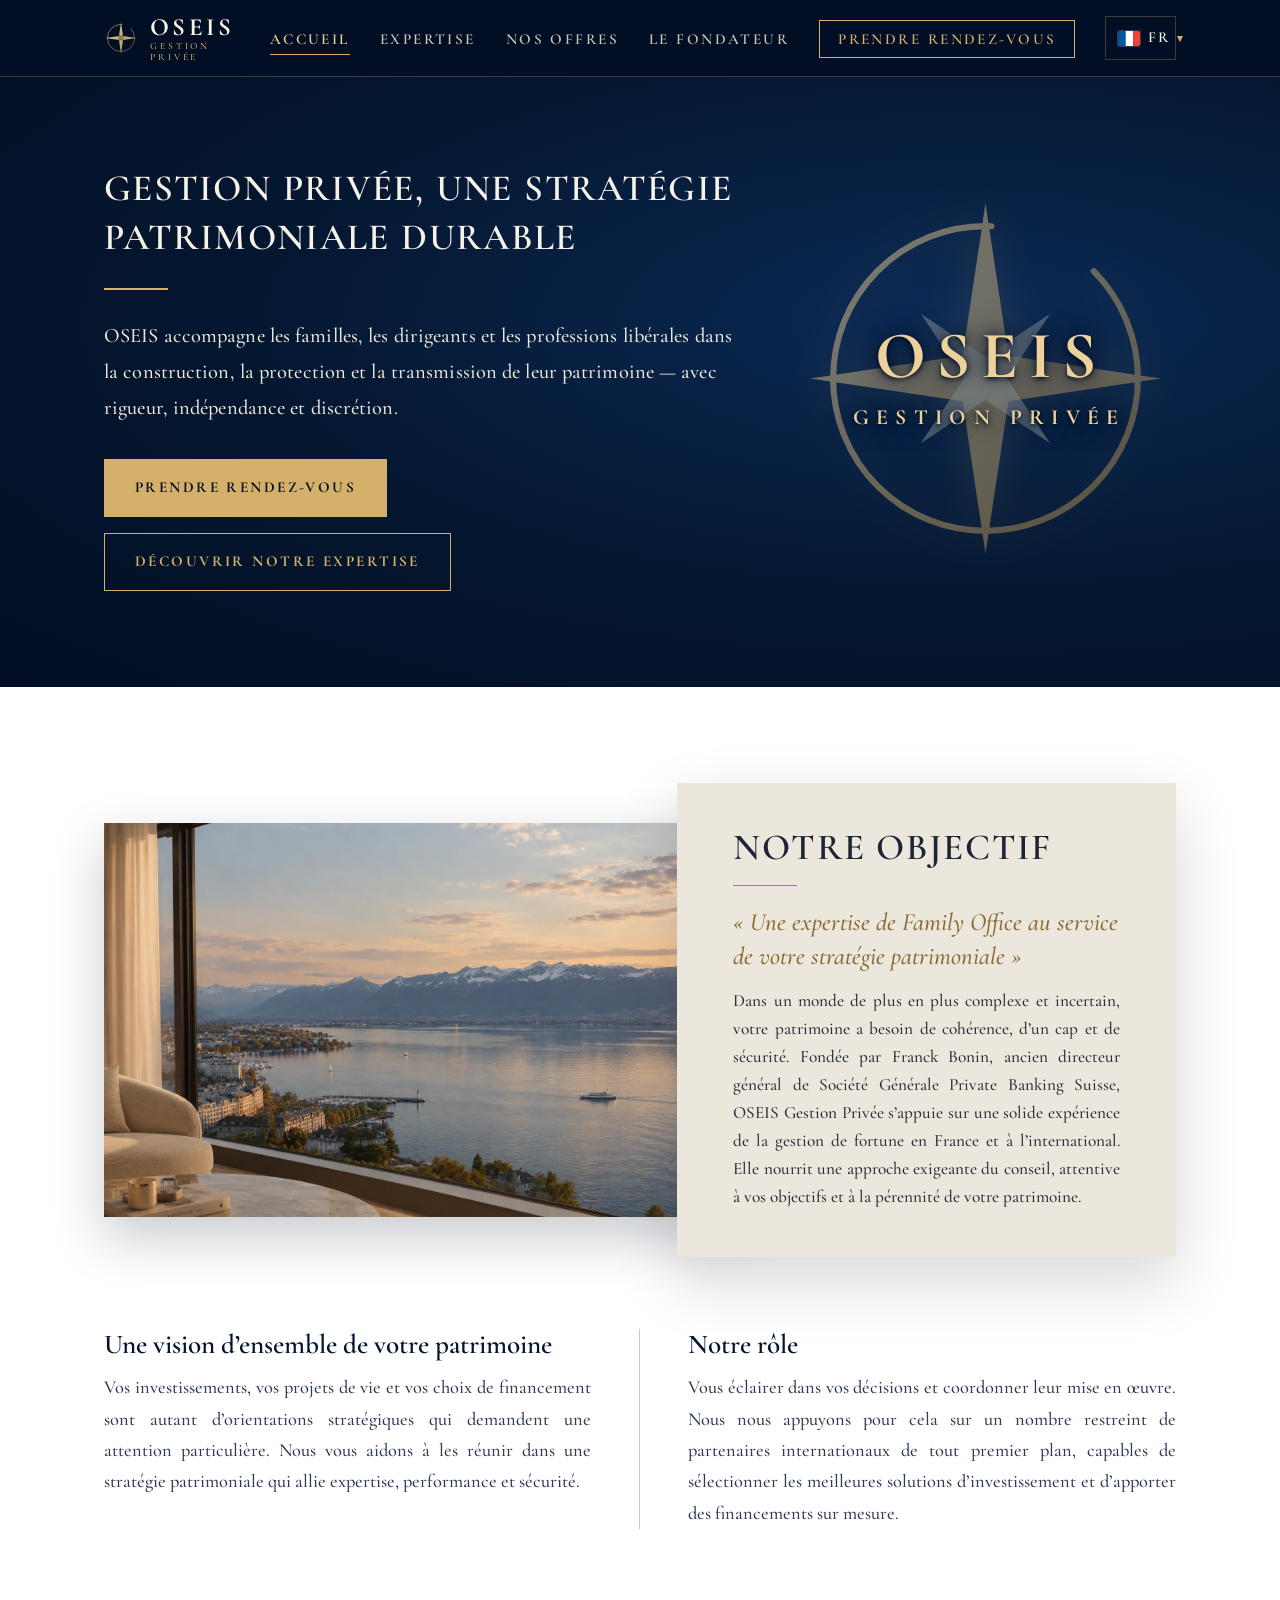
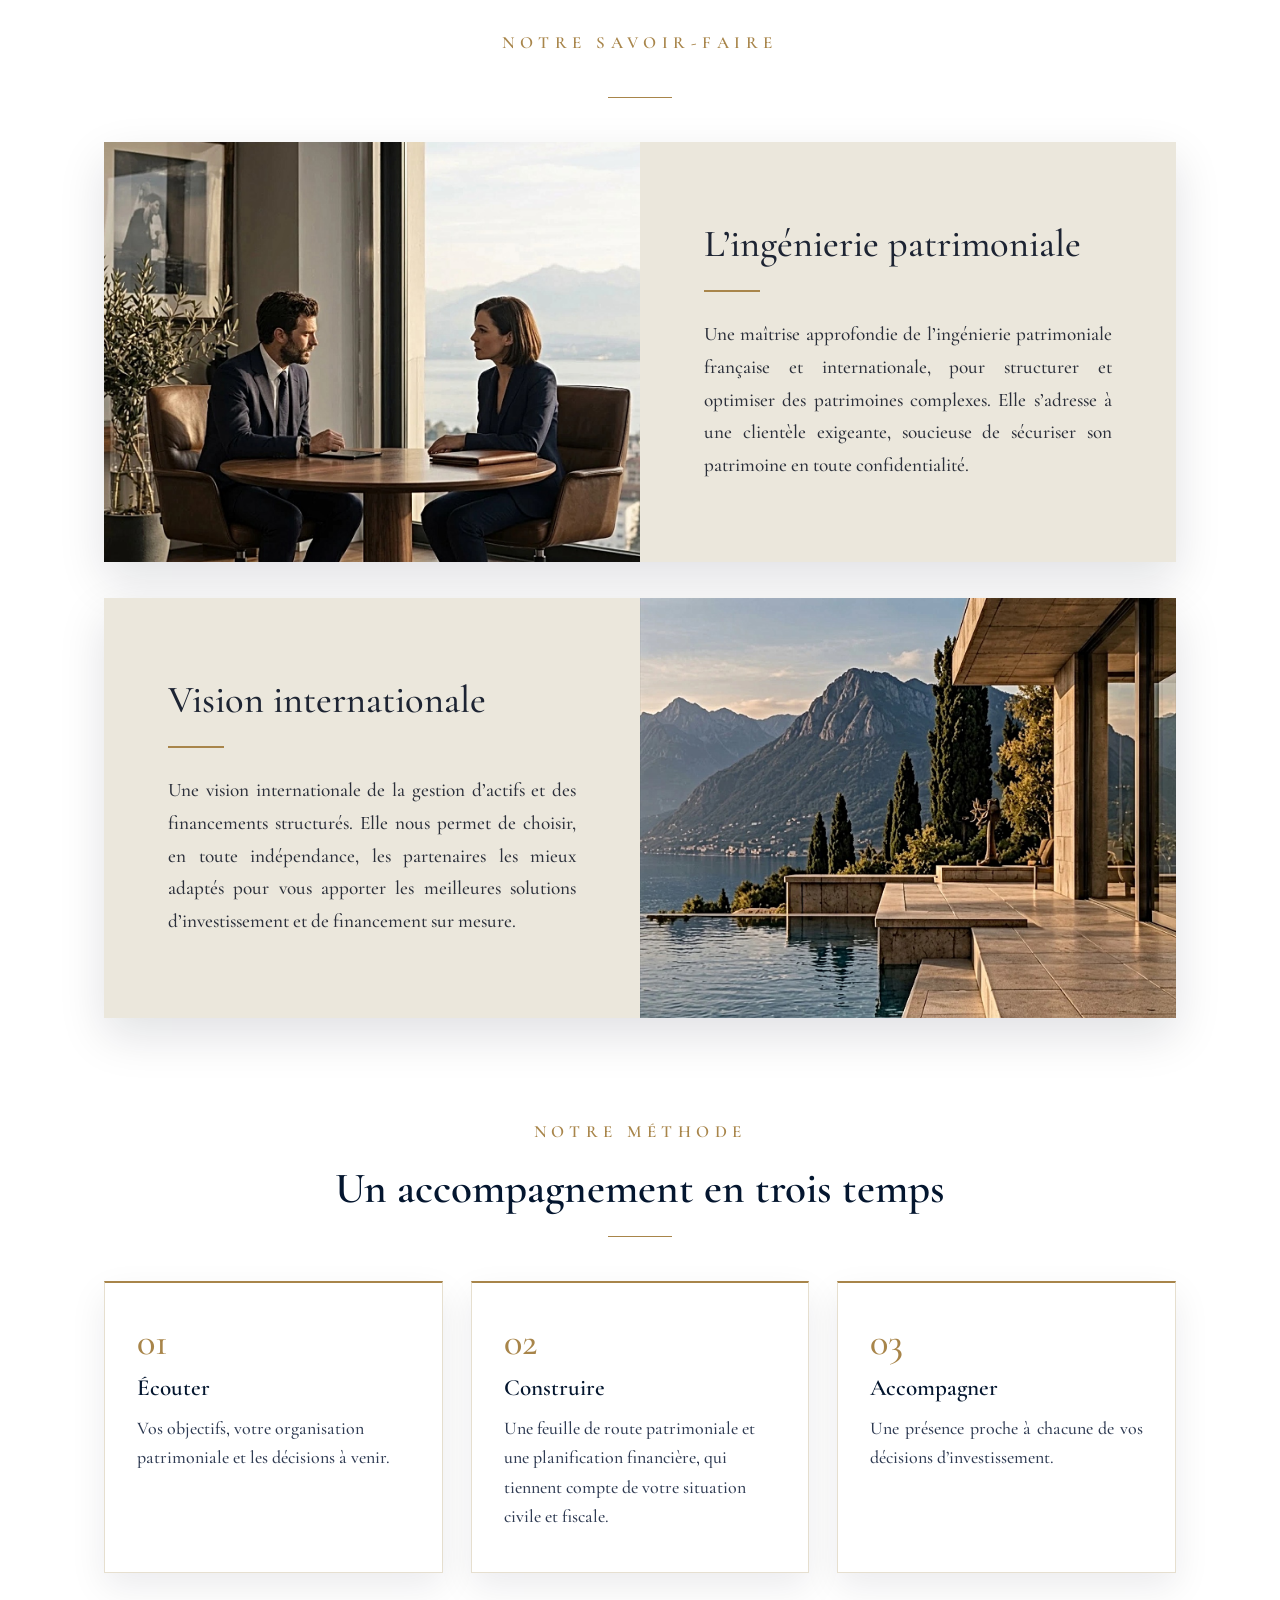
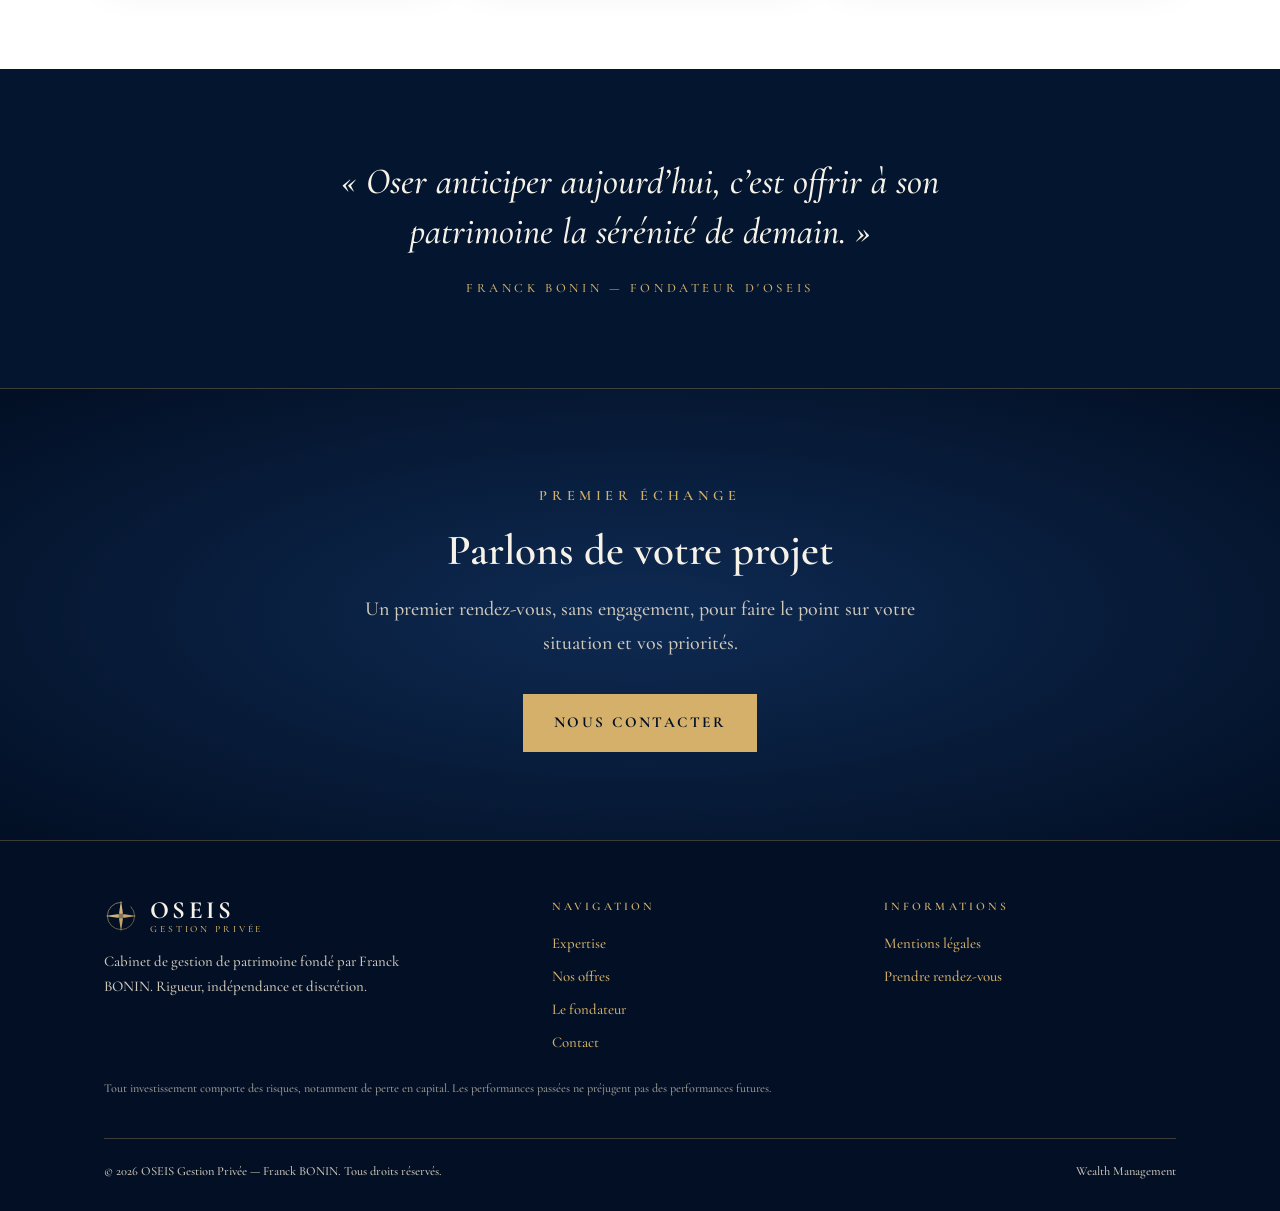
<file: index.html>
<!DOCTYPE html>
<html lang="fr" class="no-js">
<head>
<meta charset="UTF-8">
<meta name="viewport" content="width=device-width, initial-scale=1.0">
<title>OSEIS Gestion Privée — Wealth Management</title>
<meta name="description" content="OSEIS Gestion Privée, cabinet de gestion de patrimoine fondé par Franck BONIN. Une approche sur mesure, indépendante et à long terme.">
<link rel="icon" href="images/logo-oseis-gp.webp">
<link rel="preconnect" href="https://fonts.googleapis.com">
<link rel="preconnect" href="https://fonts.gstatic.com" crossorigin>
<link href="https://fonts.googleapis.com/css2?family=Cormorant+Garamond:ital,wght@0,500;0,600;0,700;1,500&family=Inter:wght@400;500;600&display=swap" rel="stylesheet">
<link rel="stylesheet" href="css/style.css?v=202611112114">
</head>
<body>

<header class="site-header">
  <div class="header-inner">
    <a href="index.html" class="brand" aria-label="OSEIS Gestion Privée — accueil">
      <svg viewBox="0 0 100 100" aria-hidden="true"><use href="#compass"/></svg>
      <span class="brand-text"><strong>OSEIS</strong><span>Gestion Privée</span></span>
    </a>
    <button class="nav-toggle" aria-label="Ouvrir le menu" aria-expanded="false">☰</button>
    <nav class="main-nav" aria-label="Navigation principale">
      <ul>
        <li><a href="index.html" aria-current="page">Accueil</a></li>
        <li><a href="expertise.html">Expertise</a></li>
        <li><a href="offres.html">Nos offres</a></li>
        <li><a href="fondateur.html">Le fondateur</a></li>
        <li><a href="contact.html" class="nav-cta">Prendre rendez-vous</a></li>
        <li class="lang"><button type="button" class="lang-btn" aria-haspopup="listbox" aria-expanded="false" aria-label="Langue / Language"><img class="lang-flag" src="images/flags/fr.svg" alt="" width="22" height="15"><span class="lang-code">FR</span><span class="caret" aria-hidden="true">▾</span></button><ul class="lang-menu" role="listbox" hidden><li role="presentation"><button type="button" role="option" data-lang="fr"><img src="images/flags/fr.svg" alt="" width="22" height="15">Français</button></li><li role="presentation"><button type="button" role="option" data-lang="en"><img src="images/flags/gb.svg" alt="" width="22" height="15">English</button></li></ul></li>
      </ul>
    </nav>
  </div>
</header>

<svg width="0" height="0" style="position:absolute" aria-hidden="true">
  <defs>
    <linearGradient id="g" x1="0" y1="0" x2="1" y2="1"><stop offset="0" stop-color="#ecd29a"/><stop offset="1" stop-color="#a8854a"/></linearGradient>
    <symbol id="compass" viewBox="0 0 100 100">
      <circle cx="50" cy="50" r="40" fill="none" stroke="url(#g)" stroke-width="1.6" stroke-dasharray="190 30" stroke-linecap="round"/>
      <path d="M50 4 L56 44 L96 50 L56 56 L50 96 L44 56 L4 50 L44 44 Z" fill="url(#g)"/>
      <path d="M50 26 L54 46 L74 50 L54 54 L50 74 L46 54 L26 50 L46 46 Z" fill="#04162f" opacity=".35" transform="rotate(45 50 50)"/>
    </symbol>
    <symbol id="compass-hero" viewBox="0 0 100 100">
      <circle cx="50" cy="50" r="40" fill="none" stroke="url(#g)" stroke-width="1.6" stroke-dasharray="190 30" stroke-linecap="round"/>
      <path d="M50 4 L56 44 L96 50 L56 56 L50 96 L44 56 L4 50 L44 44 Z" fill="url(#g)"/>
      <path d="M50 26 L54 46 L74 50 L54 54 L50 74 L46 54 L26 50 L46 46 Z" fill="#fff6dc" opacity=".55" transform="rotate(45 50 50)"/>
    </symbol>
  </defs>
</svg>

<main>
  <section class="hero">
    <div class="container hero-grid">
      <div>
        <h1>Gestion <span>privée</span>, une stratégie patrimoniale durable</h1>
        <hr class="rule">
        <p class="lead">OSEIS accompagne les familles, les dirigeants et les professions libérales dans la construction, la protection et la transmission de leur patrimoine — avec rigueur, indépendance et discrétion.</p>
        <div class="btn-row">
          <a href="contact.html" class="btn btn-gold">Prendre rendez-vous</a>
          <a href="expertise.html" class="btn btn-ghost">Découvrir notre expertise</a>
        </div>
      </div>
      <div class="hero-visual">
        <svg class="compass-bg" viewBox="0 0 100 100" aria-hidden="true"><use href="#compass-hero"/></svg>
        <div class="star-wordmark"><strong>OSEIS</strong><span>Gestion Privée</span></div>
        
      </div>
    </div>
  </section>

<section class="block light">
    <div class="container">
      <div class="feature reveal">
        <div class="feature-img"><img src="images/lac-leman.webp" alt="Vue sur le lac Léman et les Alpes au coucher du soleil" loading="lazy"></div>
        <div class="feature-panel">
          <h2>Notre objectif</h2>
          <hr class="rule">
          <p class="objective-quote">« Une expertise de Family Office au service de votre stratégie patrimoniale »</p>
          <p class="objective-intro">Dans un monde de plus en plus complexe et incertain, votre patrimoine a besoin de cohérence, d’un cap et de sécurité. Fondée par Franck Bonin, ancien directeur général de Société Générale Private Banking Suisse, OSEIS Gestion Privée s’appuie sur une solide expérience de la gestion de fortune en France et à l’international. Elle nourrit une approche exigeante du conseil, attentive à vos objectifs et à la pérennité de votre patrimoine.</p>
        </div>
      </div>
      <div class="duo reveal">
        <div>
          <h3>Une vision d’ensemble de votre patrimoine</h3>
          <p>Vos investissements, vos projets de vie et vos choix de financement sont autant d’orientations stratégiques qui demandent une attention particulière. Nous vous aidons à les réunir dans une stratégie patrimoniale qui allie expertise, performance et sécurité.</p>
        </div>
        <div>
          <h3>Notre rôle</h3>
          <p>Vous éclairer dans vos décisions et coordonner leur mise en œuvre. Nous nous appuyons pour cela sur un nombre restreint de partenaires internationaux de tout premier plan, capables de sélectionner les meilleures solutions d’investissement et d’apporter des financements sur mesure.</p>
        </div>
      </div>
    </div>
  </section>

  <section class="block light light--flush">
    <div class="container">
      <div class="section-head center reveal">
        <span class="eyebrow">Notre savoir‑faire</span>
        <hr class="rule center">
      </div>

      <article class="split-feature reveal">
        <div class="sf-img"><img src="images/ingenierie.jpg" alt="Un conseiller et une cliente échangent autour d’une table, face au lac" loading="lazy"></div>
        <div class="sf-panel">
          <h3>L’ingénierie patrimoniale</h3>
          <hr class="rule">
          <p>Une maîtrise approfondie de l’ingénierie patrimoniale française et internationale, pour structurer et optimiser des patrimoines complexes. Elle s’adresse à une clientèle exigeante, soucieuse de sécuriser son patrimoine en toute confidentialité.</p>
        </div>
      </article>

      <article class="split-feature split-feature--reverse reveal">
        <div class="sf-img"><img src="images/vision-internationale.jpg" alt="Terrasse sur un lac de montagne au coucher du soleil" loading="lazy"></div>
        <div class="sf-panel">
          <h3>Vision internationale</h3>
          <hr class="rule">
          <p>Une vision internationale de la gestion d’actifs et des financements structurés. Elle nous permet de choisir, en toute indépendance, les partenaires les mieux adaptés pour vous apporter les meilleures solutions d’investissement et de financement sur mesure.</p>
        </div>
      </article>
    </div>
  </section>

  <section class="block light light--flush">
    <div class="container">
      <div class="section-head center reveal">
        <span class="eyebrow">Notre méthode</span>
        <h2>Un accompagnement en trois temps</h2>
        <hr class="rule center">
      </div>
      <div class="values">
        <article class="card reveal"><span class="num">01</span><h3>Écouter</h3><p>Vos objectifs, votre organisation patrimoniale et les décisions à venir.</p></article>
        <article class="card reveal"><span class="num">02</span><h3>Construire</h3><p>Une feuille de route patrimoniale et une planification financière, qui tiennent compte de votre situation civile et fiscale.</p></article>
        <article class="card reveal"><span class="num">03</span><h3>Accompagner</h3><p class="justify">Une présence proche à chacune de vos décisions d’investissement.</p></article>
      </div>
    </div>
  </section>

  <section class="block">
    <div class="container quote reveal">
      <blockquote>« Oser anticiper aujourd’hui, c’est offrir à son patrimoine la sérénité de demain. »</blockquote>
      <cite>Franck BONIN — Fondateur d'OSEIS</cite>
    </div>
  </section>

  <section class="cta-band">
    <div class="container reveal">
      <span class="eyebrow">Premier échange</span>
      <h2>Parlons de votre projet</h2>
      <p>Un premier rendez-vous, sans engagement, pour faire le point sur votre situation et vos priorités.</p>
      <div class="btn-row"><a href="contact.html" class="btn btn-gold">Nous contacter</a></div>
    </div>
  </section>
</main>

<footer class="site-footer">
  <div class="container">
    <div class="footer-inner">
      <div>
        <a href="index.html" class="brand"><svg viewBox="0 0 100 100" aria-hidden="true"><use href="#compass"/></svg><span class="brand-text"><strong>OSEIS</strong><span>Gestion Privée</span></span></a>
        <p>Cabinet de gestion de patrimoine fondé par Franck BONIN. Rigueur, indépendance et discrétion.</p>
      </div>
      <div><h4>Navigation</h4><ul><li><a href="expertise.html">Expertise</a></li><li><a href="offres.html">Nos offres</a></li><li><a href="fondateur.html">Le fondateur</a></li><li><a href="contact.html">Contact</a></li></ul></div>
      <div><h4>Informations</h4><ul><li><a href="mentions-legales.html">Mentions légales</a></li><li><a href="contact.html">Prendre rendez-vous</a></li></ul></div>
    </div>
    <p class="risk">Tout investissement comporte des risques, notamment de perte en capital. Les performances passées ne préjugent pas des performances futures.</p>
    <div class="footer-bottom"><span>© 2026 OSEIS Gestion Privée — Franck BONIN. Tous droits réservés.</span><span>Wealth Management</span></div>
  </div>
</footer>
<script src="js/main.js?v=202611112114"></script>
<script src="js/i18n.js?v=202611112114"></script>
</body>
</html>
</file>
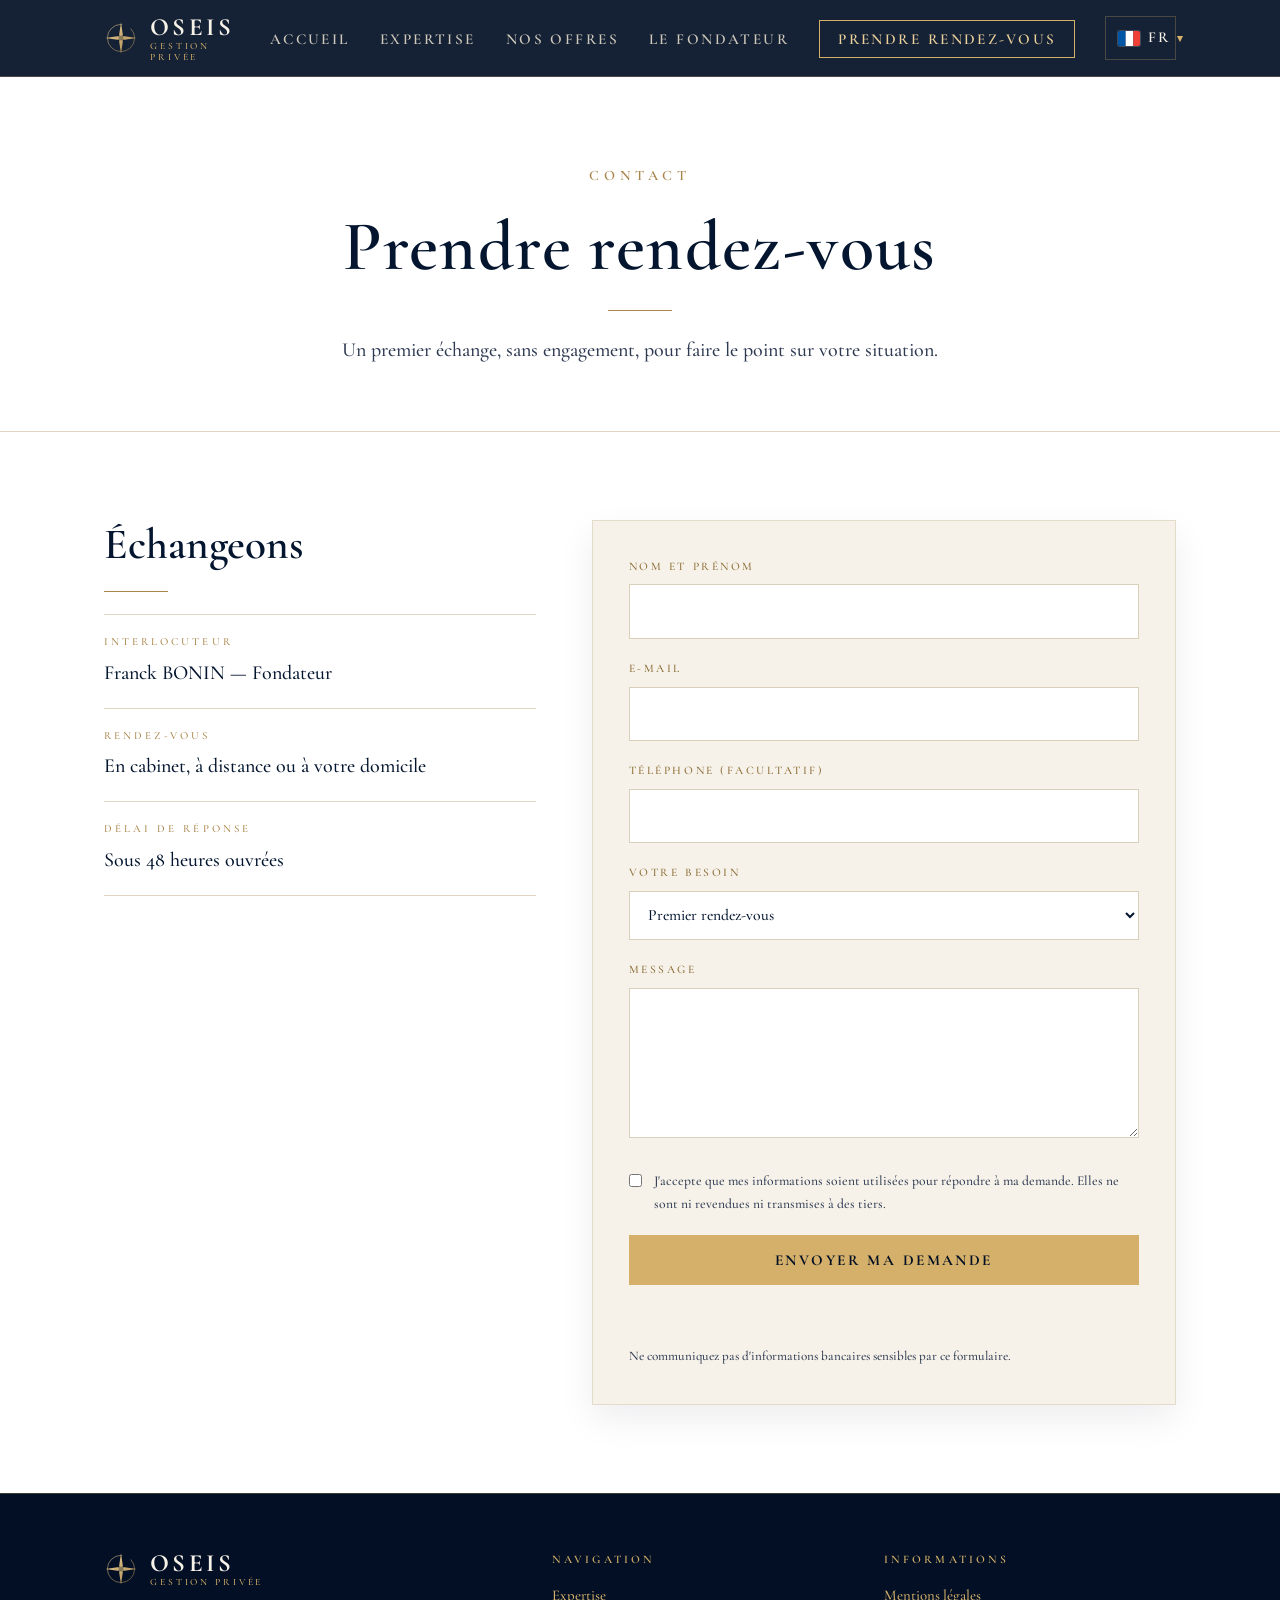
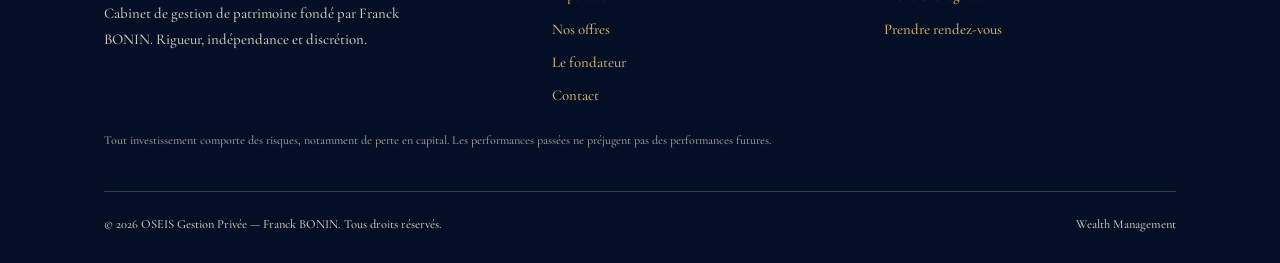
<file: contact.html>
<!DOCTYPE html>
<html lang="fr" class="no-js">
<head>
<meta charset="UTF-8">
<meta name="viewport" content="width=device-width, initial-scale=1.0">
<title>Contact — OSEIS Gestion Privée</title>
<meta name="description" content="Prenez rendez-vous avec Franck BONIN, fondateur d’OSEIS Gestion Privée.">
<link rel="icon" href="images/logo-oseis-gp.webp">
<link rel="preconnect" href="https://fonts.googleapis.com">
<link rel="preconnect" href="https://fonts.gstatic.com" crossorigin>
<link href="https://fonts.googleapis.com/css2?family=Cormorant+Garamond:ital,wght@0,500;0,600;0,700;1,500&family=Inter:wght@400;500;600&display=swap" rel="stylesheet">
<link rel="stylesheet" href="css/style.css?v=202611112114">
</head>
<body class="page-light">

<header class="site-header">
  <div class="header-inner">
    <a href="index.html" class="brand" aria-label="OSEIS Gestion Privée — accueil">
      <svg viewBox="0 0 100 100" aria-hidden="true"><use href="#compass"/></svg>
      <span class="brand-text"><strong>OSEIS</strong><span>Gestion Privée</span></span>
    </a>
    <button class="nav-toggle" aria-label="Ouvrir le menu" aria-expanded="false">☰</button>
    <nav class="main-nav" aria-label="Navigation principale">
      <ul>
        <li><a href="index.html">Accueil</a></li>
        <li><a href="expertise.html">Expertise</a></li>
        <li><a href="offres.html">Nos offres</a></li>
        <li><a href="fondateur.html">Le fondateur</a></li>
        <li><a href="contact.html" aria-current="page" class="nav-cta">Prendre rendez-vous</a></li>
        <li class="lang"><button type="button" class="lang-btn" aria-haspopup="listbox" aria-expanded="false" aria-label="Langue / Language"><img class="lang-flag" src="images/flags/fr.svg" alt="" width="22" height="15"><span class="lang-code">FR</span><span class="caret" aria-hidden="true">▾</span></button><ul class="lang-menu" role="listbox" hidden><li role="presentation"><button type="button" role="option" data-lang="fr"><img src="images/flags/fr.svg" alt="" width="22" height="15">Français</button></li><li role="presentation"><button type="button" role="option" data-lang="en"><img src="images/flags/gb.svg" alt="" width="22" height="15">English</button></li></ul></li>
      </ul>
    </nav>
  </div>
</header>

<svg width="0" height="0" style="position:absolute" aria-hidden="true">
  <defs>
    <linearGradient id="g" x1="0" y1="0" x2="1" y2="1"><stop offset="0" stop-color="#ecd29a"/><stop offset="1" stop-color="#a8854a"/></linearGradient>
    <symbol id="compass" viewBox="0 0 100 100">
      <circle cx="50" cy="50" r="40" fill="none" stroke="url(#g)" stroke-width="1.6" stroke-dasharray="190 30" stroke-linecap="round"/>
      <path d="M50 4 L56 44 L96 50 L56 56 L50 96 L44 56 L4 50 L44 44 Z" fill="url(#g)"/>
      <path d="M50 26 L54 46 L74 50 L54 54 L50 74 L46 54 L26 50 L46 46 Z" fill="#04162f" opacity=".35" transform="rotate(45 50 50)"/>
    </symbol>
  </defs>
</svg>
<main>
<section class="page-hero"><div class="container"><span class="eyebrow">Contact</span><h1>Prendre rendez-vous</h1><hr class="rule center"><p>Un premier échange, sans engagement, pour faire le point sur votre situation.</p></div></section>
<section class="block"><div class="container contact-grid">
<div class="reveal"><h2>Échangeons</h2><hr class="rule">
<ul class="info-list">
<li><small>Interlocuteur</small><span>Franck BONIN — Fondateur</span></li>
<li><small>Rendez-vous</small><span>En cabinet, à distance ou à votre domicile</span></li>
<li><small>Délai de réponse</small><span>Sous 48 heures ouvrées</span></li>
</ul></div>
<form class="contact-form reveal" id="contact-form" novalidate>
<div class="field"><label for="nom">Nom et prénom</label><input id="nom" name="nom" type="text" required autocomplete="name"></div>
<div class="field"><label for="email">E-mail</label><input id="email" name="email" type="email" required autocomplete="email"></div>
<div class="field"><label for="tel">Téléphone (facultatif)</label><input id="tel" name="tel" type="tel" autocomplete="tel"></div>
<div class="field"><label for="sujet">Votre besoin</label><select id="sujet" name="sujet"><option>Premier rendez-vous</option><option>Stratégie patrimoniale</option><option>Épargne &amp; investissement</option><option>Transmission &amp; succession</option><option>Dirigeant / profession libérale</option><option>Autre</option></select></div>
<div class="field"><label for="message">Message</label><textarea id="message" name="message" required></textarea></div>
<input class="honey" type="text" name="website" tabindex="-1" autocomplete="off" aria-hidden="true">
<label class="consent"><input type="checkbox" name="rgpd" required><span>J'accepte que mes informations soient utilisées pour répondre à ma demande. Elles ne sont ni revendues ni transmises à des tiers.</span></label>
<button type="submit" class="btn btn-gold">Envoyer ma demande</button>
<p class="form-status" id="form-status" role="status"></p>
<p class="form-note">Ne communiquez pas d'informations bancaires sensibles par ce formulaire.</p>
</form></div></section>
</main>
<footer class="site-footer">
  <div class="container">
    <div class="footer-inner">
      <div>
        <a href="index.html" class="brand"><svg viewBox="0 0 100 100" aria-hidden="true"><use href="#compass"/></svg><span class="brand-text"><strong>OSEIS</strong><span>Gestion Privée</span></span></a>
        <p>Cabinet de gestion de patrimoine fondé par Franck BONIN. Rigueur, indépendance et discrétion.</p>
      </div>
      <div><h4>Navigation</h4><ul><li><a href="expertise.html">Expertise</a></li><li><a href="offres.html">Nos offres</a></li><li><a href="fondateur.html">Le fondateur</a></li><li><a href="contact.html">Contact</a></li></ul></div>
      <div><h4>Informations</h4><ul><li><a href="mentions-legales.html">Mentions légales</a></li><li><a href="contact.html">Prendre rendez-vous</a></li></ul></div>
    </div>
    <p class="risk">Tout investissement comporte des risques, notamment de perte en capital. Les performances passées ne préjugent pas des performances futures.</p>
    <div class="footer-bottom"><span>© 2026 OSEIS Gestion Privée — Franck BONIN. Tous droits réservés.</span><span>Wealth Management</span></div>
  </div>
</footer>
<script src="js/main.js?v=202611112114"></script>
<script src="js/i18n.js?v=202611112114"></script>
</body>
</html>
</file>
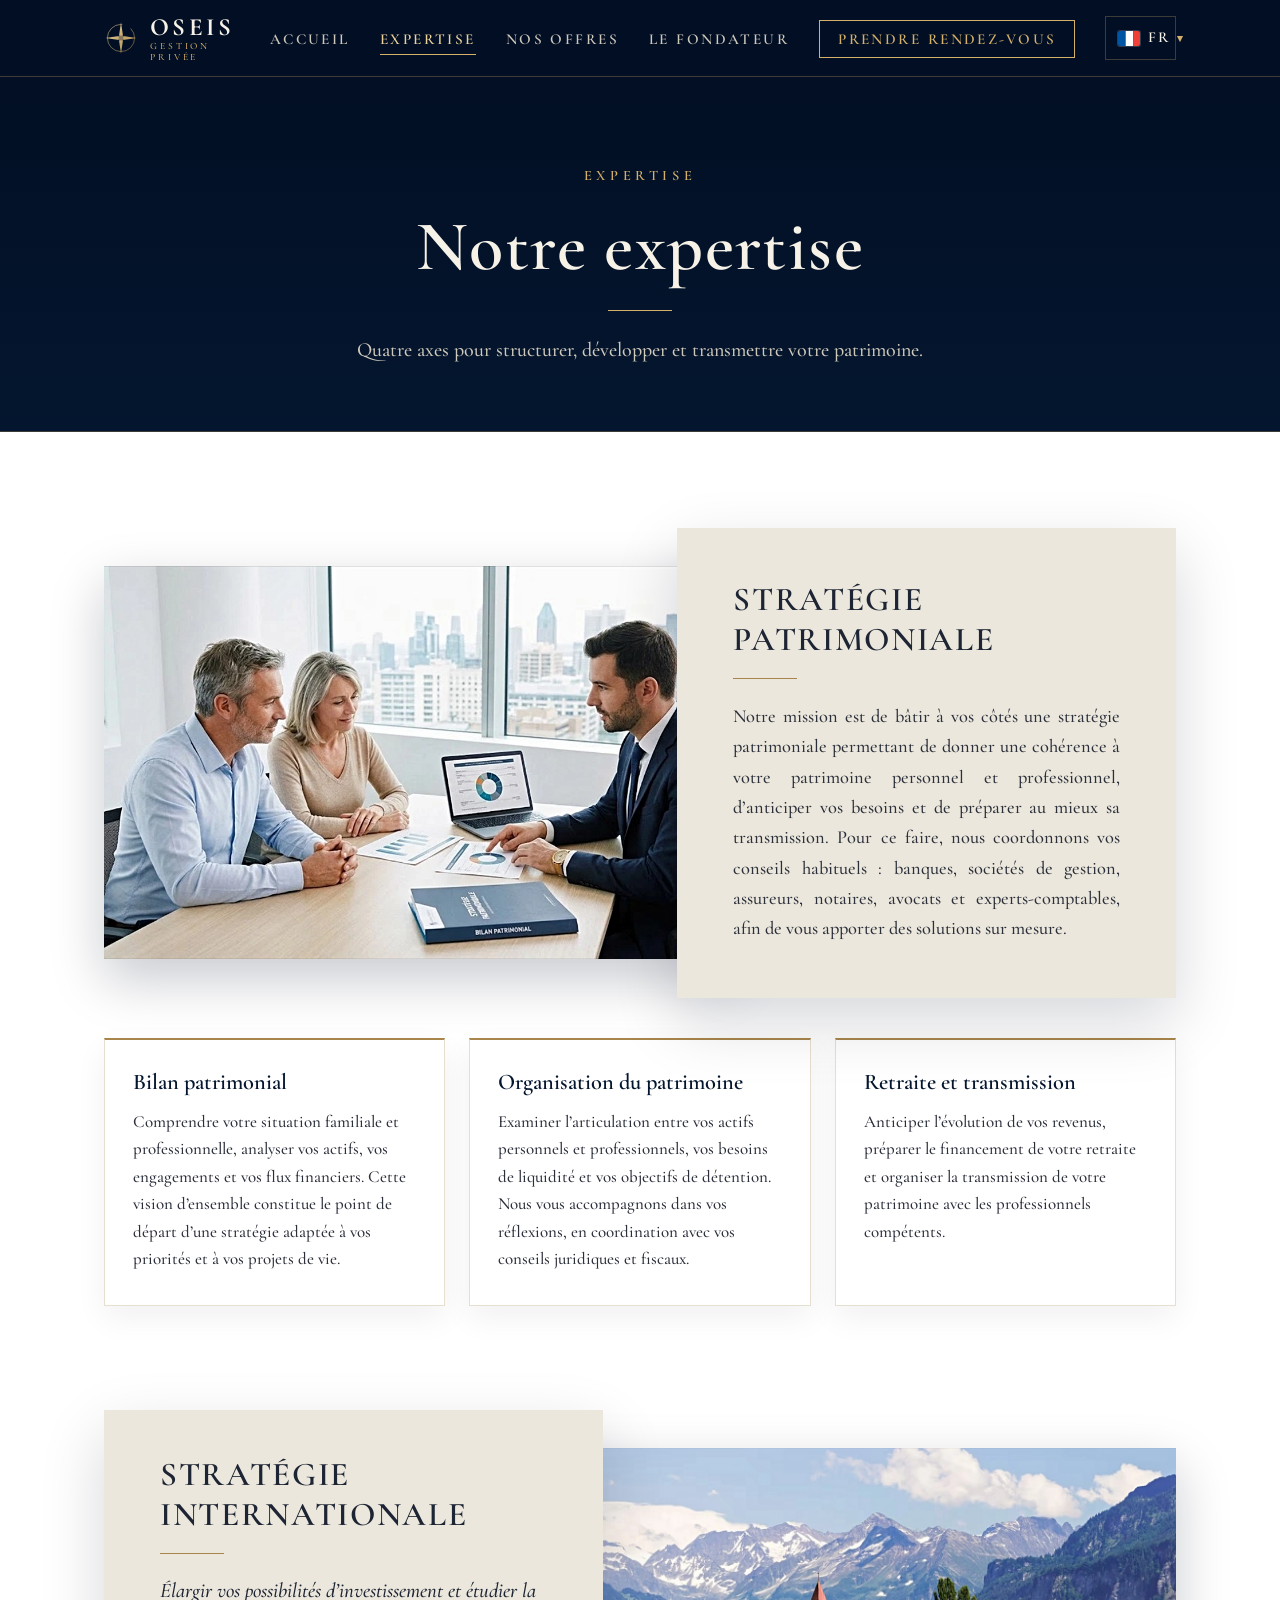
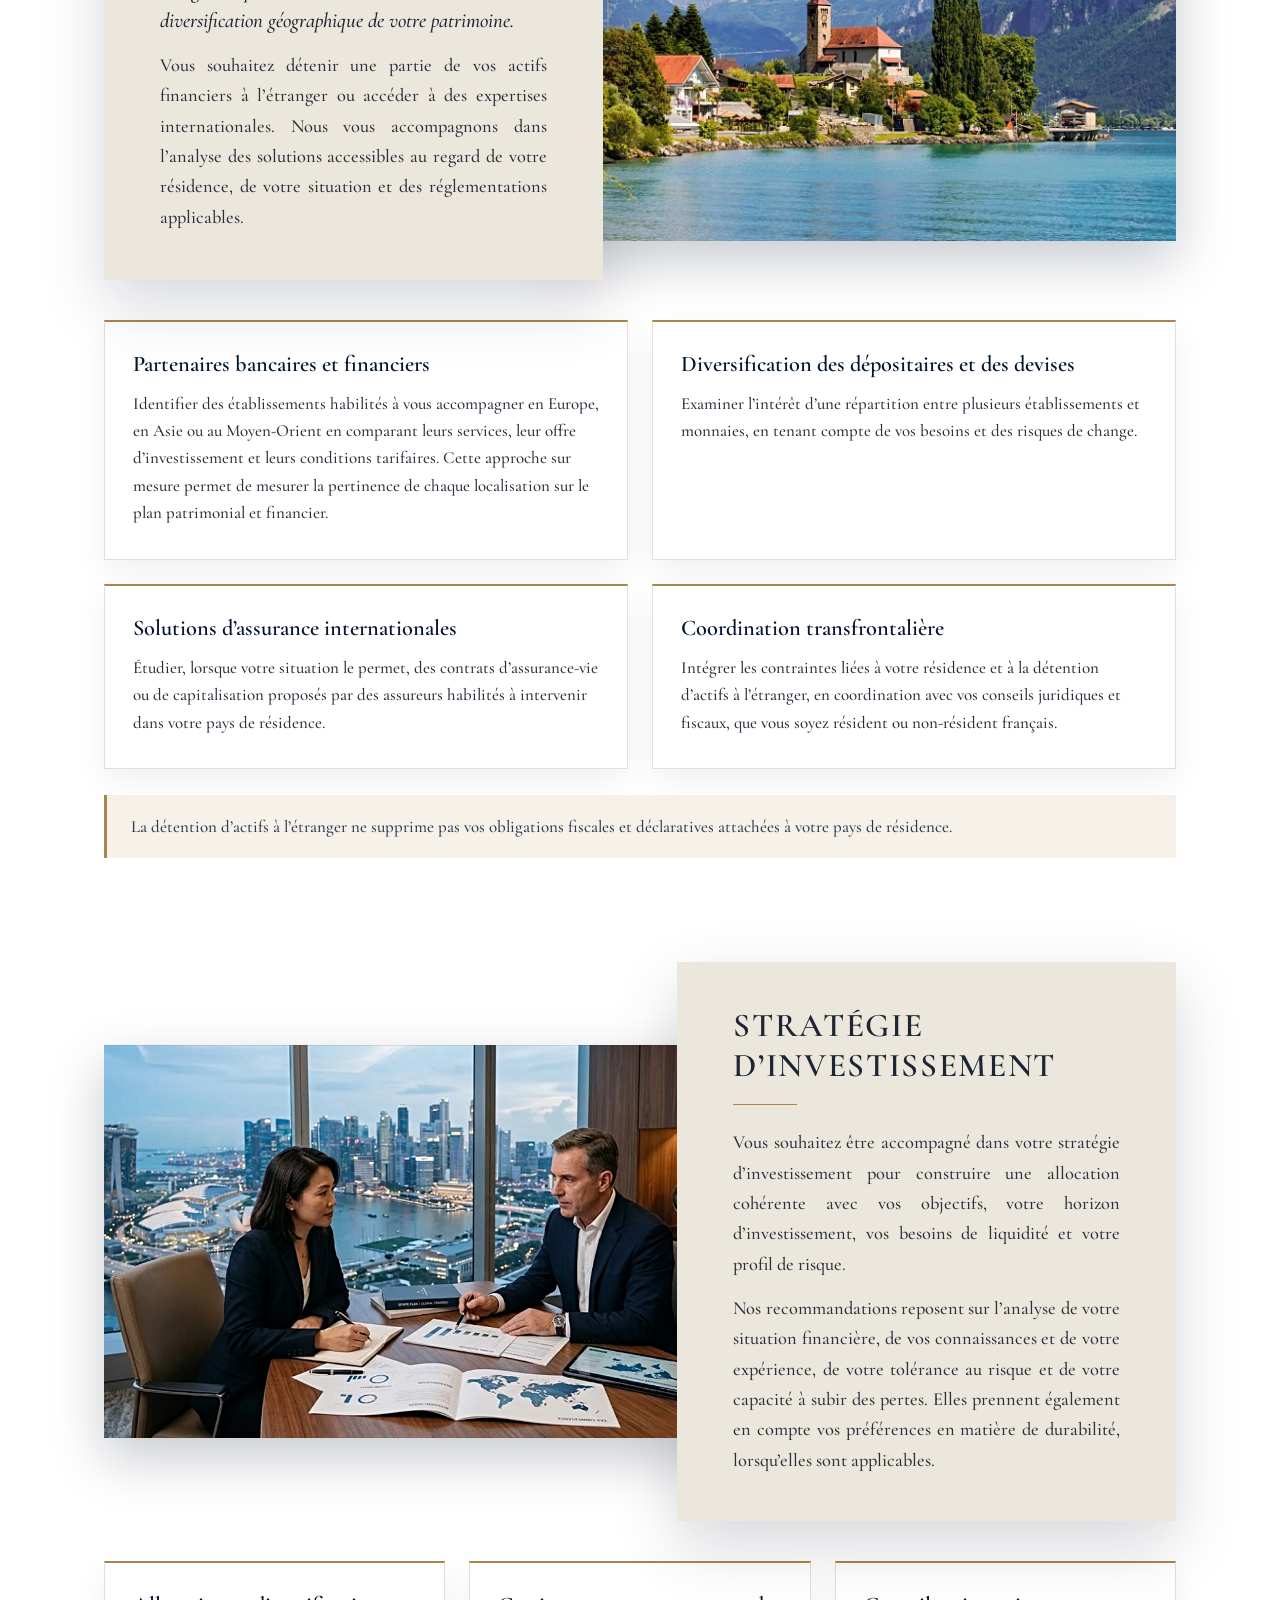
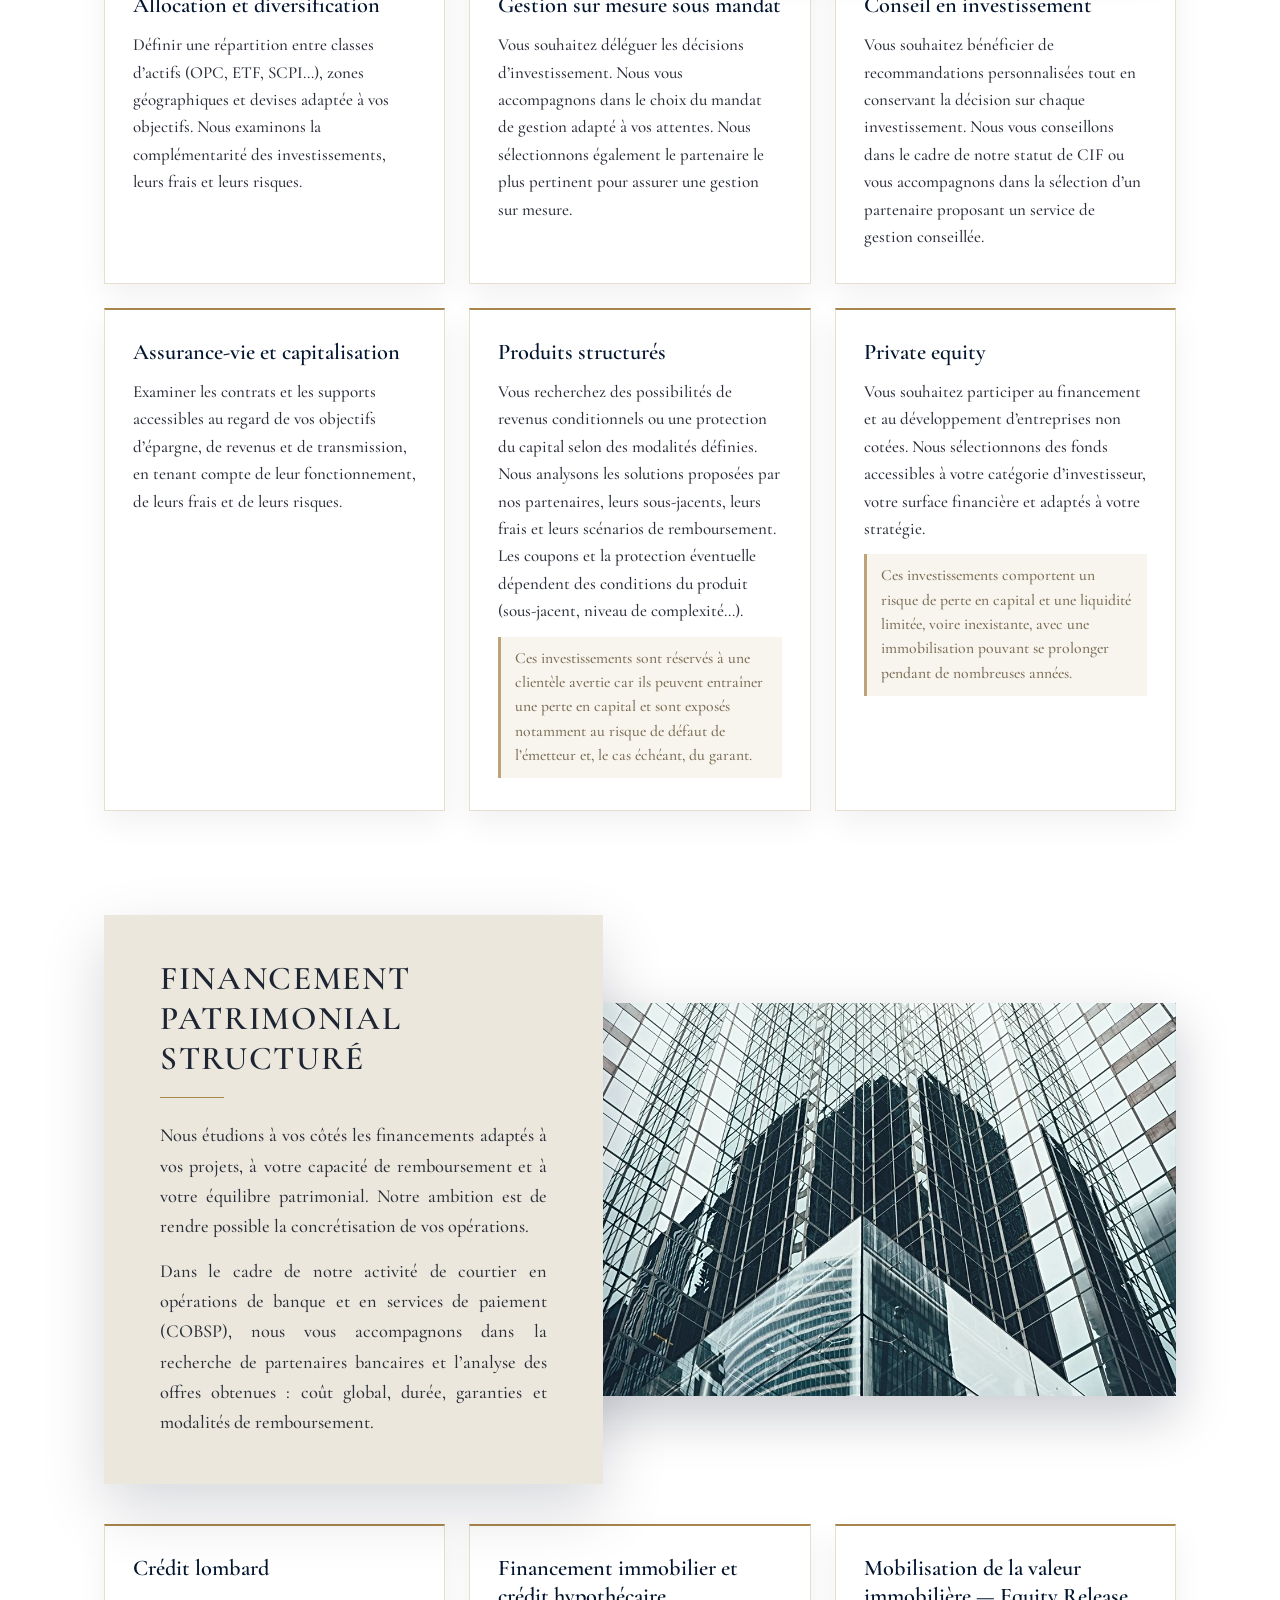
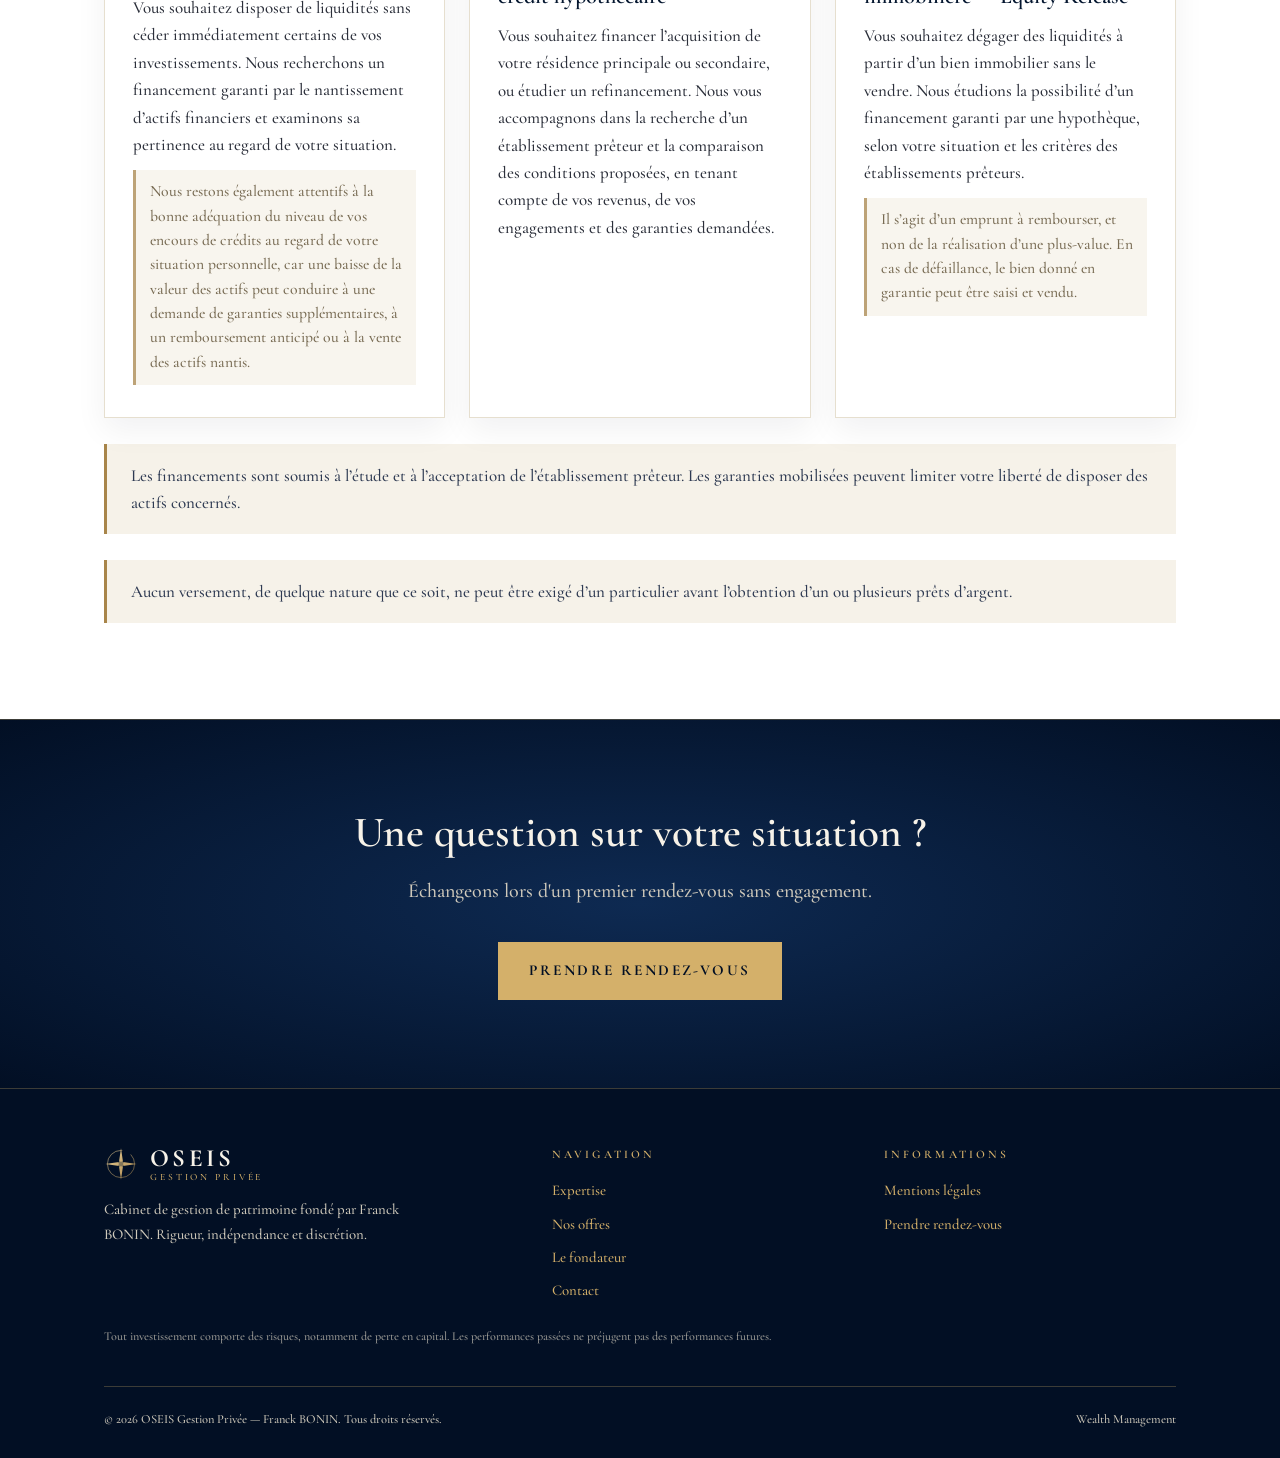
<file: expertise.html>
<!DOCTYPE html>
<html lang="fr" class="no-js">
<head>
<meta charset="UTF-8">
<meta name="viewport" content="width=device-width, initial-scale=1.0">
<title>Expertise — OSEIS Gestion Privée</title>
<meta name="description" content="Stratégie patrimoniale, épargne, immobilier, fiscalité et transmission : l’expertise d’OSEIS Gestion Privée.">
<link rel="icon" href="images/logo-oseis-gp.webp">
<link rel="preconnect" href="https://fonts.googleapis.com">
<link rel="preconnect" href="https://fonts.gstatic.com" crossorigin>
<link href="https://fonts.googleapis.com/css2?family=Cormorant+Garamond:ital,wght@0,500;0,600;0,700;1,500&family=Inter:wght@400;500;600&display=swap" rel="stylesheet">
<link rel="stylesheet" href="css/style.css?v=202611112114">
</head>
<body>

<header class="site-header">
  <div class="header-inner">
    <a href="index.html" class="brand" aria-label="OSEIS Gestion Privée — accueil">
      <svg viewBox="0 0 100 100" aria-hidden="true"><use href="#compass"/></svg>
      <span class="brand-text"><strong>OSEIS</strong><span>Gestion Privée</span></span>
    </a>
    <button class="nav-toggle" aria-label="Ouvrir le menu" aria-expanded="false">☰</button>
    <nav class="main-nav" aria-label="Navigation principale">
      <ul>
        <li><a href="index.html">Accueil</a></li>
        <li><a href="expertise.html" aria-current="page">Expertise</a></li>
        <li><a href="offres.html">Nos offres</a></li>
        <li><a href="fondateur.html">Le fondateur</a></li>
        <li><a href="contact.html" class="nav-cta">Prendre rendez-vous</a></li>
        <li class="lang"><button type="button" class="lang-btn" aria-haspopup="listbox" aria-expanded="false" aria-label="Langue / Language"><img class="lang-flag" src="images/flags/fr.svg" alt="" width="22" height="15"><span class="lang-code">FR</span><span class="caret" aria-hidden="true">▾</span></button><ul class="lang-menu" role="listbox" hidden><li role="presentation"><button type="button" role="option" data-lang="fr"><img src="images/flags/fr.svg" alt="" width="22" height="15">Français</button></li><li role="presentation"><button type="button" role="option" data-lang="en"><img src="images/flags/gb.svg" alt="" width="22" height="15">English</button></li></ul></li>
      </ul>
    </nav>
  </div>
</header>

<svg width="0" height="0" style="position:absolute" aria-hidden="true">
  <defs>
    <linearGradient id="g" x1="0" y1="0" x2="1" y2="1"><stop offset="0" stop-color="#ecd29a"/><stop offset="1" stop-color="#a8854a"/></linearGradient>
    <symbol id="compass" viewBox="0 0 100 100">
      <circle cx="50" cy="50" r="40" fill="none" stroke="url(#g)" stroke-width="1.6" stroke-dasharray="190 30" stroke-linecap="round"/>
      <path d="M50 4 L56 44 L96 50 L56 56 L50 96 L44 56 L4 50 L44 44 Z" fill="url(#g)"/>
      <path d="M50 26 L54 46 L74 50 L54 54 L50 74 L46 54 L26 50 L46 46 Z" fill="#04162f" opacity=".35" transform="rotate(45 50 50)"/>
    </symbol>
  </defs>
</svg>
<main>
<section class="page-hero"><div class="container"><span class="eyebrow">Expertise</span><h1>Notre expertise</h1><hr class="rule center"><p>Quatre axes pour structurer, développer et transmettre votre patrimoine.</p></div></section>
<section class="block light expertise-list"><div class="container">

<!-- 1 · Stratégie patrimoniale -->
<article class="expertise" id="strategie-patrimoniale">
  <div class="feature reveal">
    <div class="feature-img"><img src="images/expertise-1.jpg?v=202611112002" alt="Un conseiller et un couple échangent autour d’un bilan patrimonial" loading="lazy"></div>
    <div class="feature-panel">
      <h3>Stratégie patrimoniale</h3><hr class="rule">
      <p>Notre mission est de bâtir à vos côtés une stratégie patrimoniale permettant de donner une cohérence à votre patrimoine personnel et professionnel, d’anticiper vos besoins et de préparer au mieux sa transmission. Pour ce faire, nous coordonnons vos conseils habituels : banques, sociétés de gestion, assureurs, notaires, avocats et experts-comptables, afin de vous apporter des solutions sur mesure.</p>
    </div>
  </div>
  <div class="detail-grid reveal">
    <div class="detail"><h4>Bilan patrimonial</h4><p>Comprendre votre situation familiale et professionnelle, analyser vos actifs, vos engagements et vos flux financiers. Cette vision d’ensemble constitue le point de départ d’une stratégie adaptée à vos priorités et à vos projets de vie.</p></div>
    <div class="detail"><h4>Organisation du patrimoine</h4><p>Examiner l’articulation entre vos actifs personnels et professionnels, vos besoins de liquidité et vos objectifs de détention. Nous vous accompagnons dans vos réflexions, en coordination avec vos conseils juridiques et fiscaux.</p></div>
    <div class="detail"><h4>Retraite et transmission</h4><p>Anticiper l’évolution de vos revenus, préparer le financement de votre retraite et organiser la transmission de votre patrimoine avec les professionnels compétents.</p></div>
  </div>
</article>

<!-- 2 · Stratégie internationale -->
<article class="expertise" id="strategie-internationale">
  <div class="feature feature--reverse reveal">
    <div class="feature-img"><img src="images/expertise-3.jpg?v=202611112002" alt="Un village au bord d’un lac suisse, face aux Alpes" loading="lazy"></div>
    <div class="feature-panel">
      <h3>Stratégie internationale</h3><hr class="rule">
      <p class="panel-lead">Élargir vos possibilités d’investissement et étudier la diversification géographique de votre patrimoine.</p>
      <p>Vous souhaitez détenir une partie de vos actifs financiers à l’étranger ou accéder à des expertises internationales. Nous vous accompagnons dans l’analyse des solutions accessibles au regard de votre résidence, de votre situation et des réglementations applicables.</p>
    </div>
  </div>
  <div class="detail-grid detail-grid--2 reveal">
    <div class="detail"><h4>Partenaires bancaires et financiers</h4><p>Identifier des établissements habilités à vous accompagner en Europe, en Asie ou au Moyen-Orient en comparant leurs services, leur offre d’investissement et leurs conditions tarifaires. Cette approche sur mesure permet de mesurer la pertinence de chaque localisation sur le plan patrimonial et financier.</p></div>
    <div class="detail"><h4>Diversification des dépositaires et des devises</h4><p>Examiner l’intérêt d’une répartition entre plusieurs établissements et monnaies, en tenant compte de vos besoins et des risques de change.</p></div>
    <div class="detail"><h4>Solutions d’assurance internationales</h4><p>Étudier, lorsque votre situation le permet, des contrats d’assurance-vie ou de capitalisation proposés par des assureurs habilités à intervenir dans votre pays de résidence.</p></div>
    <div class="detail"><h4>Coordination transfrontalière</h4><p>Intégrer les contraintes liées à votre résidence et à la détention d’actifs à l’étranger, en coordination avec vos conseils juridiques et fiscaux, que vous soyez résident ou non-résident français.</p></div>
  </div>
  <p class="callout reveal">La détention d’actifs à l’étranger ne supprime pas vos obligations fiscales et déclaratives attachées à votre pays de résidence.</p>
</article>

<!-- 3 · Stratégie d'investissement -->
<article class="expertise" id="strategie-investissement">
  <div class="feature reveal">
    <div class="feature-img"><img src="images/expertise-2.jpg?v=202611112002" alt="Un rendez-vous d’affaires face à une grande ville" loading="lazy"></div>
    <div class="feature-panel">
      <h3>Stratégie d’investissement</h3><hr class="rule">
      <p>Vous souhaitez être accompagné dans votre stratégie d’investissement pour construire une allocation cohérente avec vos objectifs, votre horizon d’investissement, vos besoins de liquidité et votre profil de risque.</p>
      <p>Nos recommandations reposent sur l’analyse de votre situation financière, de vos connaissances et de votre expérience, de votre tolérance au risque et de votre capacité à subir des pertes. Elles prennent également en compte vos préférences en matière de durabilité, lorsqu’elles sont applicables.</p>
    </div>
  </div>
  <div class="detail-grid reveal">
    <div class="detail"><h4>Allocation et diversification</h4><p>Définir une répartition entre classes d’actifs (OPC, ETF, SCPI…), zones géographiques et devises adaptée à vos objectifs. Nous examinons la complémentarité des investissements, leurs frais et leurs risques.</p></div>
    <div class="detail"><h4>Gestion sur mesure sous mandat</h4><p>Vous souhaitez déléguer les décisions d’investissement. Nous vous accompagnons dans le choix du mandat de gestion adapté à vos attentes. Nous sélectionnons également le partenaire le plus pertinent pour assurer une gestion sur mesure.</p></div>
    <div class="detail"><h4>Conseil en investissement</h4><p>Vous souhaitez bénéficier de recommandations personnalisées tout en conservant la décision sur chaque investissement. Nous vous conseillons dans le cadre de notre statut de CIF ou vous accompagnons dans la sélection d’un partenaire proposant un service de gestion conseillée.</p></div>
    <div class="detail"><h4>Assurance-vie et capitalisation</h4><p>Examiner les contrats et les supports accessibles au regard de vos objectifs d’épargne, de revenus et de transmission, en tenant compte de leur fonctionnement, de leurs frais et de leurs risques.</p></div>
    <div class="detail"><h4>Produits structurés</h4><p>Vous recherchez des possibilités de revenus conditionnels ou une protection du capital selon des modalités définies. Nous analysons les solutions proposées par nos partenaires, leurs sous-jacents, leurs frais et leurs scénarios de remboursement. Les coupons et la protection éventuelle dépendent des conditions du produit (sous-jacent, niveau de complexité…).</p><p class="risk">Ces investissements sont réservés à une clientèle avertie car ils peuvent entraîner une perte en capital et sont exposés notamment au risque de défaut de l’émetteur et, le cas échéant, du garant.</p></div>
    <div class="detail"><h4>Private equity</h4><p>Vous souhaitez participer au financement et au développement d’entreprises non cotées. Nous sélectionnons des fonds accessibles à votre catégorie d’investisseur, votre surface financière et adaptés à votre stratégie.</p><p class="risk">Ces investissements comportent un risque de perte en capital et une liquidité limitée, voire inexistante, avec une immobilisation pouvant se prolonger pendant de nombreuses années.</p></div>
  </div>
</article>

<!-- 4 · Financement patrimonial structuré -->
<article class="expertise" id="financement">
  <div class="feature feature--reverse reveal">
    <div class="feature-img"><img src="images/expertise-4.jpg?v=202611112002" alt="Architecture contemporaine face aux montagnes" loading="lazy"></div>
    <div class="feature-panel">
      <h3>Financement patrimonial structuré</h3><hr class="rule">
      <p>Nous étudions à vos côtés les financements adaptés à vos projets, à votre capacité de remboursement et à votre équilibre patrimonial. Notre ambition est de rendre possible la concrétisation de vos opérations.</p>
      <p>Dans le cadre de notre activité de courtier en opérations de banque et en services de paiement (COBSP), nous vous accompagnons dans la recherche de partenaires bancaires et l’analyse des offres obtenues : coût global, durée, garanties et modalités de remboursement.</p>
    </div>
  </div>
  <div class="detail-grid reveal">
    <div class="detail"><h4>Crédit lombard</h4><p>Vous souhaitez disposer de liquidités sans céder immédiatement certains de vos investissements. Nous recherchons un financement garanti par le nantissement d’actifs financiers et examinons sa pertinence au regard de votre situation.</p><p class="risk">Nous restons également attentifs à la bonne adéquation du niveau de vos encours de crédits au regard de votre situation personnelle, car une baisse de la valeur des actifs peut conduire à une demande de garanties supplémentaires, à un remboursement anticipé ou à la vente des actifs nantis.</p></div>
    <div class="detail"><h4>Financement immobilier et crédit hypothécaire</h4><p>Vous souhaitez financer l’acquisition de votre résidence principale ou secondaire, ou étudier un refinancement. Nous vous accompagnons dans la recherche d’un établissement prêteur et la comparaison des conditions proposées, en tenant compte de vos revenus, de vos engagements et des garanties demandées.</p></div>
    <div class="detail"><h4>Mobilisation de la valeur immobilière — Equity Release</h4><p>Vous souhaitez dégager des liquidités à partir d’un bien immobilier sans le vendre. Nous étudions la possibilité d’un financement garanti par une hypothèque, selon votre situation et les critères des établissements prêteurs.</p><p class="risk">Il s’agit d’un emprunt à rembourser, et non de la réalisation d’une plus-value. En cas de défaillance, le bien donné en garantie peut être saisi et vendu.</p></div>
  </div>
  <p class="callout reveal">Les financements sont soumis à l’étude et à l’acceptation de l’établissement prêteur. Les garanties mobilisées peuvent limiter votre liberté de disposer des actifs concernés.</p>
  <p class="callout reveal">Aucun versement, de quelque nature que ce soit, ne peut être exigé d’un particulier avant l’obtention d’un ou plusieurs prêts d’argent.</p>
</article>

</div></section>
<section class="cta-band"><div class="container reveal"><h2>Une question sur votre situation&nbsp;?</h2><p>Échangeons lors d'un premier rendez-vous sans engagement.</p><div class="btn-row"><a href="contact.html" class="btn btn-gold">Prendre rendez-vous</a></div></div></section>
</main>
<footer class="site-footer">
  <div class="container">
    <div class="footer-inner">
      <div>
        <a href="index.html" class="brand"><svg viewBox="0 0 100 100" aria-hidden="true"><use href="#compass"/></svg><span class="brand-text"><strong>OSEIS</strong><span>Gestion Privée</span></span></a>
        <p>Cabinet de gestion de patrimoine fondé par Franck BONIN. Rigueur, indépendance et discrétion.</p>
      </div>
      <div><h4>Navigation</h4><ul><li><a href="expertise.html">Expertise</a></li><li><a href="offres.html">Nos offres</a></li><li><a href="fondateur.html">Le fondateur</a></li><li><a href="contact.html">Contact</a></li></ul></div>
      <div><h4>Informations</h4><ul><li><a href="mentions-legales.html">Mentions légales</a></li><li><a href="contact.html">Prendre rendez-vous</a></li></ul></div>
    </div>
    <p class="risk">Tout investissement comporte des risques, notamment de perte en capital. Les performances passées ne préjugent pas des performances futures.</p>
    <div class="footer-bottom"><span>© 2026 OSEIS Gestion Privée — Franck BONIN. Tous droits réservés.</span><span>Wealth Management</span></div>
  </div>
</footer>
<script src="js/main.js?v=202611112114"></script>
<script src="js/i18n.js?v=202611112114"></script>
</body>
</html>
</file>
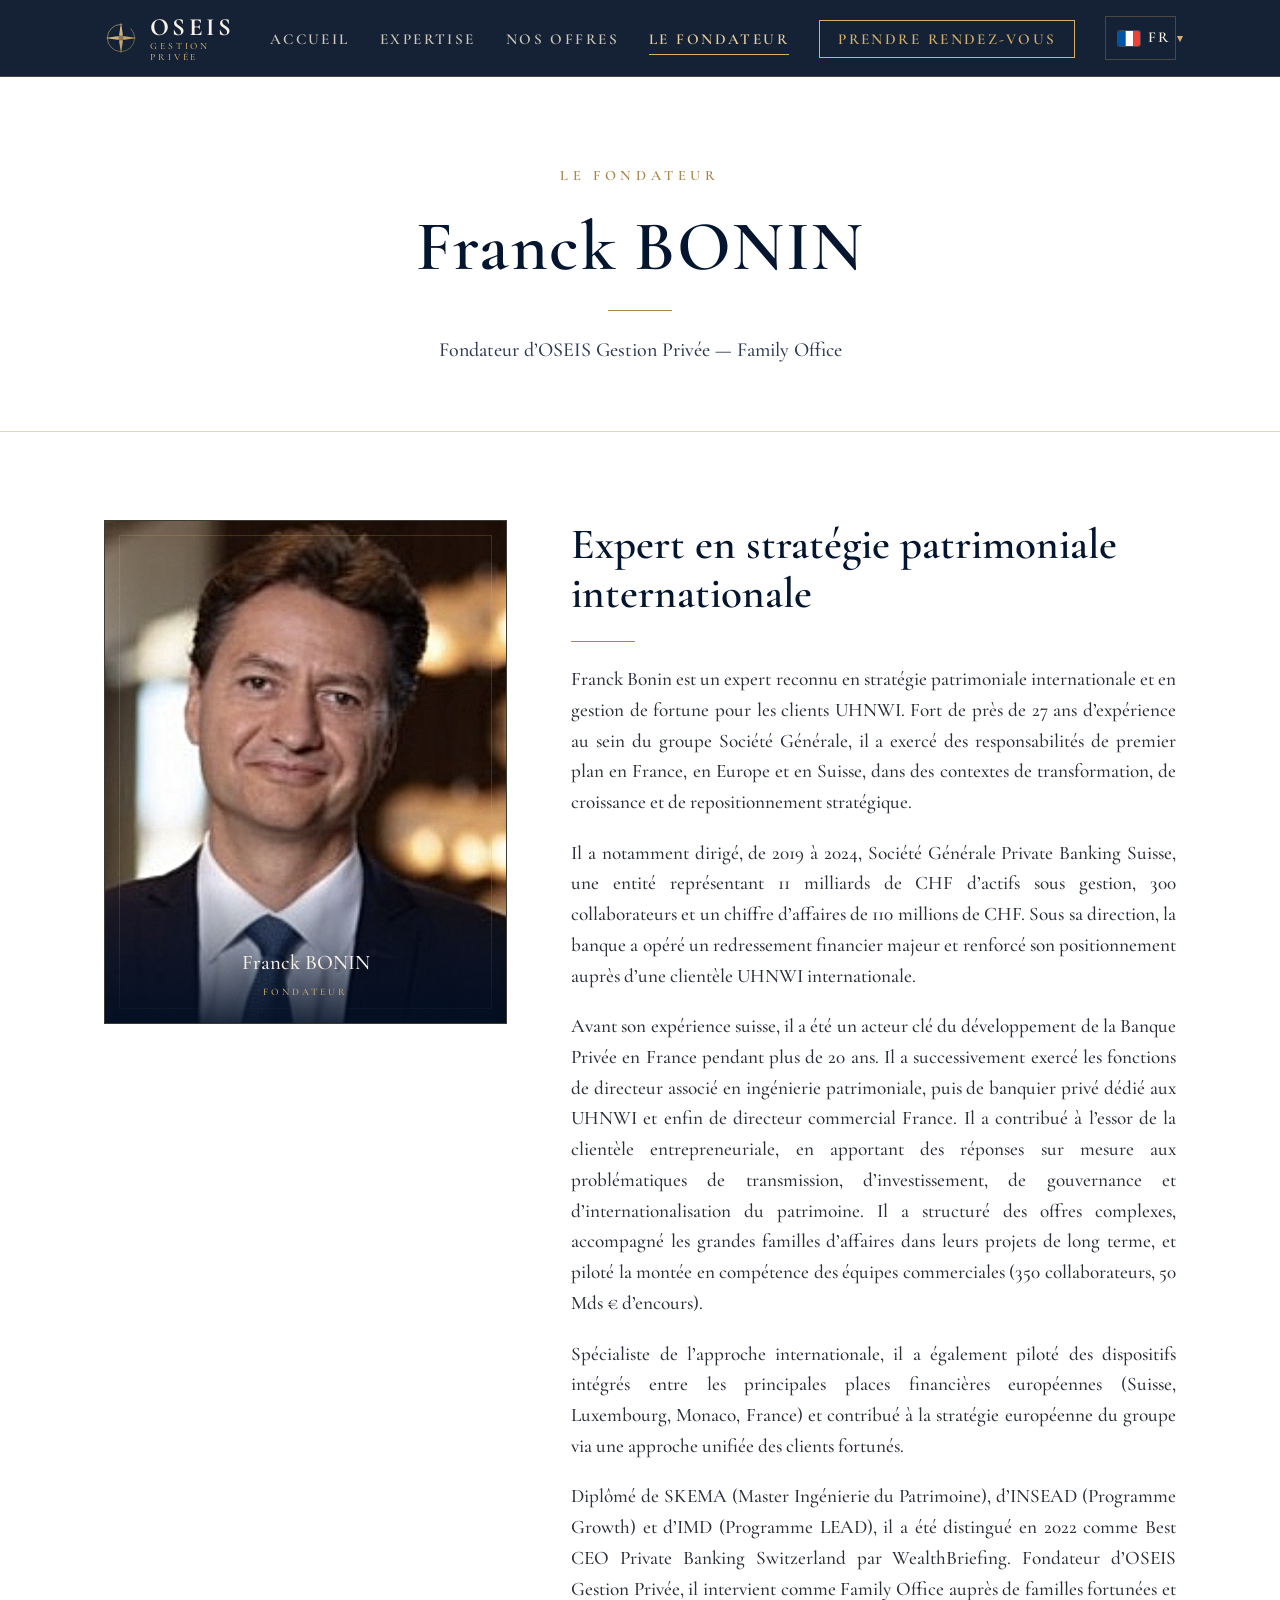
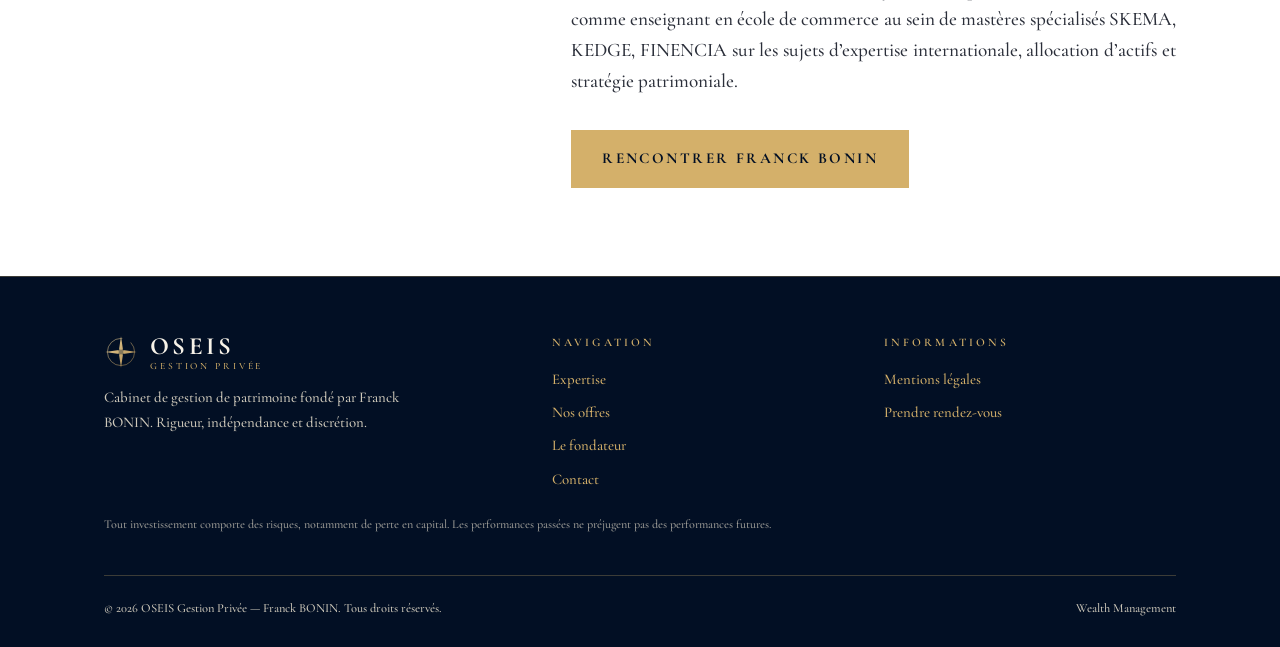
<file: fondateur.html>
<!DOCTYPE html>
<html lang="fr" class="no-js">
<head>
<meta charset="UTF-8">
<meta name="viewport" content="width=device-width, initial-scale=1.0">
<title>Franck BONIN — OSEIS Gestion Privée</title>
<meta name="description" content="Franck BONIN, fondateur d’OSEIS Gestion Privée.">
<link rel="icon" href="images/logo-oseis-gp.webp">
<link rel="preconnect" href="https://fonts.googleapis.com">
<link rel="preconnect" href="https://fonts.gstatic.com" crossorigin>
<link href="https://fonts.googleapis.com/css2?family=Cormorant+Garamond:ital,wght@0,500;0,600;0,700;1,500&family=Inter:wght@400;500;600&display=swap" rel="stylesheet">
<link rel="stylesheet" href="css/style.css?v=202611112114">
</head>
<body class="page-light">

<header class="site-header">
  <div class="header-inner">
    <a href="index.html" class="brand" aria-label="OSEIS Gestion Privée — accueil">
      <svg viewBox="0 0 100 100" aria-hidden="true"><use href="#compass"/></svg>
      <span class="brand-text"><strong>OSEIS</strong><span>Gestion Privée</span></span>
    </a>
    <button class="nav-toggle" aria-label="Ouvrir le menu" aria-expanded="false">☰</button>
    <nav class="main-nav" aria-label="Navigation principale">
      <ul>
        <li><a href="index.html">Accueil</a></li>
        <li><a href="expertise.html">Expertise</a></li>
        <li><a href="offres.html">Nos offres</a></li>
        <li><a href="fondateur.html" aria-current="page">Le fondateur</a></li>
        <li><a href="contact.html" class="nav-cta">Prendre rendez-vous</a></li>
        <li class="lang"><button type="button" class="lang-btn" aria-haspopup="listbox" aria-expanded="false" aria-label="Langue / Language"><img class="lang-flag" src="images/flags/fr.svg" alt="" width="22" height="15"><span class="lang-code">FR</span><span class="caret" aria-hidden="true">▾</span></button><ul class="lang-menu" role="listbox" hidden><li role="presentation"><button type="button" role="option" data-lang="fr"><img src="images/flags/fr.svg" alt="" width="22" height="15">Français</button></li><li role="presentation"><button type="button" role="option" data-lang="en"><img src="images/flags/gb.svg" alt="" width="22" height="15">English</button></li></ul></li>
      </ul>
    </nav>
  </div>
</header>

<svg width="0" height="0" style="position:absolute" aria-hidden="true">
  <defs>
    <linearGradient id="g" x1="0" y1="0" x2="1" y2="1"><stop offset="0" stop-color="#ecd29a"/><stop offset="1" stop-color="#a8854a"/></linearGradient>
    <symbol id="compass" viewBox="0 0 100 100">
      <circle cx="50" cy="50" r="40" fill="none" stroke="url(#g)" stroke-width="1.6" stroke-dasharray="190 30" stroke-linecap="round"/>
      <path d="M50 4 L56 44 L96 50 L56 56 L50 96 L44 56 L4 50 L44 44 Z" fill="url(#g)"/>
      <path d="M50 26 L54 46 L74 50 L54 54 L50 74 L46 54 L26 50 L46 46 Z" fill="#04162f" opacity=".35" transform="rotate(45 50 50)"/>
    </symbol>
  </defs>
</svg>
<main>
<section class="page-hero"><div class="container"><span class="eyebrow">Le fondateur</span><h1>Franck BONIN</h1><hr class="rule center"><p>Fondateur d’OSEIS Gestion Privée — Family Office</p></div></section>
<section class="block"><div class="container split">
<figure class="portrait portrait--photo reveal"><img src="images/franck-bonin.jpg" alt="Franck BONIN, fondateur d’OSEIS Gestion Privée" width="1348" height="1687"><figcaption>Franck BONIN<small>Fondateur</small></figcaption></figure>
<div class="prose reveal">
<h2>Expert en stratégie patrimoniale internationale</h2><hr class="rule">
<p>Franck Bonin est un expert reconnu en stratégie patrimoniale internationale et en gestion de fortune pour les clients UHNWI. Fort de près de 27 ans d’expérience au sein du groupe Société Générale, il a exercé des responsabilités de premier plan en France, en Europe et en Suisse, dans des contextes de transformation, de croissance et de repositionnement stratégique.</p>
<p>Il a notamment dirigé, de 2019 à 2024, Société Générale Private Banking Suisse, une entité représentant 11 milliards de CHF d’actifs sous gestion, 300 collaborateurs et un chiffre d’affaires de 110 millions de CHF. Sous sa direction, la banque a opéré un redressement financier majeur et renforcé son positionnement auprès d’une clientèle UHNWI internationale.</p>
<p>Avant son expérience suisse, il a été un acteur clé du développement de la Banque Privée en France pendant plus de 20 ans. Il a successivement exercé les fonctions de directeur associé en ingénierie patrimoniale, puis de banquier privé dédié aux UHNWI et enfin de directeur commercial France. Il a contribué à l’essor de la clientèle entrepreneuriale, en apportant des réponses sur mesure aux problématiques de transmission, d’investissement, de gouvernance et d’internationalisation du patrimoine. Il a structuré des offres complexes, accompagné les grandes familles d’affaires dans leurs projets de long terme, et piloté la montée en compétence des équipes commerciales (350 collaborateurs, 50 Mds € d’encours).</p>
<p>Spécialiste de l’approche internationale, il a également piloté des dispositifs intégrés entre les principales places financières européennes (Suisse, Luxembourg, Monaco, France) et contribué à la stratégie européenne du groupe via une approche unifiée des clients fortunés.</p>
<p>Diplômé de SKEMA (Master Ingénierie du Patrimoine), d’INSEAD (Programme Growth) et d’IMD (Programme LEAD), il a été distingué en 2022 comme Best CEO Private Banking Switzerland par WealthBriefing. Fondateur d’OSEIS Gestion Privée, il intervient comme Family Office auprès de familles fortunées et comme enseignant en école de commerce au sein de mastères spécialisés SKEMA, KEDGE, FINENCIA sur les sujets d’expertise internationale, allocation d’actifs et stratégie patrimoniale.</p>
<div class="btn-row"><a href="contact.html" class="btn btn-gold">Rencontrer Franck BONIN</a></div>
</div></div></section>
</main>
<footer class="site-footer">
  <div class="container">
    <div class="footer-inner">
      <div>
        <a href="index.html" class="brand"><svg viewBox="0 0 100 100" aria-hidden="true"><use href="#compass"/></svg><span class="brand-text"><strong>OSEIS</strong><span>Gestion Privée</span></span></a>
        <p>Cabinet de gestion de patrimoine fondé par Franck BONIN. Rigueur, indépendance et discrétion.</p>
      </div>
      <div><h4>Navigation</h4><ul><li><a href="expertise.html">Expertise</a></li><li><a href="offres.html">Nos offres</a></li><li><a href="fondateur.html">Le fondateur</a></li><li><a href="contact.html">Contact</a></li></ul></div>
      <div><h4>Informations</h4><ul><li><a href="mentions-legales.html">Mentions légales</a></li><li><a href="contact.html">Prendre rendez-vous</a></li></ul></div>
    </div>
    <p class="risk">Tout investissement comporte des risques, notamment de perte en capital. Les performances passées ne préjugent pas des performances futures.</p>
    <div class="footer-bottom"><span>© 2026 OSEIS Gestion Privée — Franck BONIN. Tous droits réservés.</span><span>Wealth Management</span></div>
  </div>
</footer>
<script src="js/main.js?v=202611112114"></script>
<script src="js/i18n.js?v=202611112114"></script>
</body>
</html>
</file>
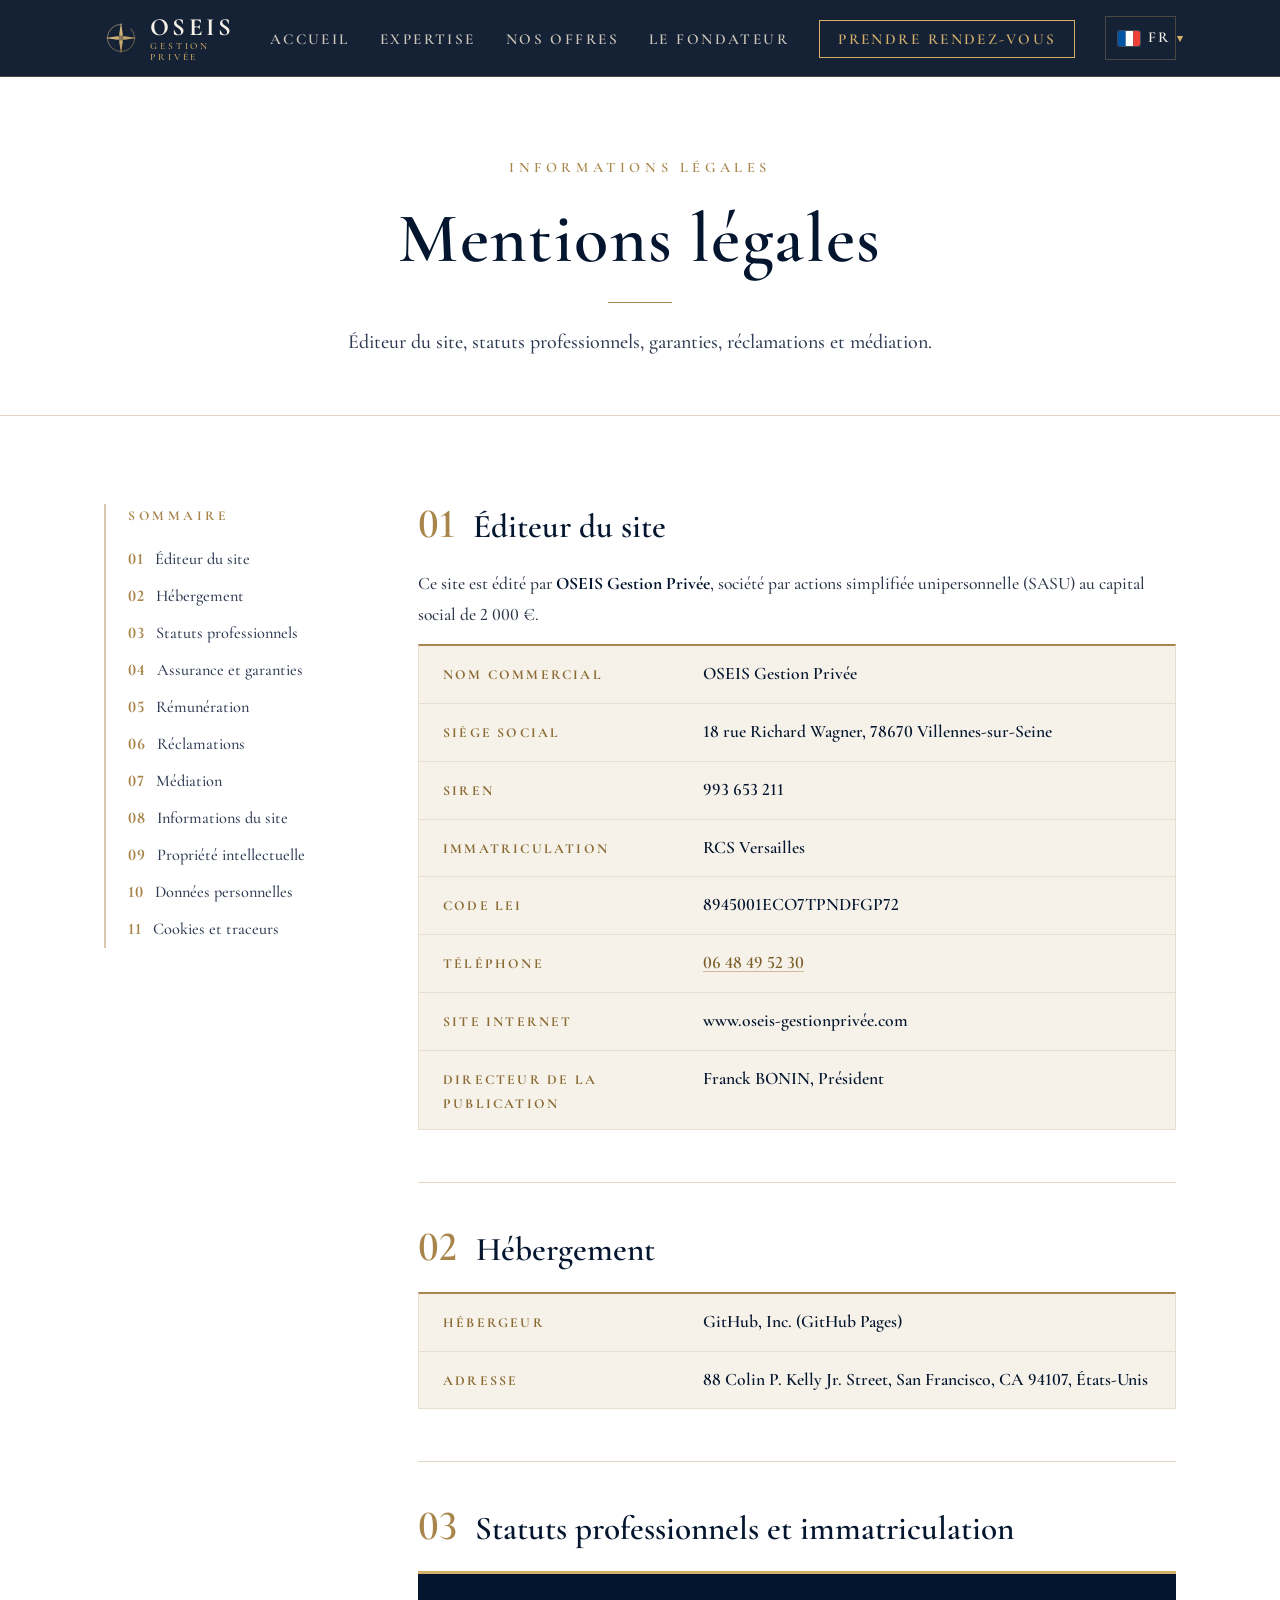
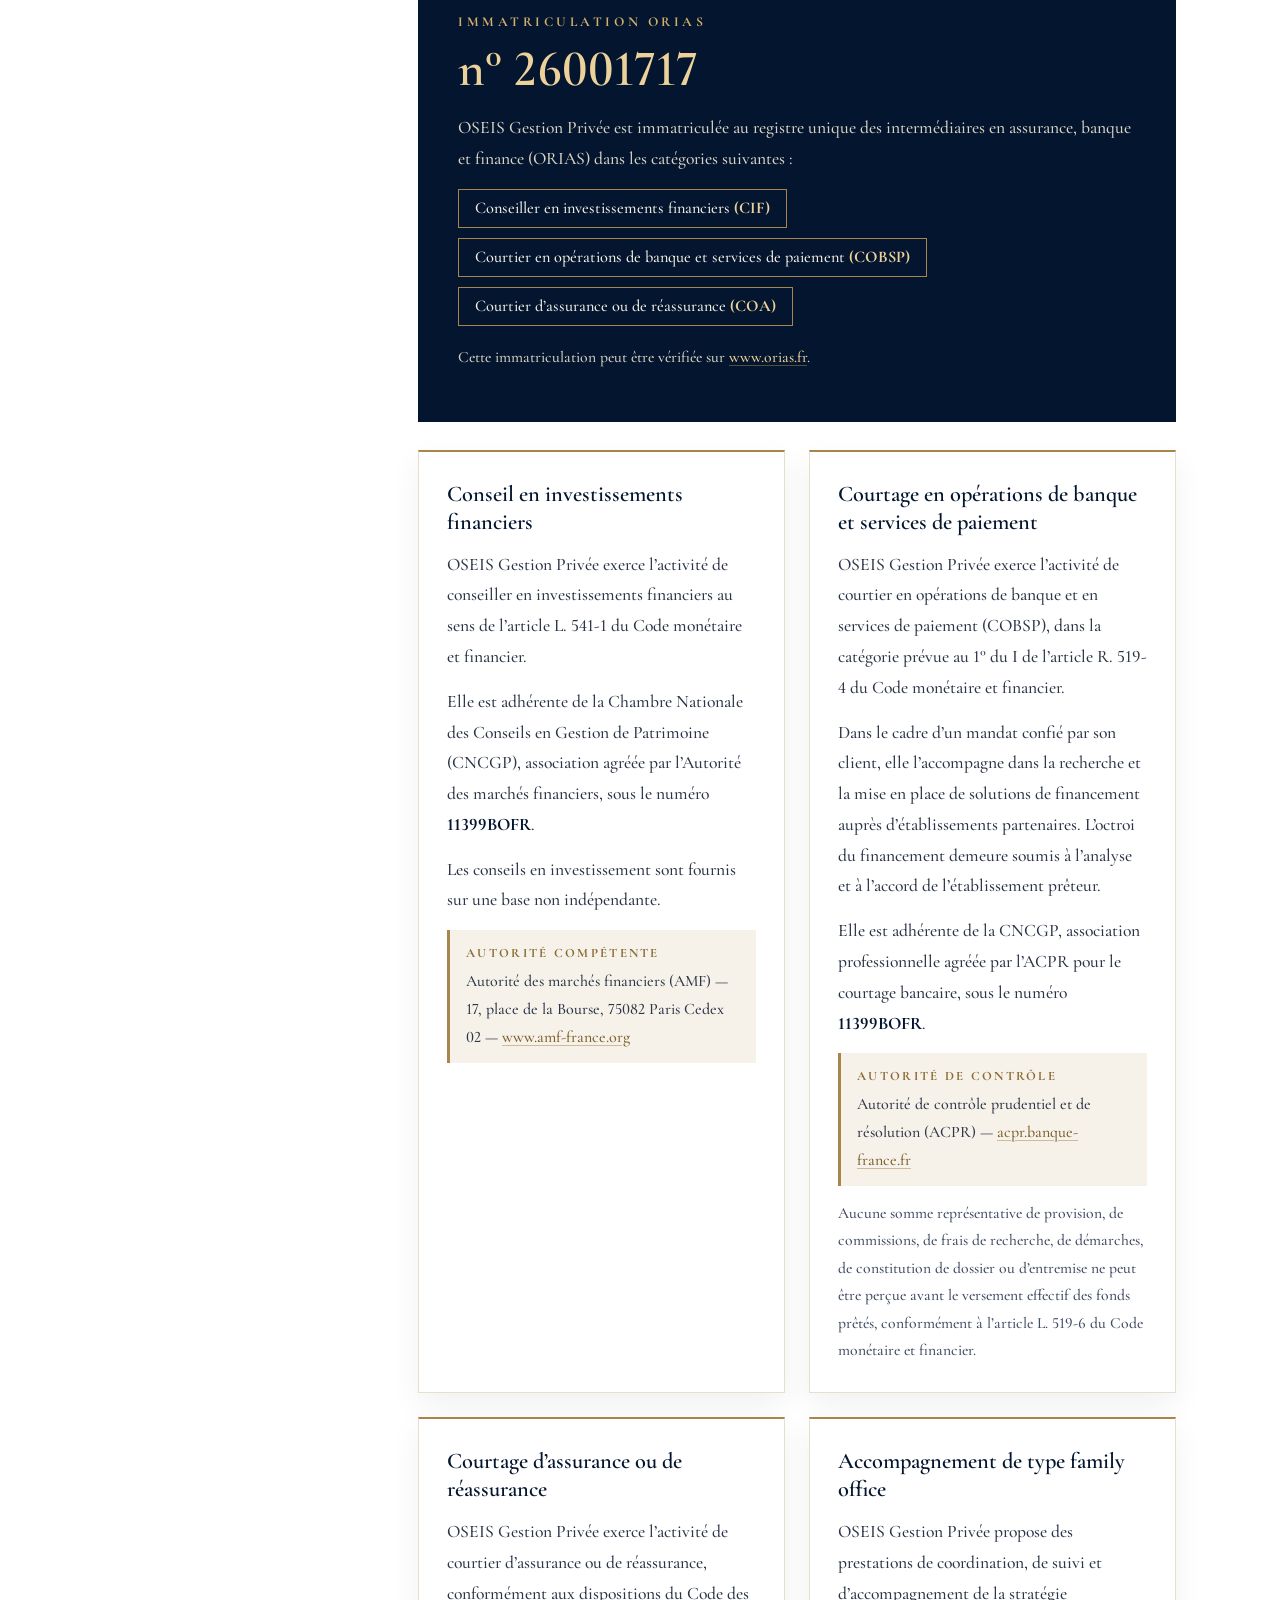
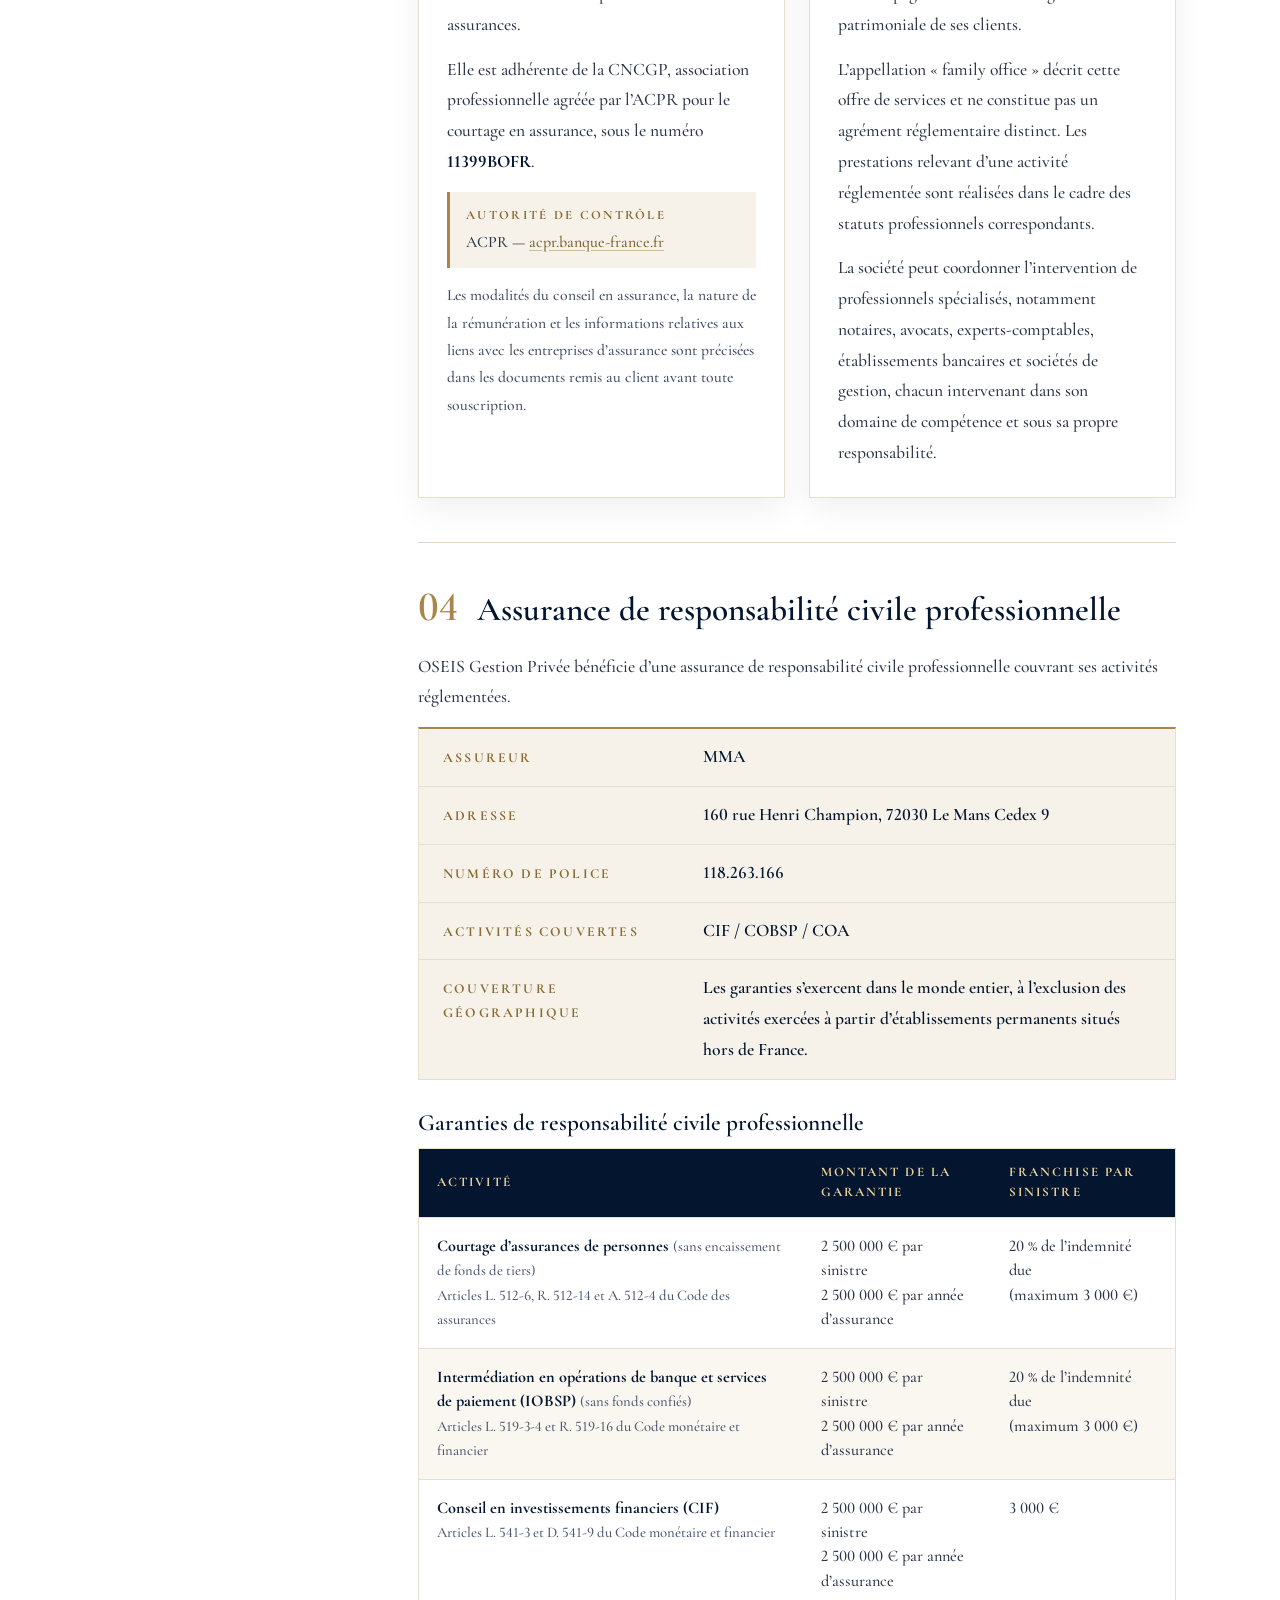
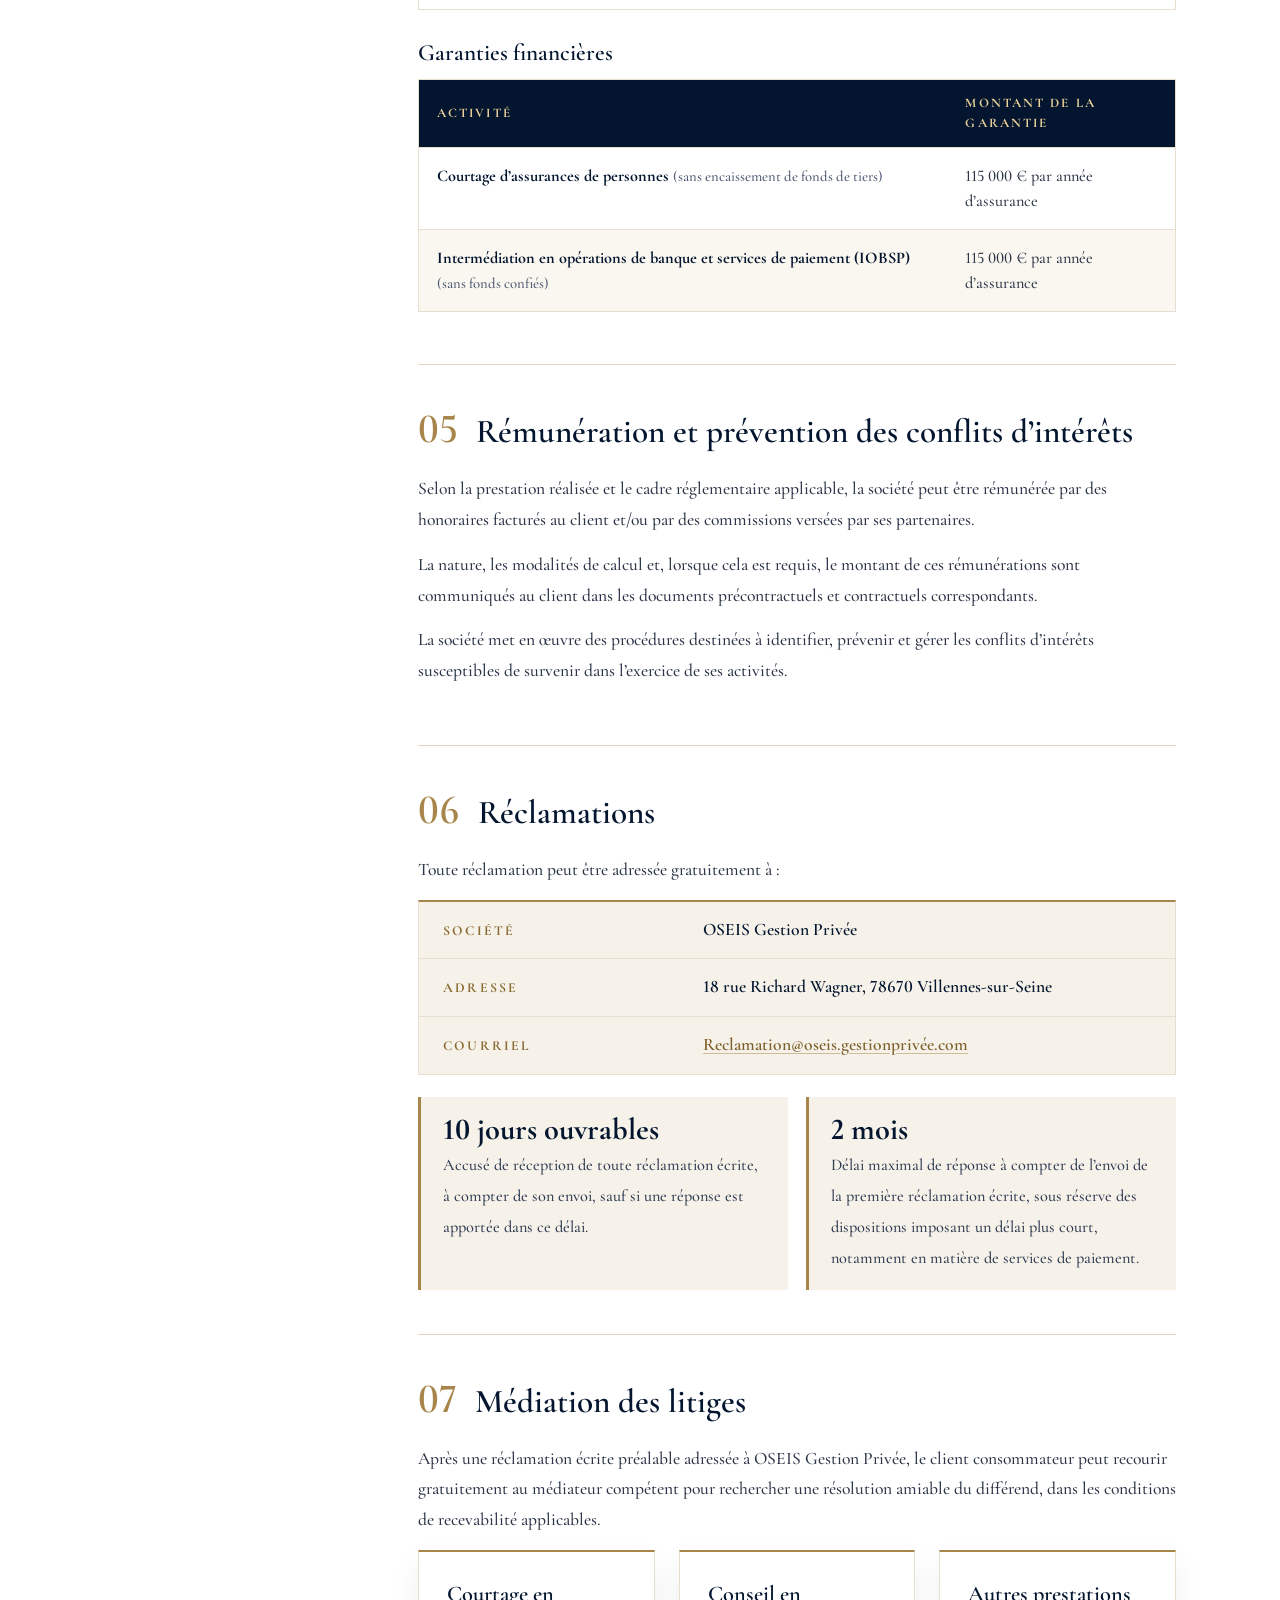
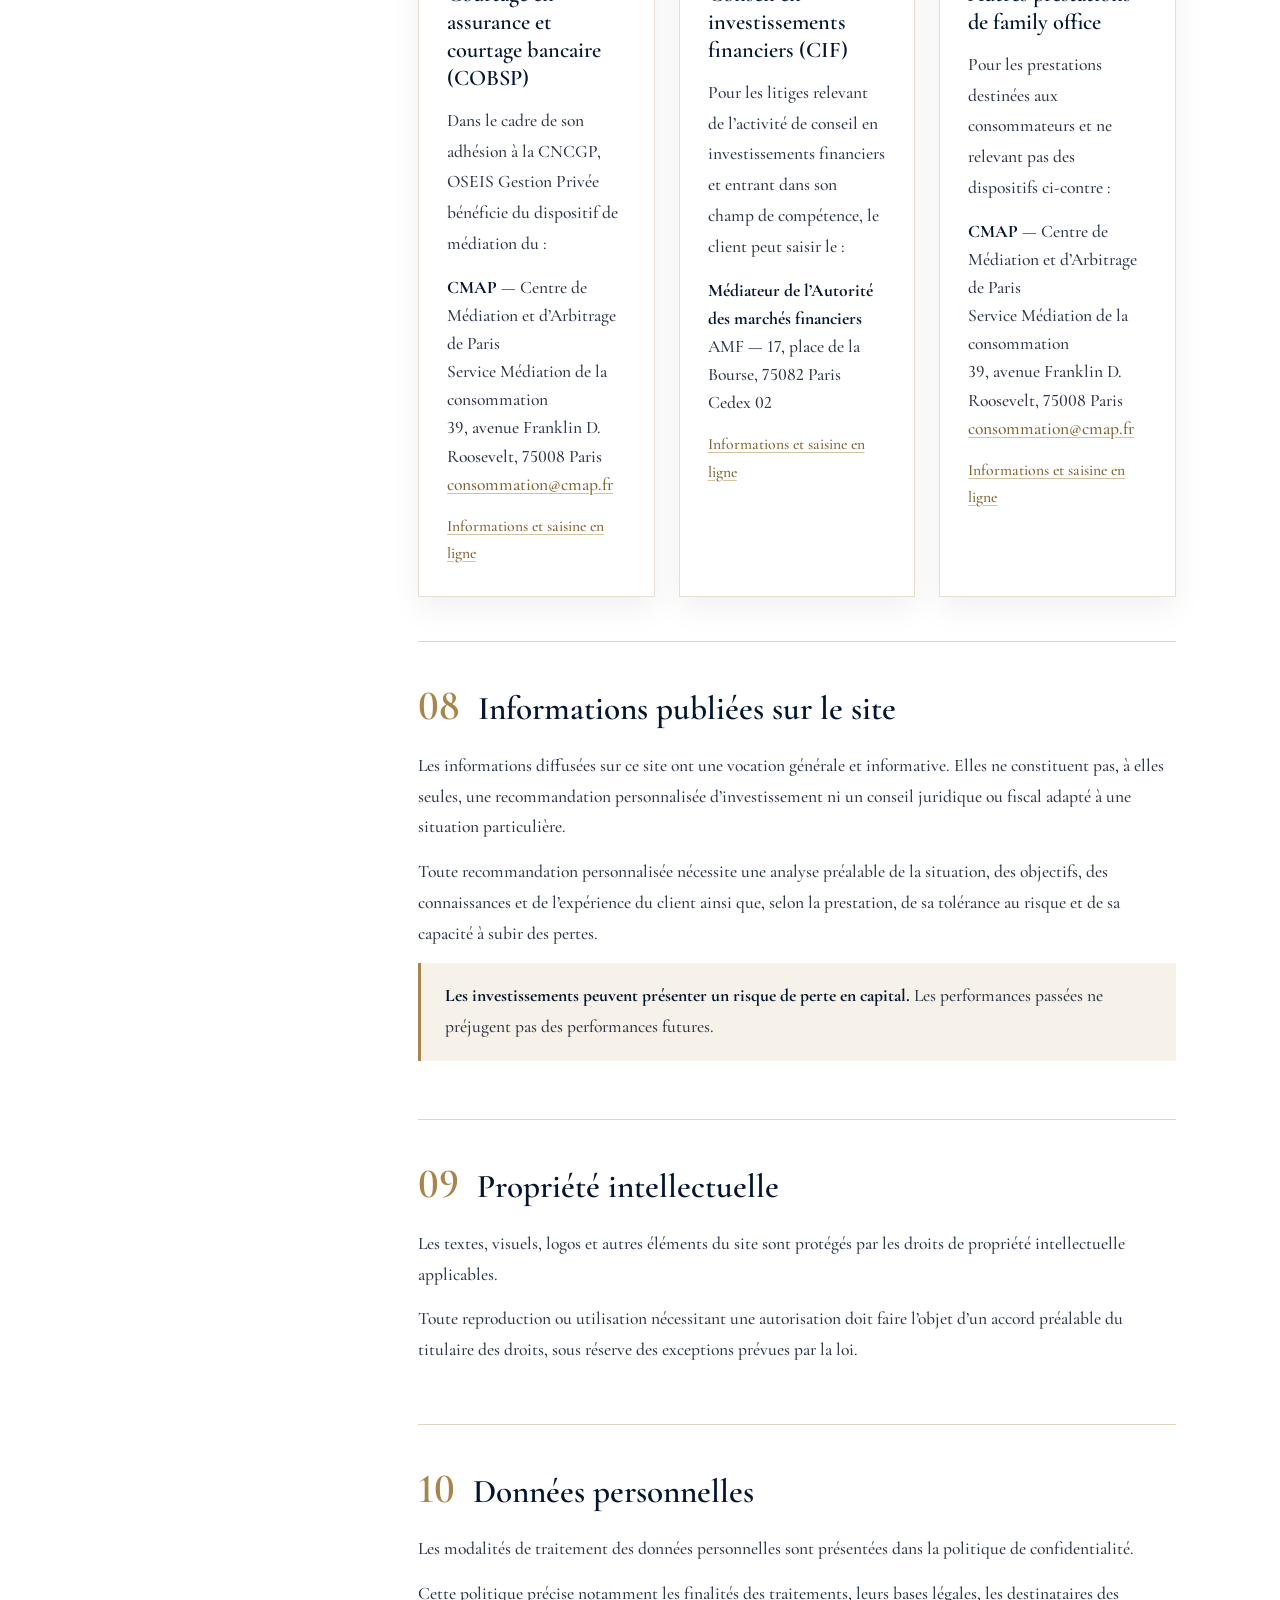
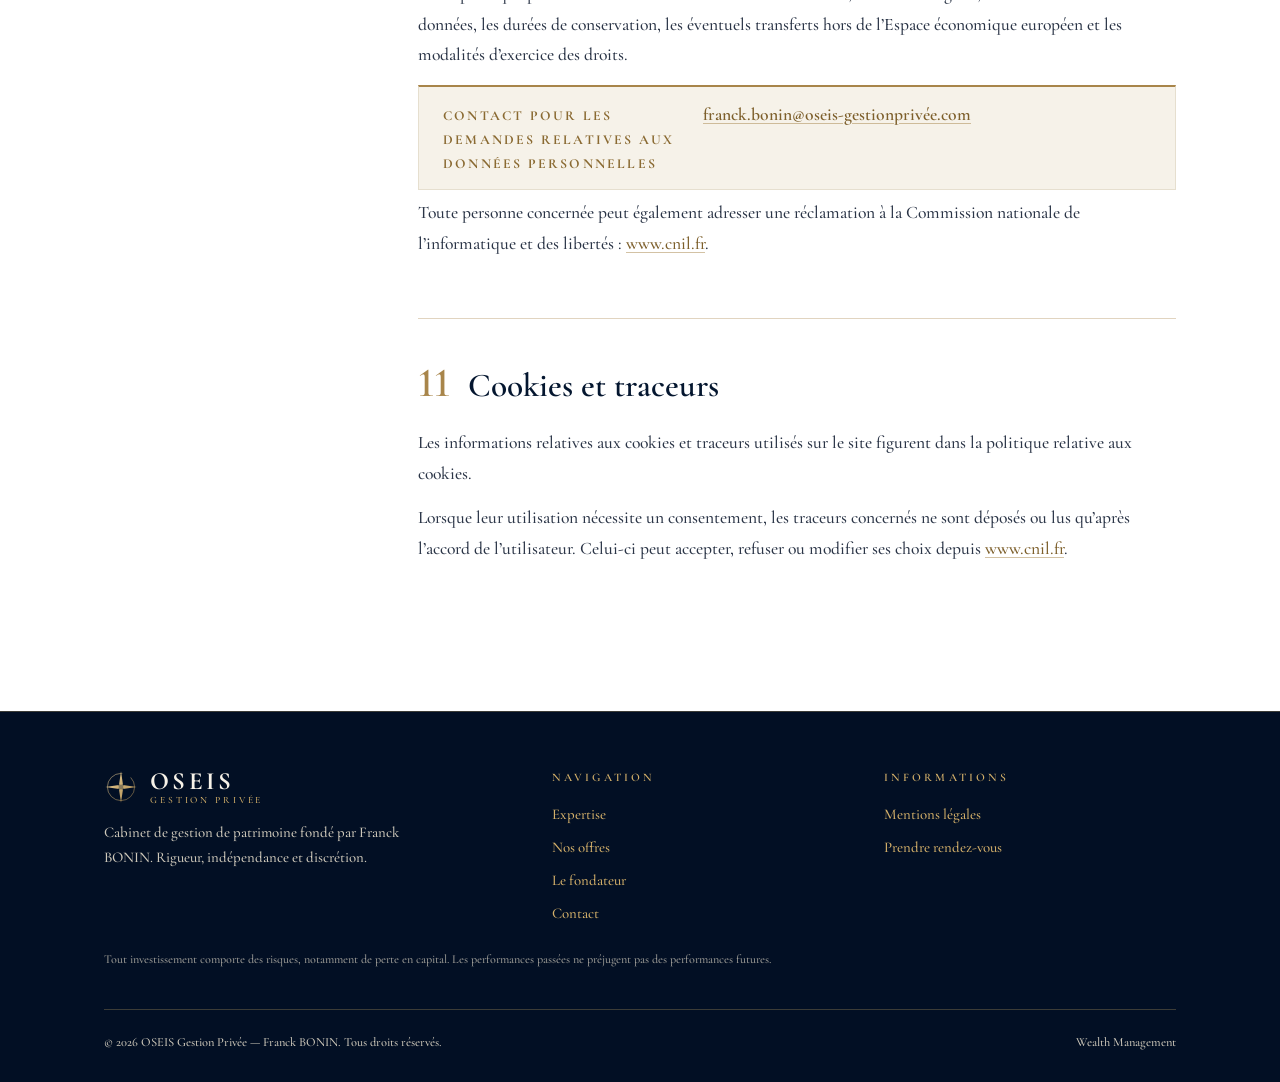
<file: mentions-legales.html>
<!DOCTYPE html>
<html lang="fr" class="no-js">
<head>
<meta charset="UTF-8">
<meta name="viewport" content="width=device-width, initial-scale=1.0">
<title>Mentions légales — OSEIS Gestion Privée</title>
<meta name="description" content="Mentions légales et informations réglementaires d’OSEIS Gestion Privée : éditeur, statuts CIF, COBSP et COA, assurance, réclamations et médiation.">
<link rel="icon" href="images/logo-oseis-gp.webp">
<link rel="preconnect" href="https://fonts.googleapis.com">
<link rel="preconnect" href="https://fonts.gstatic.com" crossorigin>
<link href="https://fonts.googleapis.com/css2?family=Cormorant+Garamond:ital,wght@0,500;0,600;0,700;1,500&family=Inter:wght@400;500;600&display=swap" rel="stylesheet">
<link rel="stylesheet" href="css/style.css?v=202611112114">
</head>
<body class="page-light">

<header class="site-header">
  <div class="header-inner">
    <a href="index.html" class="brand" aria-label="OSEIS Gestion Privée — accueil">
      <svg viewBox="0 0 100 100" aria-hidden="true"><use href="#compass"/></svg>
      <span class="brand-text"><strong>OSEIS</strong><span>Gestion Privée</span></span>
    </a>
    <button class="nav-toggle" aria-label="Ouvrir le menu" aria-expanded="false">☰</button>
    <nav class="main-nav" aria-label="Navigation principale">
      <ul>
        <li><a href="index.html">Accueil</a></li>
        <li><a href="expertise.html">Expertise</a></li>
        <li><a href="offres.html">Nos offres</a></li>
        <li><a href="fondateur.html">Le fondateur</a></li>
        <li><a href="contact.html" class="nav-cta">Prendre rendez-vous</a></li>
        <li class="lang"><button type="button" class="lang-btn" aria-haspopup="listbox" aria-expanded="false" aria-label="Langue / Language"><img class="lang-flag" src="images/flags/fr.svg" alt="" width="22" height="15"><span class="lang-code">FR</span><span class="caret" aria-hidden="true">▾</span></button><ul class="lang-menu" role="listbox" hidden><li role="presentation"><button type="button" role="option" data-lang="fr"><img src="images/flags/fr.svg" alt="" width="22" height="15">Français</button></li><li role="presentation"><button type="button" role="option" data-lang="en"><img src="images/flags/gb.svg" alt="" width="22" height="15">English</button></li></ul></li>
      </ul>
    </nav>
  </div>
</header>

<svg width="0" height="0" style="position:absolute" aria-hidden="true">
  <defs>
    <linearGradient id="g" x1="0" y1="0" x2="1" y2="1"><stop offset="0" stop-color="#ecd29a"/><stop offset="1" stop-color="#a8854a"/></linearGradient>
    <symbol id="compass" viewBox="0 0 100 100">
      <circle cx="50" cy="50" r="40" fill="none" stroke="url(#g)" stroke-width="1.6" stroke-dasharray="190 30" stroke-linecap="round"/>
      <path d="M50 4 L56 44 L96 50 L56 56 L50 96 L44 56 L4 50 L44 44 Z" fill="url(#g)"/>
      <path d="M50 26 L54 46 L74 50 L54 54 L50 74 L46 54 L26 50 L46 46 Z" fill="#04162f" opacity=".35" transform="rotate(45 50 50)"/>
    </symbol>
    <symbol id="compass-hero" viewBox="0 0 100 100">
      <circle cx="50" cy="50" r="40" fill="none" stroke="url(#g)" stroke-width="1.6" stroke-dasharray="190 30" stroke-linecap="round"/>
      <path d="M50 4 L56 44 L96 50 L56 56 L50 96 L44 56 L4 50 L44 44 Z" fill="url(#g)"/>
      <path d="M50 26 L54 46 L74 50 L54 54 L50 74 L46 54 L26 50 L46 46 Z" fill="#fff6dc" opacity=".55" transform="rotate(45 50 50)"/>
    </symbol>
  </defs>
</svg>
<main>
<section class="page-hero legal-hero">
  <div class="container">
    <span class="eyebrow">Informations légales</span>
    <h1>Mentions légales</h1>
    <hr class="rule center">
    <p>Éditeur du site, statuts professionnels, garanties, réclamations et médiation.</p>
  </div>
</section>

<section class="block legal-section">
  <div class="container">
    <p class="legal-en-note" lang="en">This legal notice is published in French, in accordance with French law.</p>
    <div class="legal-wrap">

      <nav class="legal-toc" aria-label="Sommaire des mentions légales" data-no-i18n>
        <span class="legal-toc-title">Sommaire</span>
        <ol>
          <li><a href="#editeur"><b>01</b> Éditeur du site</a></li>
          <li><a href="#hebergement"><b>02</b> Hébergement</a></li>
          <li><a href="#statuts"><b>03</b> Statuts professionnels</a></li>
          <li><a href="#assurance"><b>04</b> Assurance et garanties</a></li>
          <li><a href="#remuneration"><b>05</b> Rémunération</a></li>
          <li><a href="#reclamations"><b>06</b> Réclamations</a></li>
          <li><a href="#mediation"><b>07</b> Médiation</a></li>
          <li><a href="#informations"><b>08</b> Informations du site</a></li>
          <li><a href="#propriete"><b>09</b> Propriété intellectuelle</a></li>
          <li><a href="#donnees"><b>10</b> Données personnelles</a></li>
          <li><a href="#cookies"><b>11</b> Cookies et traceurs</a></li>
        </ol>
      </nav>

      <div class="legal-body" data-no-i18n lang="fr">

        <!-- 01 -->
        <article class="legal-sec" id="editeur">
          <header><span class="legal-num">01</span><h2>Éditeur du site</h2></header>
          <p>Ce site est édité par <strong>OSEIS Gestion Privée</strong>, société par actions simplifiée unipersonnelle (SASU) au capital social de 2 000 €.</p>
          <dl class="facts">
            <div><dt>Nom commercial</dt><dd>OSEIS Gestion Privée</dd></div>
            <div><dt>Siège social</dt><dd>18 rue Richard Wagner, 78670 Villennes-sur-Seine</dd></div>
            <div><dt>SIREN</dt><dd>993 653 211</dd></div>
            <div><dt>Immatriculation</dt><dd>RCS Versailles</dd></div>
            <div><dt>Code LEI</dt><dd>8945001ECO7TPNDFGP72</dd></div>
            <div><dt>Téléphone</dt><dd><a href="tel:+33648495230">06 48 49 52 30</a></dd></div>
            <div><dt>Site internet</dt><dd>www.oseis-gestionprivée.com</dd></div>
            <div><dt>Directeur de la publication</dt><dd>Franck BONIN, Président</dd></div>
          </dl>
        </article>

        <!-- 02 -->
        <article class="legal-sec" id="hebergement">
          <header><span class="legal-num">02</span><h2>Hébergement</h2></header>
          <dl class="facts">
            <div><dt>Hébergeur</dt><dd>GitHub, Inc. (GitHub Pages)</dd></div>
            <div><dt>Adresse</dt><dd>88 Colin P. Kelly Jr. Street, San Francisco, CA 94107, États-Unis</dd></div>
          </dl>
        </article>

        <!-- 03 -->
        <article class="legal-sec" id="statuts">
          <header><span class="legal-num">03</span><h2>Statuts professionnels et immatriculation</h2></header>
          <div class="stat-card">
            <span class="stat-label">Immatriculation ORIAS</span>
            <span class="stat-value">n° 26001717</span>
            <p>OSEIS Gestion Privée est immatriculée au registre unique des intermédiaires en assurance, banque et finance (ORIAS) dans les catégories suivantes :</p>
            <ul class="badges">
              <li>Conseiller en investissements financiers <em>(CIF)</em></li>
              <li>Courtier en opérations de banque et services de paiement <em>(COBSP)</em></li>
              <li>Courtier d’assurance ou de réassurance <em>(COA)</em></li>
            </ul>
            <p class="small">Cette immatriculation peut être vérifiée sur <a href="https://www.orias.fr" target="_blank" rel="noopener">www.orias.fr</a>.</p>
          </div>

          <div class="sub-grid">
            <section class="sub-card">
              <h3>Conseil en investissements financiers</h3>
              <p>OSEIS Gestion Privée exerce l’activité de conseiller en investissements financiers au sens de l’article L. 541-1 du Code monétaire et financier.</p>
              <p>Elle est adhérente de la Chambre Nationale des Conseils en Gestion de Patrimoine (CNCGP), association agréée par l’Autorité des marchés financiers, sous le numéro <strong>11399BOFR</strong>.</p>
              <p>Les conseils en investissement sont fournis sur une base non indépendante.</p>
              <p class="authority"><span>Autorité compétente</span> Autorité des marchés financiers (AMF) — 17, place de la Bourse, 75082 Paris Cedex 02 — <a href="https://www.amf-france.org" target="_blank" rel="noopener">www.amf-france.org</a></p>
            </section>

            <section class="sub-card">
              <h3>Courtage en opérations de banque et services de paiement</h3>
              <p>OSEIS Gestion Privée exerce l’activité de courtier en opérations de banque et en services de paiement (COBSP), dans la catégorie prévue au 1° du I de l’article R. 519-4 du Code monétaire et financier.</p>
              <p>Dans le cadre d’un mandat confié par son client, elle l’accompagne dans la recherche et la mise en place de solutions de financement auprès d’établissements partenaires. L’octroi du financement demeure soumis à l’analyse et à l’accord de l’établissement prêteur.</p>
              <p>Elle est adhérente de la CNCGP, association professionnelle agréée par l’ACPR pour le courtage bancaire, sous le numéro <strong>11399BOFR</strong>.</p>
              <p class="authority"><span>Autorité de contrôle</span> Autorité de contrôle prudentiel et de résolution (ACPR) — <a href="https://acpr.banque-france.fr" target="_blank" rel="noopener">acpr.banque-france.fr</a></p>
              <p class="small">Aucune somme représentative de provision, de commissions, de frais de recherche, de démarches, de constitution de dossier ou d’entremise ne peut être perçue avant le versement effectif des fonds prêtés, conformément à l’article L. 519-6 du Code monétaire et financier.</p>
            </section>

            <section class="sub-card">
              <h3>Courtage d’assurance ou de réassurance</h3>
              <p>OSEIS Gestion Privée exerce l’activité de courtier d’assurance ou de réassurance, conformément aux dispositions du Code des assurances.</p>
              <p>Elle est adhérente de la CNCGP, association professionnelle agréée par l’ACPR pour le courtage en assurance, sous le numéro <strong>11399BOFR</strong>.</p>
              <p class="authority"><span>Autorité de contrôle</span> ACPR — <a href="https://acpr.banque-france.fr" target="_blank" rel="noopener">acpr.banque-france.fr</a></p>
              <p class="small">Les modalités du conseil en assurance, la nature de la rémunération et les informations relatives aux liens avec les entreprises d’assurance sont précisées dans les documents remis au client avant toute souscription.</p>
            </section>

            <section class="sub-card">
              <h3>Accompagnement de type family office</h3>
              <p>OSEIS Gestion Privée propose des prestations de coordination, de suivi et d’accompagnement de la stratégie patrimoniale de ses clients.</p>
              <p>L’appellation « family office » décrit cette offre de services et ne constitue pas un agrément réglementaire distinct. Les prestations relevant d’une activité réglementée sont réalisées dans le cadre des statuts professionnels correspondants.</p>
              <p>La société peut coordonner l’intervention de professionnels spécialisés, notamment notaires, avocats, experts-comptables, établissements bancaires et sociétés de gestion, chacun intervenant dans son domaine de compétence et sous sa propre responsabilité.</p>
            </section>
          </div>
        </article>

        <!-- 04 -->
        <article class="legal-sec" id="assurance">
          <header><span class="legal-num">04</span><h2>Assurance de responsabilité civile professionnelle</h2></header>
          <p>OSEIS Gestion Privée bénéficie d’une assurance de responsabilité civile professionnelle couvrant ses activités réglementées.</p>
          <dl class="facts">
            <div><dt>Assureur</dt><dd>MMA</dd></div>
            <div><dt>Adresse</dt><dd>160 rue Henri Champion, 72030 Le Mans Cedex 9</dd></div>
            <div><dt>Numéro de police</dt><dd>118.263.166</dd></div>
            <div><dt>Activités couvertes</dt><dd>CIF / COBSP / COA</dd></div>
            <div><dt>Couverture géographique</dt><dd>Les garanties s’exercent dans le monde entier, à l’exclusion des activités exercées à partir d’établissements permanents situés hors de France.</dd></div>
          </dl>

          <h3 class="legal-h3">Garanties de responsabilité civile professionnelle</h3>
          <div class="table-wrap">
            <table>
              <thead><tr><th>Activité</th><th>Montant de la garantie</th><th>Franchise par sinistre</th></tr></thead>
              <tbody>
                <tr><td><strong>Courtage d’assurances de personnes</strong> <small>(sans encaissement de fonds de tiers)</small><br><small>Articles L. 512-6, R. 512-14 et A. 512-4 du Code des assurances</small></td><td>2 500 000 € par sinistre<br>2 500 000 € par année d’assurance</td><td>20 % de l’indemnité due<br>(maximum 3 000 €)</td></tr>
                <tr><td><strong>Intermédiation en opérations de banque et services de paiement (IOBSP)</strong> <small>(sans fonds confiés)</small><br><small>Articles L. 519-3-4 et R. 519-16 du Code monétaire et financier</small></td><td>2 500 000 € par sinistre<br>2 500 000 € par année d’assurance</td><td>20 % de l’indemnité due<br>(maximum 3 000 €)</td></tr>
                <tr><td><strong>Conseil en investissements financiers (CIF)</strong><br><small>Articles L. 541-3 et D. 541-9 du Code monétaire et financier</small></td><td>2 500 000 € par sinistre<br>2 500 000 € par année d’assurance</td><td>3 000 €</td></tr>
              </tbody>
            </table>
          </div>

          <h3 class="legal-h3">Garanties financières</h3>
          <div class="table-wrap">
            <table>
              <thead><tr><th>Activité</th><th>Montant de la garantie</th></tr></thead>
              <tbody>
                <tr><td><strong>Courtage d’assurances de personnes</strong> <small>(sans encaissement de fonds de tiers)</small></td><td>115 000 € par année d’assurance</td></tr>
                <tr><td><strong>Intermédiation en opérations de banque et services de paiement (IOBSP)</strong> <small>(sans fonds confiés)</small></td><td>115 000 € par année d’assurance</td></tr>
              </tbody>
            </table>
          </div>
        </article>

        <!-- 05 -->
        <article class="legal-sec" id="remuneration">
          <header><span class="legal-num">05</span><h2>Rémunération et prévention des conflits d’intérêts</h2></header>
          <p>Selon la prestation réalisée et le cadre réglementaire applicable, la société peut être rémunérée par des honoraires facturés au client et/ou par des commissions versées par ses partenaires.</p>
          <p>La nature, les modalités de calcul et, lorsque cela est requis, le montant de ces rémunérations sont communiqués au client dans les documents précontractuels et contractuels correspondants.</p>
          <p>La société met en œuvre des procédures destinées à identifier, prévenir et gérer les conflits d’intérêts susceptibles de survenir dans l’exercice de ses activités.</p>
        </article>

        <!-- 06 -->
        <article class="legal-sec" id="reclamations">
          <header><span class="legal-num">06</span><h2>Réclamations</h2></header>
          <p>Toute réclamation peut être adressée gratuitement à :</p>
          <dl class="facts">
            <div><dt>Société</dt><dd>OSEIS Gestion Privée</dd></div>
            <div><dt>Adresse</dt><dd>18 rue Richard Wagner, 78670 Villennes-sur-Seine</dd></div>
            <div><dt>Courriel</dt><dd><a href="mailto:Reclamation@oseis.gestionprivée.com">Reclamation@oseis.gestionprivée.com</a></dd></div>
          </dl>
          <ul class="timeline-list">
            <li><b>10 jours ouvrables</b><span>Accusé de réception de toute réclamation écrite, à compter de son envoi, sauf si une réponse est apportée dans ce délai.</span></li>
            <li><b>2 mois</b><span>Délai maximal de réponse à compter de l’envoi de la première réclamation écrite, sous réserve des dispositions imposant un délai plus court, notamment en matière de services de paiement.</span></li>
          </ul>
        </article>

        <!-- 07 -->
        <article class="legal-sec" id="mediation">
          <header><span class="legal-num">07</span><h2>Médiation des litiges</h2></header>
          <p>Après une réclamation écrite préalable adressée à OSEIS Gestion Privée, le client consommateur peut recourir gratuitement au médiateur compétent pour rechercher une résolution amiable du différend, dans les conditions de recevabilité applicables.</p>
          <div class="sub-grid sub-grid--3">
            <section class="sub-card">
              <h3>Courtage en assurance et courtage bancaire (COBSP)</h3>
              <p>Dans le cadre de son adhésion à la CNCGP, OSEIS Gestion Privée bénéficie du dispositif de médiation du :</p>
              <p class="address"><strong>CMAP</strong> — Centre de Médiation et d’Arbitrage de Paris<br>Service Médiation de la consommation<br>39, avenue Franklin D. Roosevelt, 75008 Paris<br><a href="mailto:consommation@cmap.fr">consommation@cmap.fr</a></p>
              <p class="small"><a href="https://www.cmap.fr/saisir-cmap-mediation-consommation/" target="_blank" rel="noopener">Informations et saisine en ligne</a></p>
            </section>
            <section class="sub-card">
              <h3>Conseil en investissements financiers (CIF)</h3>
              <p>Pour les litiges relevant de l’activité de conseil en investissements financiers et entrant dans son champ de compétence, le client peut saisir le :</p>
              <p class="address"><strong>Médiateur de l’Autorité des marchés financiers</strong><br>AMF — 17, place de la Bourse, 75082 Paris Cedex 02</p>
              <p class="small"><a href="https://www.amf-france.org/fr/le-mediateur" target="_blank" rel="noopener">Informations et saisine en ligne</a></p>
            </section>
            <section class="sub-card">
              <h3>Autres prestations de family office</h3>
              <p>Pour les prestations destinées aux consommateurs et ne relevant pas des dispositifs ci-contre :</p>
              <p class="address"><strong>CMAP</strong> — Centre de Médiation et d’Arbitrage de Paris<br>Service Médiation de la consommation<br>39, avenue Franklin D. Roosevelt, 75008 Paris<br><a href="mailto:consommation@cmap.fr">consommation@cmap.fr</a></p>
              <p class="small"><a href="https://www.cmap.fr/saisir-cmap-mediation-consommation/" target="_blank" rel="noopener">Informations et saisine en ligne</a></p>
            </section>
          </div>
        </article>

        <!-- 08 -->
        <article class="legal-sec" id="informations">
          <header><span class="legal-num">08</span><h2>Informations publiées sur le site</h2></header>
          <p>Les informations diffusées sur ce site ont une vocation générale et informative. Elles ne constituent pas, à elles seules, une recommandation personnalisée d’investissement ni un conseil juridique ou fiscal adapté à une situation particulière.</p>
          <p>Toute recommandation personnalisée nécessite une analyse préalable de la situation, des objectifs, des connaissances et de l’expérience du client ainsi que, selon la prestation, de sa tolérance au risque et de sa capacité à subir des pertes.</p>
          <p class="callout"><strong>Les investissements peuvent présenter un risque de perte en capital.</strong> Les performances passées ne préjugent pas des performances futures.</p>
        </article>

        <!-- 09 -->
        <article class="legal-sec" id="propriete">
          <header><span class="legal-num">09</span><h2>Propriété intellectuelle</h2></header>
          <p>Les textes, visuels, logos et autres éléments du site sont protégés par les droits de propriété intellectuelle applicables.</p>
          <p>Toute reproduction ou utilisation nécessitant une autorisation doit faire l’objet d’un accord préalable du titulaire des droits, sous réserve des exceptions prévues par la loi.</p>
        </article>

        <!-- 10 -->
        <article class="legal-sec" id="donnees">
          <header><span class="legal-num">10</span><h2>Données personnelles</h2></header>
          <p>Les modalités de traitement des données personnelles sont présentées dans la politique de confidentialité.</p>
          <p>Cette politique précise notamment les finalités des traitements, leurs bases légales, les destinataires des données, les durées de conservation, les éventuels transferts hors de l’Espace économique européen et les modalités d’exercice des droits.</p>
          <dl class="facts">
            <div><dt>Contact pour les demandes relatives aux données personnelles</dt><dd><a href="mailto:franck.bonin@oseis-gestionprivée.com">franck.bonin@oseis-gestionprivée.com</a></dd></div>
          </dl>
          <p>Toute personne concernée peut également adresser une réclamation à la Commission nationale de l’informatique et des libertés : <a href="https://www.cnil.fr" target="_blank" rel="noopener">www.cnil.fr</a>.</p>
        </article>

        <!-- 11 -->
        <article class="legal-sec" id="cookies">
          <header><span class="legal-num">11</span><h2>Cookies et traceurs</h2></header>
          <p>Les informations relatives aux cookies et traceurs utilisés sur le site figurent dans la politique relative aux cookies.</p>
          <p>Lorsque leur utilisation nécessite un consentement, les traceurs concernés ne sont déposés ou lus qu’après l’accord de l’utilisateur. Celui-ci peut accepter, refuser ou modifier ses choix depuis <a href="https://www.cnil.fr/fr/cookies-et-autres-traceurs/regles" target="_blank" rel="noopener">www.cnil.fr</a>.</p>
        </article>

      </div>
    </div>
  </div>
</section>
</main>
<footer class="site-footer">
  <div class="container">
    <div class="footer-inner">
      <div>
        <a href="index.html" class="brand"><svg viewBox="0 0 100 100" aria-hidden="true"><use href="#compass"/></svg><span class="brand-text"><strong>OSEIS</strong><span>Gestion Privée</span></span></a>
        <p>Cabinet de gestion de patrimoine fondé par Franck BONIN. Rigueur, indépendance et discrétion.</p>
      </div>
      <div><h4>Navigation</h4><ul><li><a href="expertise.html">Expertise</a></li><li><a href="offres.html">Nos offres</a></li><li><a href="fondateur.html">Le fondateur</a></li><li><a href="contact.html">Contact</a></li></ul></div>
      <div><h4>Informations</h4><ul><li><a href="mentions-legales.html">Mentions légales</a></li><li><a href="contact.html">Prendre rendez-vous</a></li></ul></div>
    </div>
    <p class="risk">Tout investissement comporte des risques, notamment de perte en capital. Les performances passées ne préjugent pas des performances futures.</p>
    <div class="footer-bottom"><span>© 2026 OSEIS Gestion Privée — Franck BONIN. Tous droits réservés.</span><span>Wealth Management</span></div>
  </div>
</footer>
<script src="js/main.js?v=202611112114"></script>
<script src="js/i18n.js?v=202611112114"></script>
</body>
</html>
</file>
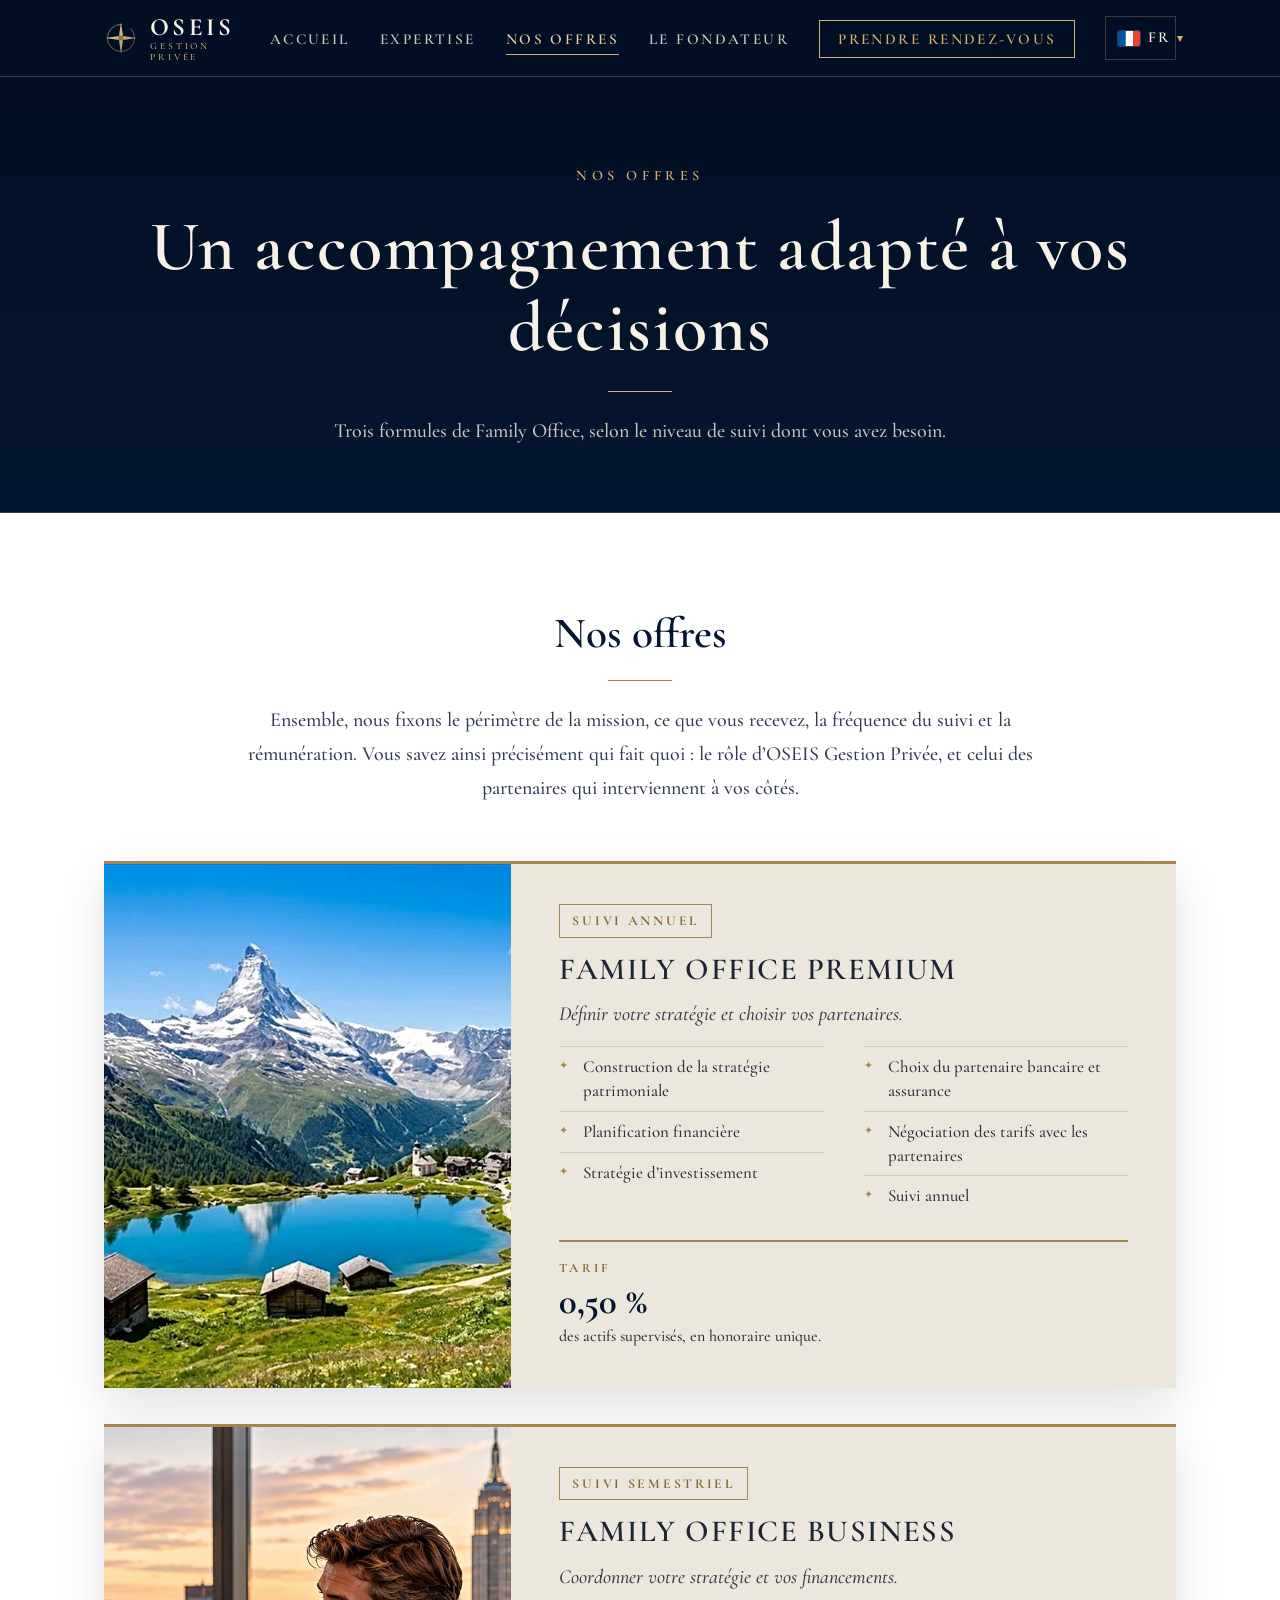
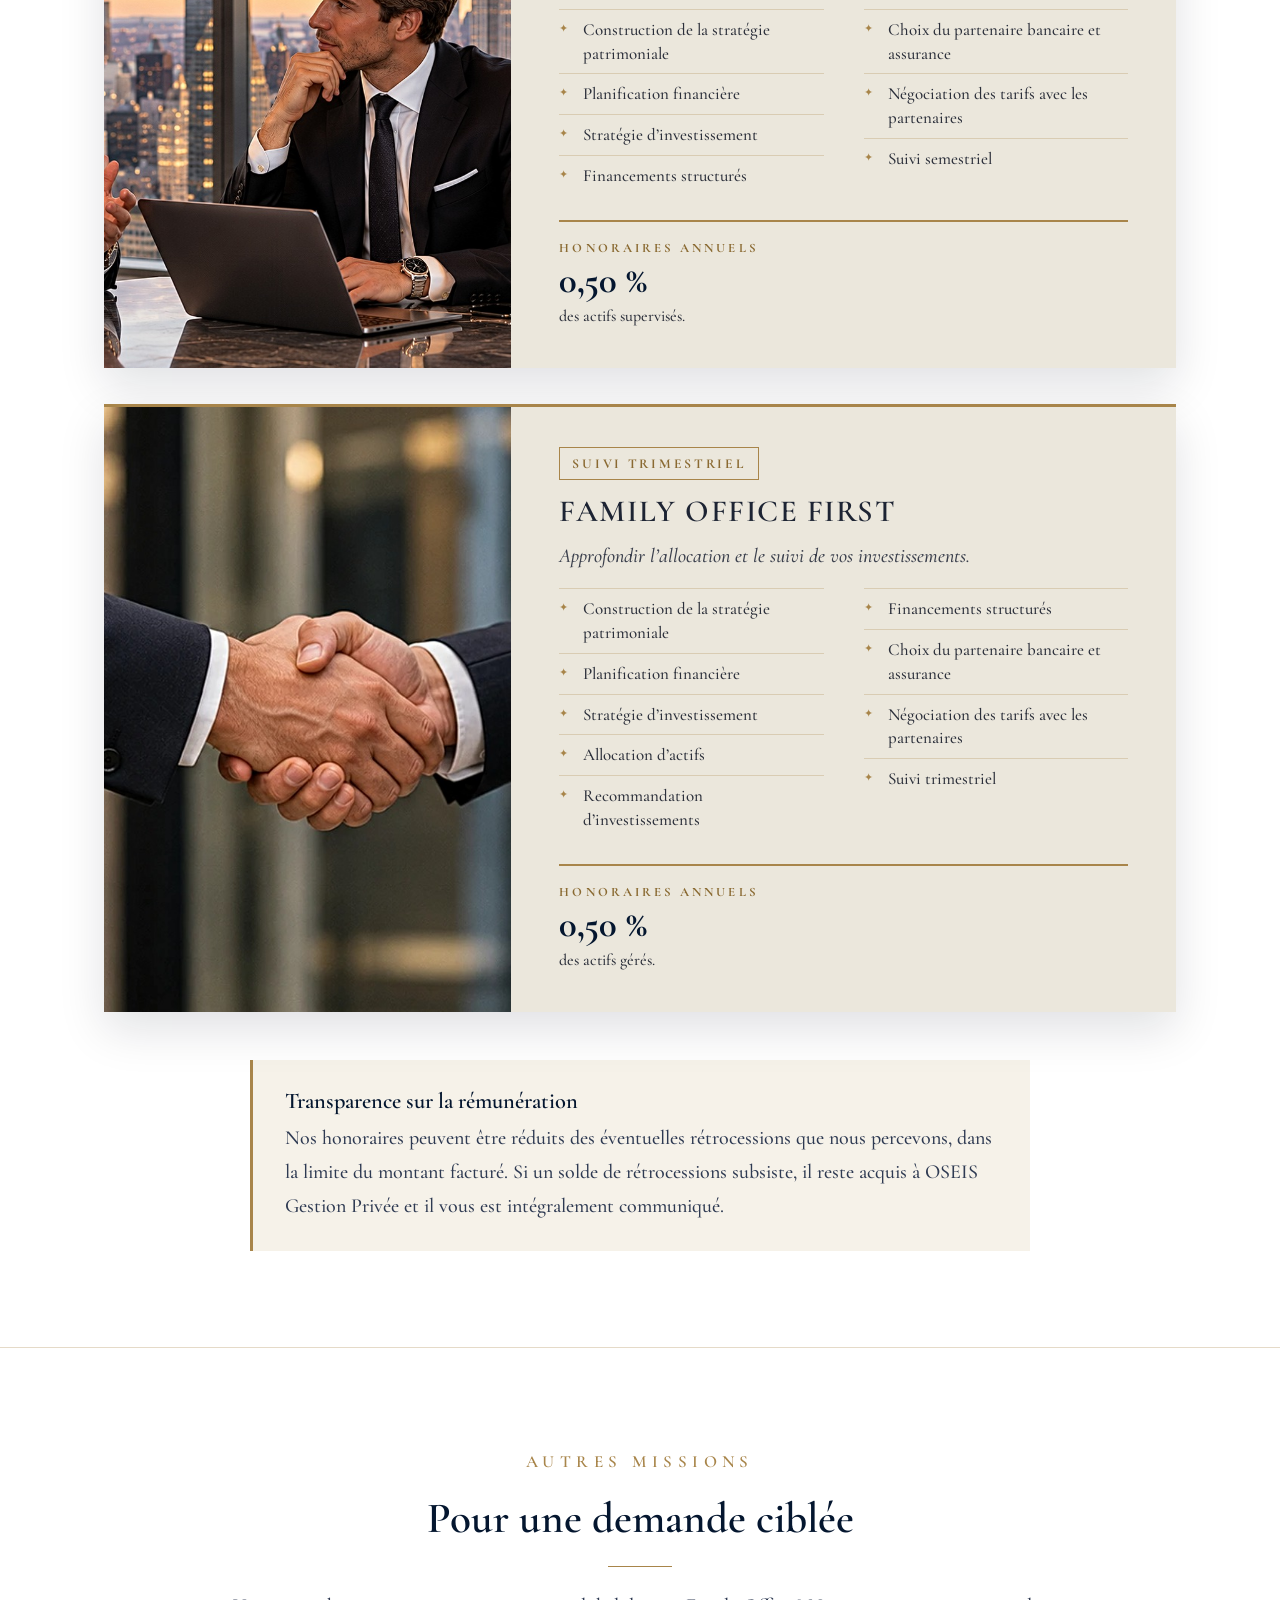
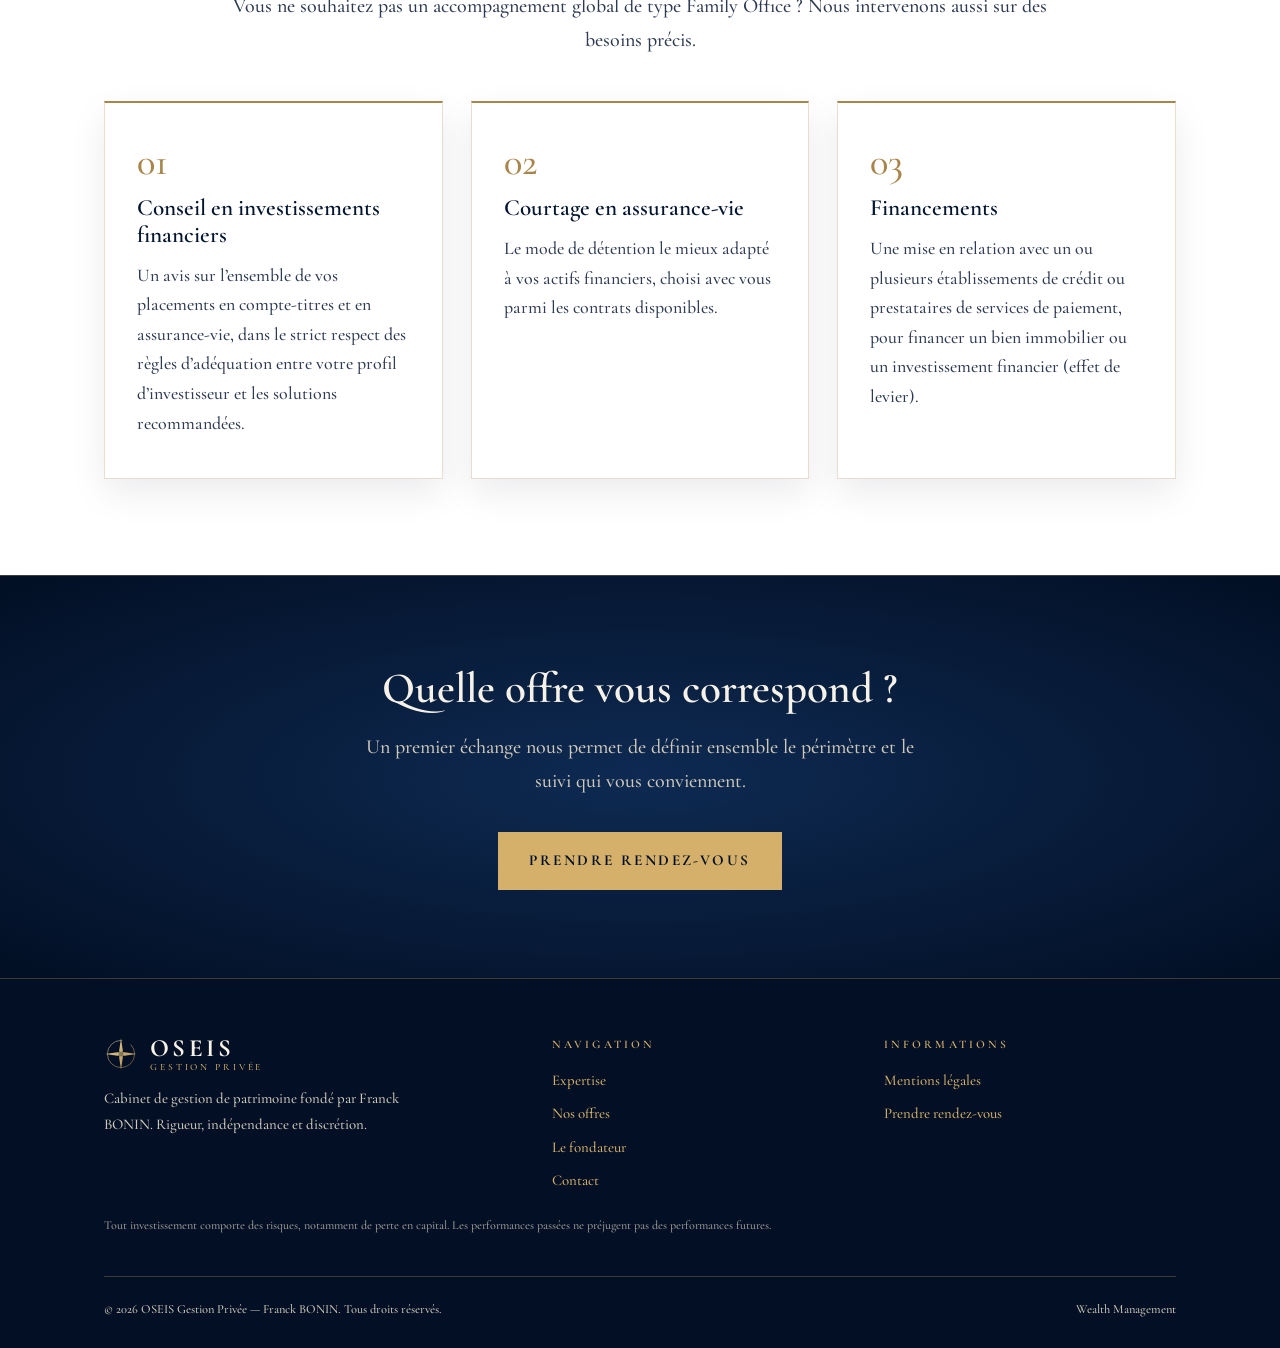
<file: offres.html>
<!DOCTYPE html>
<html lang="fr" class="no-js">
<head>
<meta charset="UTF-8">
<meta name="viewport" content="width=device-width, initial-scale=1.0">
<title>Nos offres — OSEIS Gestion Privée</title>
<meta name="description" content="Family Office Premium, Business et First : les offres d’accompagnement patrimonial d’OSEIS Gestion Privée, avec leurs honoraires.">
<link rel="icon" href="images/logo-oseis-gp.webp">
<link rel="preconnect" href="https://fonts.googleapis.com">
<link rel="preconnect" href="https://fonts.gstatic.com" crossorigin>
<link href="https://fonts.googleapis.com/css2?family=Cormorant+Garamond:ital,wght@0,500;0,600;0,700;1,500&family=Inter:wght@400;500;600&display=swap" rel="stylesheet">
<link rel="stylesheet" href="css/style.css?v=202611112114">
</head>
<body>

<header class="site-header">
  <div class="header-inner">
    <a href="index.html" class="brand" aria-label="OSEIS Gestion Privée — accueil">
      <svg viewBox="0 0 100 100" aria-hidden="true"><use href="#compass"/></svg>
      <span class="brand-text"><strong>OSEIS</strong><span>Gestion Privée</span></span>
    </a>
    <button class="nav-toggle" aria-label="Ouvrir le menu" aria-expanded="false">☰</button>
    <nav class="main-nav" aria-label="Navigation principale">
      <ul>
        <li><a href="index.html">Accueil</a></li>
        <li><a href="expertise.html">Expertise</a></li>
        <li><a href="offres.html" aria-current="page">Nos offres</a></li>
        <li><a href="fondateur.html">Le fondateur</a></li>
        <li><a href="contact.html" class="nav-cta">Prendre rendez-vous</a></li>
        <li class="lang"><button type="button" class="lang-btn" aria-haspopup="listbox" aria-expanded="false" aria-label="Langue / Language"><img class="lang-flag" src="images/flags/fr.svg" alt="" width="22" height="15"><span class="lang-code">FR</span><span class="caret" aria-hidden="true">▾</span></button><ul class="lang-menu" role="listbox" hidden><li role="presentation"><button type="button" role="option" data-lang="fr"><img src="images/flags/fr.svg" alt="" width="22" height="15">Français</button></li><li role="presentation"><button type="button" role="option" data-lang="en"><img src="images/flags/gb.svg" alt="" width="22" height="15">English</button></li></ul></li>
      </ul>
    </nav>
  </div>
</header>

<svg width="0" height="0" style="position:absolute" aria-hidden="true">
  <defs>
    <linearGradient id="g" x1="0" y1="0" x2="1" y2="1"><stop offset="0" stop-color="#ecd29a"/><stop offset="1" stop-color="#a8854a"/></linearGradient>
    <symbol id="compass" viewBox="0 0 100 100">
      <circle cx="50" cy="50" r="40" fill="none" stroke="url(#g)" stroke-width="1.6" stroke-dasharray="190 30" stroke-linecap="round"/>
      <path d="M50 4 L56 44 L96 50 L56 56 L50 96 L44 56 L4 50 L44 44 Z" fill="url(#g)"/>
      <path d="M50 26 L54 46 L74 50 L54 54 L50 74 L46 54 L26 50 L46 46 Z" fill="#04162f" opacity=".35" transform="rotate(45 50 50)"/>
    </symbol>
  </defs>
</svg>
<main>
<section class="page-hero"><div class="container"><span class="eyebrow">Nos offres</span><h1>Un accompagnement adapté à vos décisions</h1><hr class="rule center"><p>Trois formules de Family Office, selon le niveau de suivi dont vous avez besoin.</p></div></section>

<section class="block light expertise-list offers-list">
<div class="container">
<div class="section-head center reveal">
<h2>Nos offres</h2><hr class="rule center">
<p>Ensemble, nous fixons le périmètre de la mission, ce que vous recevez, la fréquence du suivi et la rémunération. Vous savez ainsi précisément qui fait quoi : le rôle d’OSEIS Gestion Privée, et celui des partenaires qui interviennent à vos côtés.</p>
</div>

<div class="offer-grid">

<article class="offer-card reveal">
  <div class="offer-card__img"><img src="images/offre-1.jpg?v=202611112030" alt="Sommets et horizon dégagé" loading="lazy"></div>
  <div class="offer-card__body offer-panel">
    <span class="offer-tag">Suivi annuel</span>
    <h3>Family Office Premium</h3>
    <p class="offer-goal">Définir votre stratégie et choisir vos partenaires.</p>
    <ul>
      <li>Construction de la stratégie patrimoniale</li>
      <li>Planification financière</li>
      <li>Stratégie d’investissement</li>
      <li>Choix du partenaire bancaire et assurance</li>
      <li>Négociation des tarifs avec les partenaires</li>
      <li>Suivi annuel</li>
    </ul>
    <div class="offer-fee"><small>Tarif</small><strong>0,50 %</strong><span>des actifs supervisés, en honoraire unique.</span></div>
  </div>
</article>

<article class="offer-card reveal">
  <div class="offer-card__img"><img src="images/offre-2.jpg?v=202611112030" alt="Deux conseillers en costume échangent face à une grande ville au coucher du soleil" style="object-position: 78% 50%" loading="lazy"></div>
  <div class="offer-card__body offer-panel">
    <span class="offer-tag">Suivi semestriel</span>
    <h3>Family Office Business</h3>
    <p class="offer-goal">Coordonner votre stratégie et vos financements.</p>
    <ul>
      <li>Construction de la stratégie patrimoniale</li>
      <li>Planification financière</li>
      <li>Stratégie d’investissement</li>
      <li>Financements structurés</li>
      <li>Choix du partenaire bancaire et assurance</li>
      <li>Négociation des tarifs avec les partenaires</li>
      <li>Suivi semestriel</li>
    </ul>
    <div class="offer-fee"><small>Honoraires annuels</small><strong>0,50 %</strong><span>des actifs supervisés.</span></div>
  </div>
</article>

<article class="offer-card reveal">
  <div class="offer-card__img"><img src="images/offre-3.jpg?v=202611112030" alt="Poignée de main entre deux hommes en costume" loading="lazy"></div>
  <div class="offer-card__body offer-panel">
    <span class="offer-tag">Suivi trimestriel</span>
    <h3>Family Office First</h3>
    <p class="offer-goal">Approfondir l’allocation et le suivi de vos investissements.</p>
    <ul>
      <li>Construction de la stratégie patrimoniale</li>
      <li>Planification financière</li>
      <li>Stratégie d’investissement</li>
      <li>Allocation d’actifs</li>
      <li>Recommandation d’investissements</li>
      <li>Financements structurés</li>
      <li>Choix du partenaire bancaire et assurance</li>
      <li>Négociation des tarifs avec les partenaires</li>
      <li>Suivi trimestriel</li>
    </ul>
    <div class="offer-fee"><small>Honoraires annuels</small><strong>0,50 %</strong><span>des actifs gérés.</span></div>
  </div>
</article>

</div>

<aside class="note reveal">
<h3>Transparence sur la rémunération</h3>
<p>Nos honoraires peuvent être réduits des éventuelles rétrocessions que nous percevons, dans la limite du montant facturé. Si un solde de rétrocessions subsiste, il reste acquis à OSEIS Gestion Privée et il vous est intégralement communiqué.</p>
</aside>
</div>
</section>

<section class="block light light--soft">
<div class="container">
<div class="section-head center reveal">
<span class="eyebrow">Autres missions</span>
<h2>Pour une demande ciblée</h2><hr class="rule center">
<p>Vous ne souhaitez pas un accompagnement global de type Family Office&nbsp;? Nous intervenons aussi sur des besoins précis.</p>
</div>
<div class="values">
<article class="card reveal"><span class="num">01</span><h3>Conseil en investissements financiers</h3><p>Un avis sur l’ensemble de vos placements en compte‑titres et en assurance‑vie, dans le strict respect des règles d’adéquation entre votre profil d’investisseur et les solutions recommandées.</p></article>
<article class="card reveal"><span class="num">02</span><h3>Courtage en assurance‑vie</h3><p>Le mode de détention le mieux adapté à vos actifs financiers, choisi avec vous parmi les contrats disponibles.</p></article>
<article class="card reveal"><span class="num">03</span><h3>Financements</h3><p>Une mise en relation avec un ou plusieurs établissements de crédit ou prestataires de services de paiement, pour financer un bien immobilier ou un investissement financier (effet de levier).</p></article>
</div>
</div>
</section>

<section class="cta-band"><div class="container reveal"><h2>Quelle offre vous correspond&nbsp;?</h2><p>Un premier échange nous permet de définir ensemble le périmètre et le suivi qui vous conviennent.</p><div class="btn-row"><a href="contact.html" class="btn btn-gold">Prendre rendez-vous</a></div></div></section>
</main>
<footer class="site-footer">
  <div class="container">
    <div class="footer-inner">
      <div>
        <a href="index.html" class="brand"><svg viewBox="0 0 100 100" aria-hidden="true"><use href="#compass"/></svg><span class="brand-text"><strong>OSEIS</strong><span>Gestion Privée</span></span></a>
        <p>Cabinet de gestion de patrimoine fondé par Franck BONIN. Rigueur, indépendance et discrétion.</p>
      </div>
      <div><h4>Navigation</h4><ul><li><a href="expertise.html">Expertise</a></li><li><a href="offres.html">Nos offres</a></li><li><a href="fondateur.html">Le fondateur</a></li><li><a href="contact.html">Contact</a></li></ul></div>
      <div><h4>Informations</h4><ul><li><a href="mentions-legales.html">Mentions légales</a></li><li><a href="contact.html">Prendre rendez-vous</a></li></ul></div>
    </div>
    <p class="risk">Tout investissement comporte des risques, notamment de perte en capital. Les performances passées ne préjugent pas des performances futures.</p>
    <div class="footer-bottom"><span>© 2026 OSEIS Gestion Privée — Franck BONIN. Tous droits réservés.</span><span>Wealth Management</span></div>
  </div>
</footer>
<script src="js/main.js?v=202611112114"></script>
<script src="js/i18n.js?v=202611112114"></script>
</body>
</html>
</file>
<file: css/style.css>
:root {
  --navy-900: #020f24;
  --navy-800: #04162f;
  --navy-700: #081f40;
  --navy-600: #0e2a52;
  --gold: #d4b06a;
  --gold-light: #ecd29a;
  --gold-dark: #a8854a;
  --ivory: #f7f2e8;
  --ivory-dim: #cfc9bb;
  --line: rgba(212, 176, 106, 0.28);
  --serif: "Cormorant Garamond", "Garamond", "Georgia", serif;
  --sans: "Cormorant Garamond", "Garamond", "Georgia", serif;
  --maxw: 1120px;
}

* { box-sizing: border-box; margin: 0; padding: 0; }
html { scroll-behavior: smooth; }
body {
  font-family: var(--sans);
  background: var(--navy-800);
  color: var(--ivory-dim);
  line-height: 1.7;
  font-size: 20px;
  font-weight: 500;
  -webkit-font-smoothing: antialiased;
}
img { max-width: 100%; height: auto; display: block; }
a { color: var(--gold); text-decoration: none; }
a:hover { color: var(--gold-light); }
.container { max-width: var(--maxw); margin: 0 auto; padding: 0 24px; }

h1, h2, h3 { font-family: var(--serif); color: var(--ivory); font-weight: 600; line-height: 1.15; }
h1 { font-size: clamp(2.6rem, 6vw, 4.4rem); letter-spacing: 0.02em; }
h2 { font-size: clamp(1.9rem, 4vw, 2.7rem); }
h3 { font-size: 1.45rem; }

.eyebrow {
  display: inline-block;
  font-size: 0.9rem; font-weight: 600;
  letter-spacing: 0.32em;
  text-transform: uppercase;
  color: var(--gold);
  margin-bottom: 18px;
}
.rule { width: 64px; height: 1px; background: var(--gold); margin: 22px 0; border: 0; }
.rule.center { margin-left: auto; margin-right: auto; }

/* ---------- Header ---------- */
.site-header {
  position: sticky; top: 0; z-index: 50;
  background: rgba(2, 15, 36, 0.92);
  backdrop-filter: blur(10px);
  border-bottom: 1px solid var(--line);
}
.header-inner { max-width: var(--maxw); margin: 0 auto; padding: 14px 24px; display: flex; align-items: center; justify-content: space-between; gap: 24px; }
.brand { display: flex; align-items: center; gap: 12px; color: var(--ivory); }
.brand svg { width: 34px; height: 34px; flex: none; }
.brand-text { display: flex; flex-direction: column; line-height: 1.1; }
.brand-text strong { font-family: var(--serif); font-size: 1.55rem; letter-spacing: 0.14em; font-weight: 700; }
.brand-text span { font-size: 0.6rem; letter-spacing: 0.3em; text-transform: uppercase; color: var(--gold); }
.main-nav ul { list-style: none; display: flex; gap: 30px; align-items: center; }
.main-nav a { white-space: nowrap; color: var(--ivory-dim); font-weight: 600; font-size: 0.95rem; letter-spacing: 0.16em; text-transform: uppercase; padding: 6px 0; border-bottom: 1px solid transparent; }
.main-nav a:hover, .main-nav a[aria-current="page"] { color: var(--gold-light); border-bottom-color: var(--gold); }
.main-nav .nav-cta { border: 1px solid var(--gold); padding: 9px 18px; color: var(--gold); }
.main-nav .nav-cta:hover { background: var(--gold); color: var(--navy-900); }
.nav-toggle { display: none; background: none; border: 1px solid var(--line); color: var(--gold); font-size: 1.3rem; width: 44px; height: 44px; cursor: pointer; }

/* ---------- Buttons ---------- */
.btn {
  font-weight: 700;
  display: inline-block; cursor: pointer;
  font-family: var(--sans); font-size: 0.95rem; letter-spacing: 0.16em; text-transform: uppercase;
  padding: 15px 30px; border: 1px solid var(--gold); transition: all .25s;
}
.btn-gold { background: var(--gold); color: var(--navy-900); font-weight: 700; }
.btn-gold:hover { background: var(--gold-light); color: var(--navy-900); }
.btn-ghost { background: transparent; color: var(--gold); }
.btn-ghost:hover { background: rgba(212,176,106,.12); color: var(--gold-light); }
.btn-row { display: flex; gap: 16px; flex-wrap: wrap; margin-top: 34px; }

/* ---------- Hero ---------- */
.hero {
  position: relative; overflow: hidden;
  background: radial-gradient(ellipse at 75% 40%, #0b2a55 0%, var(--navy-800) 55%, var(--navy-900) 100%);
  padding: 96px 0 104px;
}
.hero-grid { display: grid; grid-template-columns: 1.25fr 0.75fr; gap: 56px; align-items: center; }
.hero h1 span { color: var(--gold); }
.hero .lead { font-family: var(--serif); font-size: clamp(1.35rem, 2.4vw, 1.7rem); font-weight: 500; line-height: 1.5; max-width: 560px; color: var(--ivory); margin-top: 8px; }
.hero-visual { position: relative; display: grid; place-items: center; }
.hero-visual .compass-bg { position: absolute; width: 120%; max-width: 560px; opacity: .16; animation: spin 90s linear infinite; }
.hero-visual .logo-card { position: relative; border: 1px solid var(--line); box-shadow: 0 30px 80px rgba(0,0,0,.5); background: var(--navy-900); }
.hero-visual .logo-card img { width: 100%; }
@keyframes spin { to { transform: rotate(360deg); } }
@media (prefers-reduced-motion: reduce) { .hero-visual .compass-bg { animation: none; } html { scroll-behavior: auto; } }

.page-hero { padding: 80px 0 64px; text-align: center; background: linear-gradient(180deg, var(--navy-900), var(--navy-800)); border-bottom: 1px solid var(--line); }
.page-hero p { max-width: 640px; margin: 18px auto 0; }

/* ---------- Sections ---------- */
section.block { padding: 88px 0; }
section.alt { background: var(--navy-900); border-top: 1px solid var(--line); border-bottom: 1px solid var(--line); }
.section-head { max-width: 680px; margin-bottom: 52px; }
.section-head.center { margin-left: auto; margin-right: auto; text-align: center; }

.values { display: grid; grid-template-columns: repeat(3, 1fr); gap: 28px; }
.card {
  background: linear-gradient(165deg, rgba(212,176,106,.07) 0%, rgba(14,42,82,.28) 38%, rgba(2,15,36,.35) 100%);
  border: 1px solid var(--line); border-top: 2px solid var(--gold-dark); padding: 40px 32px;
  transition: transform .25s, border-color .25s;
}
.card:hover { transform: translateY(-4px); border-color: var(--gold); }
.card .num { font-family: var(--serif); font-size: 2.4rem; color: var(--gold); line-height: 1; display: block; margin-bottom: 14px; }
.card h3 { margin-bottom: 12px; }
.card p { font-size: 1.12rem; line-height: 1.65; }
.card ul { list-style: none; margin-top: 14px; }
.card li { font-size: 1.05rem; padding: 7px 0 7px 22px; position: relative; border-top: 1px solid rgba(212,176,106,.12); }
.card li::before { content: "✦"; color: var(--gold); position: absolute; left: 0; font-size: .7rem; top: 11px; }

.cards-2 { display: grid; grid-template-columns: repeat(2, 1fr); gap: 28px; }

.quote { text-align: center; max-width: 780px; margin: 0 auto; }
.quote blockquote { font-family: var(--serif); font-style: italic; font-size: clamp(1.6rem, 3.4vw, 2.3rem); color: var(--ivory); line-height: 1.35; }
.quote cite { display: block; margin-top: 22px; font-style: normal; font-size: .8rem; letter-spacing: .28em; text-transform: uppercase; color: var(--gold); }

.split { display: grid; grid-template-columns: 0.8fr 1.2fr; gap: 64px; align-items: start; }
.portrait {
  aspect-ratio: 4/5; border: 1px solid var(--line);
  background: radial-gradient(circle at 50% 35%, var(--navy-600), var(--navy-900));
  display: grid; place-items: center; position: relative;
}
.portrait::after { content: ""; position: absolute; inset: 14px; border: 1px solid rgba(212,176,106,.2); pointer-events: none; }
.portrait svg { width: 46%; opacity: .85; }
.portrait figcaption { position: absolute; bottom: 26px; text-align: center; width: 100%; font-family: var(--serif); font-size: 1.3rem; color: var(--ivory); }
.portrait figcaption small { display: block; font-family: var(--sans); font-size: .62rem; letter-spacing: .3em; text-transform: uppercase; color: var(--gold); margin-top: 4px; }
.prose p { text-align: justify; hyphens: auto; -webkit-hyphens: auto; margin-bottom: 20px; font-family: var(--serif); font-size: 1.2rem; font-weight: 500; line-height: 1.6; color: #e4dfd2; }
.prose h2 { margin-bottom: 8px; }

.steps { counter-reset: s; display: grid; gap: 0; max-width: 820px; margin: 0 auto; }
.step { display: grid; grid-template-columns: 64px 1fr; gap: 22px; padding: 28px 0; border-top: 1px solid var(--line); }
.step:last-child { border-bottom: 1px solid var(--line); }
.step::before { counter-increment: s; content: "0" counter(s); font-family: var(--serif); font-size: 2.2rem; color: var(--gold); line-height: 1; }
.step h3 { margin-bottom: 6px; }

.cta-band { text-align: center; padding: 88px 0; background: radial-gradient(ellipse at center, var(--navy-600), var(--navy-900)); border-top: 1px solid var(--line); }
.cta-band p { max-width: 560px; margin: 16px auto 0; }
.cta-band .btn-row { justify-content: center; }

/* ---------- Contact ---------- */
.contact-grid { display: grid; grid-template-columns: 0.85fr 1.15fr; gap: 56px; }
.info-list { list-style: none; }
.info-list li { padding: 18px 0; border-top: 1px solid var(--line); }
.info-list li:last-child { border-bottom: 1px solid var(--line); }
.info-list small { display: block; font-size: .68rem; letter-spacing: .28em; text-transform: uppercase; color: var(--gold); margin-bottom: 4px; }
.info-list span { color: var(--ivory); }
form.contact-form { background: var(--navy-700); border: 1px solid var(--line); padding: 36px; display: grid; gap: 20px; }
.field label { display: block; font-size: .72rem; letter-spacing: .22em; text-transform: uppercase; color: var(--gold); margin-bottom: 8px; }
.field input, .field select, .field textarea {
  font-family: var(--sans);
  width: 100%; background: var(--navy-900); border: 1px solid var(--line); color: var(--ivory);
  padding: 13px 14px; font: inherit; font-size: .98rem; border-radius: 0;
}
.field textarea { min-height: 150px; resize: vertical; }
.field input:focus, .field select:focus, .field textarea:focus { outline: 2px solid var(--gold); outline-offset: 1px; border-color: var(--gold); }
.consent { display: flex; gap: 12px; font-size: .85rem; align-items: flex-start; }
.consent input { margin-top: 5px; accent-color: var(--gold); }
.form-note { font-size: .82rem; color: var(--ivory-dim); }
.form-status { font-size: .92rem; color: var(--gold-light); min-height: 1.4em; }
.honey { position: absolute; left: -9999px; }

.legal h2 { font-size: 1.7rem; margin: 36px 0 10px; }
.legal p, .legal li { margin-bottom: 10px; }
.legal ul { padding-left: 22px; }
.todo { background: rgba(212,176,106,.14); color: var(--gold-light); padding: 0 6px; }

/* ---------- Footer ---------- */
.site-footer { background: var(--navy-900); border-top: 1px solid var(--line); padding: 56px 0 28px; }
.footer-inner { display: grid; grid-template-columns: 1.4fr 1fr 1fr; gap: 40px; }
.footer-inner h4 { font-family: var(--sans); font-size: .72rem; letter-spacing: .28em; text-transform: uppercase; color: var(--gold); margin-bottom: 14px; font-weight: 600; }
.footer-inner ul { list-style: none; }
.footer-inner li { margin-bottom: 8px; font-size: .93rem; }
.footer-inner p { font-size: .93rem; max-width: 340px; margin-top: 14px; }
.footer-bottom { margin-top: 40px; padding-top: 22px; border-top: 1px solid var(--line); font-size: .78rem; display: flex; justify-content: space-between; flex-wrap: wrap; gap: 10px; }
.risk { font-size: .76rem; opacity: .75; margin-top: 14px; }

/* ---------- Reveal ---------- */
.reveal { opacity: 0; transform: translateY(22px); transition: opacity .8s ease, transform .8s ease; }
.reveal.in { opacity: 1; transform: none; }
.no-js .reveal { opacity: 1; transform: none; }
@media (prefers-reduced-motion: reduce) { .reveal { opacity: 1; transform: none; transition: none; } }

/* ---------- Responsive ---------- */
@media (max-width: 1000px) {
  .hero-grid, .split, .contact-grid { grid-template-columns: 1fr; }
  .hero-visual { order: -1; max-width: 420px; margin: 0 auto; }
  .values { grid-template-columns: 1fr; }
  .cards-2 { grid-template-columns: 1fr; }
  .footer-inner { grid-template-columns: 1fr 1fr; gap: 36px 28px; }
  .footer-inner > div:first-child { grid-column: 1 / -1; text-align: center; padding-bottom: 32px; border-bottom: 1px solid var(--line); }
  .footer-inner > div:first-child .brand { justify-content: center; }
  .footer-inner > div:first-child p { margin: 18px auto 0; font-size: .9rem; line-height: 1.75; }
  .footer-inner li { font-size: .88rem; margin-bottom: 12px; }
  .footer-inner a { color: var(--ivory-dim); }
  .footer-inner a:hover { color: var(--gold-light); }
  .site-footer { padding: 44px 0 24px; }
  .risk { text-align: center; line-height: 1.7; margin-top: 32px; }
  .footer-bottom { justify-content: center; text-align: center; }
  .portrait { max-width: 340px; }
  .nav-toggle { display: block; }
  .main-nav { display: none; position: absolute; top: 100%; left: 0; right: 0; background: var(--navy-900); border-bottom: 1px solid var(--line); padding: 12px 24px 24px; }
  .main-nav.open { display: block; }
  .main-nav ul { flex-direction: column; align-items: stretch; gap: 0; }
  .main-nav li a { display: block; padding: 14px 0; border-bottom: 1px solid rgba(212,176,106,.12); }
  .main-nav .nav-cta { margin-top: 14px; text-align: center; }
  section.block { padding: 64px 0; }
  .hero { padding: 56px 0 64px; }
}


/* ---------- Offres ---------- */
.offers { align-items: stretch; margin-top: 8px; }
.offer { display: flex; flex-direction: column; }
.offer-tag { align-self: flex-start; font-size: .85rem; font-weight: 700; letter-spacing: .2em; text-transform: uppercase; color: var(--gold); border: 1px solid var(--line); padding: 4px 12px; margin-bottom: 18px; }
.offer h3 { font-size: 1.7rem; }
.offer-goal { font-style: italic; color: var(--ivory) !important; font-size: 1.2rem !important; margin-bottom: 8px; }
.offer ul { flex: 1; margin-bottom: 24px; }
.offer-fee { border-top: 1px solid var(--gold-dark); padding-top: 18px; }
.offer-fee small { display: block; font-size: .8rem; font-weight: 700; letter-spacing: .24em; text-transform: uppercase; color: var(--gold); }
.offer-fee strong { display: block; font-family: var(--serif); font-size: 2.2rem; color: var(--ivory); line-height: 1.2; }
.offer-fee span { font-size: 1rem; line-height: 1.5; display: block; }
.note { max-width: 780px; margin: 48px auto 0; padding: 28px 32px; border-left: 2px solid var(--gold); background: rgba(212,176,106,.06); }
.note h3 { font-size: 1.4rem; margin-bottom: 8px; }
.note p { margin: 0; }

/* ---------- Notre objectif ---------- */
.objective-quote { font-family: var(--serif); font-style: italic; font-size: clamp(1.5rem, 3vw, 2rem); color: var(--gold-light); line-height: 1.35; margin-top: 4px; }
.objective-intro { text-align: justify; text-align-last: center; hyphens: auto; -webkit-hyphens: auto; margin-top: 22px; font-size: 1.15rem; line-height: 1.75; color: var(--ivory-dim); }
.section-head.center { max-width: 820px; }

.card p.justify { text-align: justify; hyphens: auto; -webkit-hyphens: auto; }

.hero-visual { width: 100%; }

/* Texte d'accroche justifié */
.hero h1 { text-align: justify; }
.hero .lead { text-align: justify; hyphens: auto; -webkit-hyphens: auto; }

/* ---------- Portrait du fondateur ---------- */
.portrait--photo { background: var(--navy-900); overflow: hidden; display: block; aspect-ratio: 4 / 5; }
.portrait--photo::after { z-index: 2; }
.portrait--photo img { width: 100%; height: 100%; object-fit: cover; object-position: 50% 22%; display: block; }
.portrait--photo figcaption { z-index: 3; bottom: 0; padding: 60px 0 22px; background: linear-gradient(180deg, transparent, rgba(2,15,36,.88)); }

/* ---------- Sélecteur de langue ---------- */
.main-nav li.lang { position: relative; }
.lang-btn { display: inline-flex; align-items: center; gap: 8px; background: transparent; color: var(--ivory); border: 1px solid var(--line); padding: 8px 12px; cursor: pointer; font: inherit; font-weight: 600; font-size: .95rem; letter-spacing: .1em; }
.lang-btn:hover, .lang-btn[aria-expanded="true"] { border-color: var(--gold); color: var(--gold-light); }
.lang-btn img, .lang-menu img { width: 22px; height: 15px; object-fit: cover; border-radius: 2px; box-shadow: 0 0 0 1px rgba(255,255,255,.18); }
.lang-btn .caret { font-size: .7rem; color: var(--gold); }
.main-nav .lang-menu { position: absolute; right: 0; top: calc(100% + 8px); min-width: 170px; display: block; list-style: none; background: var(--navy-900); border: 1px solid var(--line); box-shadow: 0 18px 40px rgba(0,0,0,.55); padding: 6px; z-index: 60; }
.lang-menu[hidden] { display: none; }
.main-nav .lang-menu li { display: block; }
.lang-menu button { display: flex; align-items: center; gap: 10px; width: 100%; background: transparent; border: 0; color: var(--ivory-dim); padding: 10px 12px; cursor: pointer; font: inherit; font-size: 1rem; text-align: left; }
.lang-menu button:hover, .lang-menu button[aria-selected="true"] { background: rgba(212,176,106,.12); color: var(--gold-light); }
@media (max-width: 1000px) {
  .main-nav li.lang { margin-top: 12px; }
  .lang-btn { width: 100%; justify-content: center; }
  .main-nav .lang-menu { position: static; box-shadow: none; margin-top: 8px; }
}
.hero h1 { font-size: clamp(2.3rem, 3.7vw, 3.35rem); line-height: 1.2; }
.hero .lead { max-width: none; }

/* ---------- Accueil : carte OSEIS épurée ---------- */
.card-flat { position: relative; width: 100%; max-width: 480px; border-radius: 10px; overflow: hidden;
  box-shadow: 0 22px 50px rgba(0,0,0,.45), 0 0 0 1px rgba(212,176,106,.28); }
.card-flat img { width: 100%; height: auto; display: block; }

/* ---------- Notre objectif : paysage + panneau, sur fond blanc ---------- */
section.block.light { background: #fff; padding: 96px 0; }
.feature { display: grid; grid-template-columns: 1.15fr 1fr; align-items: center; }
.feature-img { position: relative; z-index: 1; margin-right: -56px; box-shadow: 0 20px 50px rgba(2,15,36,.22); }
.feature-img img { width: 100%; aspect-ratio: 16 / 10; object-fit: cover; object-position: 60% 50%; display: block; }
.feature-panel { position: relative; z-index: 2; background: var(--navy-800); padding: 60px 56px; box-shadow: 0 24px 60px rgba(2,15,36,.28); }
.feature-panel h2 { text-transform: uppercase; letter-spacing: .05em; font-size: clamp(1.7rem, 3vw, 2.3rem); color: var(--ivory); }
.feature-panel .rule { background: var(--ivory); margin: 20px 0 24px; }
.feature-panel .objective-quote { text-align: left; font-size: clamp(1.25rem, 2vw, 1.55rem); margin: 0 0 18px; }
.feature-panel .objective-intro { margin: 0; text-align: justify; text-align-last: left; font-size: 1.12rem; line-height: 1.7; color: var(--ivory-dim); }
.duo { display: grid; grid-template-columns: 1fr 1fr; gap: 0; margin-top: 72px; }
.duo > div { padding: 0 48px; }
.duo > div:first-child { padding-left: 0; border-right: 1px solid rgba(168,133,74,.45); }
.duo > div:last-child { padding-right: 0; }
.duo h3 { color: var(--navy-800); font-size: 1.7rem; margin-bottom: 12px; }
.duo p { color: #2e3a52; font-size: 1.15rem; line-height: 1.7; text-align: justify; hyphens: auto; -webkit-hyphens: auto; }
@media (max-width: 1000px) {
  section.block.light { padding: 56px 0; }
  .feature { grid-template-columns: 1fr; }
  .feature-img { margin-right: 0; }
  .feature-panel { padding: 40px 28px; margin: -28px 16px 0; }
  .duo { grid-template-columns: 1fr; margin-top: 48px; }
  .duo > div, .duo > div:first-child, .duo > div:last-child { padding: 0; border: 0; }
  .duo > div:first-child { margin-bottom: 32px; }
}

/* ---------- Notre savoir-faire : photos + panneaux crème, sur fond blanc ---------- */
section.block.light--flush { padding-top: 0; }
.light .section-head h2 { color: var(--navy-800); }
.light .section-head .eyebrow { color: var(--gold-dark); }
.light .section-head .rule { background: var(--gold-dark); }
.light .section-head { margin-bottom: 44px; }
.split-feature { display: grid; grid-template-columns: 1fr 1fr; background: #ebe7dc; box-shadow: 0 18px 44px rgba(2,15,36,.12); margin-top: 36px; }
.split-feature:first-of-type { margin-top: 0; }
.sf-img { position: relative; min-height: 420px; overflow: hidden; }
.sf-img img { position: absolute; inset: 0; width: 100%; height: 100%; object-fit: cover; }
.split-feature--reverse .sf-img { order: 2; }
.sf-panel { display: flex; flex-direction: column; justify-content: center; padding: 56px 64px; }
.sf-panel h3 { color: #1d2433; font-size: clamp(1.9rem, 3vw, 2.6rem); font-weight: 500; line-height: 1.15; }
.sf-panel .rule { background: var(--gold-dark); width: 56px; height: 2px; margin: 24px 0 26px; }
.sf-panel p { color: #2b2f3a; font-size: 1.2rem; line-height: 1.7; text-align: justify; hyphens: auto; -webkit-hyphens: auto; }
@media (max-width: 1000px) {
  .split-feature { grid-template-columns: 1fr; }
  .split-feature--reverse .sf-img { order: 0; }
  .sf-img { min-height: 260px; }
  .sf-panel { padding: 36px 26px; }
}
.split-feature:not(.split-feature--reverse) .sf-img img { object-position: 50% 12%; }
@media (max-width: 1000px) { .sf-img { min-height: 340px; } }

/* Notre objectif : panneau beige clair, en écho à la photo */
.feature-panel { background: #ebe7dc; box-shadow: 0 24px 60px rgba(2,15,36,.16); }
.feature-panel .eyebrow { color: var(--gold-dark); }
.feature-panel h2 { color: #1d2433; }
.feature-panel .rule { background: var(--gold-dark); }
.feature-panel .objective-quote { color: #8a6a32; }
.feature-panel .objective-intro { color: #2b2f3a; }

/* ---------- Accueil : fond bleu d'origine + étoile du berger dorée ---------- */
.hero { background: radial-gradient(ellipse at 75% 40%, #0b2a55 0%, var(--navy-800) 55%, var(--navy-900) 100%); padding: 88px 0 96px; }
.hero h1 { font-family: var(--serif); font-weight: 600; text-transform: uppercase; letter-spacing: .07em; line-height: 1.28;
  font-size: clamp(1.9rem, 3.2vw, 2.8rem); color: var(--ivory); text-align: justify; text-align-last: left; hyphens: none; }
.hero h1 span { color: inherit; }
.hero .rule { background: var(--gold); height: 2px; width: 64px; margin: 26px 0 28px; }
.hero .lead { color: var(--ivory); font-size: clamp(1.25rem, 1.8vw, 1.5rem); font-weight: 500; line-height: 1.65; text-align: justify; text-align-last: left; }
.hero-visual { position: relative; min-height: 340px; }
.hero-visual .compass-bg { position: relative; width: 100%; max-width: 460px; opacity: .5;
  filter: drop-shadow(0 0 22px rgba(212,176,106,.3)); animation: spin 70s linear infinite; }
.star-wordmark { position: absolute; inset: 0; z-index: 2; display: flex; flex-direction: column; align-items: center; justify-content: center; text-align: center; pointer-events: none;
  text-shadow: 0 0 14px rgba(2,15,36,.95), 0 0 30px rgba(2,15,36,.85), 0 2px 4px rgba(2,15,36,.9); }
.star-wordmark strong { font-family: var(--serif); font-weight: 700; font-size: clamp(2.8rem, 5.2vw, 4.4rem); letter-spacing: .16em; padding-left: .16em; line-height: 1.05; color: var(--gold-light); }
.star-wordmark span { font-family: var(--serif); font-weight: 600; font-size: clamp(1.05rem, 1.7vw, 1.35rem); font-weight: 700; letter-spacing: .34em; padding-left: .34em; text-transform: uppercase; color: var(--gold-light); margin-top: 8px; }

/* Accueil : lisibilité du titre et du paragraphe */
.hero h1 { text-align: left; text-align-last: auto; letter-spacing: .035em; word-spacing: .04em; line-height: 1.3;
  font-size: clamp(1.8rem, 2.9vw, 2.55rem); max-width: 17em; text-wrap: balance; }
.hero .lead { text-align: left; text-align-last: auto; hyphens: none; -webkit-hyphens: none; max-width: 34em;
  font-size: clamp(1.2rem, 1.6vw, 1.38rem); line-height: 1.75; letter-spacing: .005em; color: #efe9dc; text-wrap: pretty; }

/* Notre objectif : panneau beige plus bas / plus compact */
.feature-panel { padding: 44px 56px 46px; }
.feature-panel h2 { margin-top: 0; }
.feature-panel .rule { margin: 16px 0 20px; }
.feature-panel .objective-quote { margin-bottom: 14px; }
.feature-panel .objective-intro { font-size: 1.08rem; line-height: 1.62; }
@media (max-width: 1000px) { .feature-panel { padding: 34px 26px; } }

/* « Notre savoir-faire » : libellé agrandi de 2 points */
.light .section-head .eyebrow { font-size: calc(.9rem + 2pt); }
.split-feature:not(.split-feature--reverse) .sf-img img { object-position: 50% 50%; }

/* Cartes sur fond blanc (Notre méthode) */
.light .card { background: #fff; border: 1px solid #e6dfcf; border-top: 2px solid var(--gold-dark); box-shadow: 0 14px 34px rgba(2,15,36,.08); }
.light .card:hover { border-color: var(--gold-dark); }
.light .card .num { color: var(--gold-dark); }
.light .card h3 { color: var(--navy-800); }
.light .card p { color: #2e3a52; }

/* ---------- Page Contact : fond blanc ---------- */
body.page-light { background: #fff; color: #2b3547; }
.page-light .page-hero { background: #fff; border-bottom: 1px solid rgba(168,133,74,.35); }
.page-light .page-hero h1 { color: var(--navy-800); }
.page-light .page-hero .eyebrow { color: var(--gold-dark); }
.page-light .page-hero .rule { background: var(--gold-dark); }
.page-light .page-hero p { color: #2e3a52; }
.page-light section.block h2 { color: var(--navy-800); }
.page-light section.block .rule { background: var(--gold-dark); }
.page-light .info-list li { border-color: rgba(168,133,74,.35); }
.page-light .info-list small { color: var(--gold-dark); }
.page-light .info-list span { color: var(--navy-800); }
.page-light form.contact-form { background: #f6f2e9; border: 1px solid #e4dccb; box-shadow: 0 14px 34px rgba(2,15,36,.07); }
.page-light .field label { color: #8a6a32; }
.page-light .field input, .page-light .field select, .page-light .field textarea { background: #fff; border: 1px solid #d9cfba; color: var(--navy-800); }
.page-light .field input:focus, .page-light .field select:focus, .page-light .field textarea:focus { outline-color: var(--gold-dark); border-color: var(--gold-dark); }
.page-light .consent, .page-light .form-note { color: #2e3a52; }
.page-light .form-status { color: #8a6a32; }
.page-light .consent input { accent-color: var(--gold-dark); }
.page-light .site-footer { color: var(--ivory-dim); }

/* ---------- Expertise : thèmes adossés à une image ---------- */
.expertise-list { padding: 80px 0; }
.expertise-list .feature + .feature { margin-top: 56px; }
.feature--reverse { grid-template-columns: 1fr 1.15fr; }
.feature--reverse .feature-img { order: 2; margin-right: 0; margin-left: -56px; }
.feature--reverse .feature-panel { order: 1; }
.feature-panel h3 { text-transform: uppercase; letter-spacing: .05em; font-size: clamp(1.5rem, 2.6vw, 2.1rem); color: #1d2433; font-weight: 600; line-height: 1.2; }
.feature-panel h3 + .rule { background: var(--gold-dark); margin: 18px 0 22px; }
.feature-panel > p:not([class]) { color: #2b2f3a; font-size: 1.15rem; line-height: 1.65; text-align: justify; hyphens: auto; -webkit-hyphens: auto; margin: 0; }
@media (max-width: 1000px) {
  .expertise-list { padding: 48px 0; }
  .feature--reverse { grid-template-columns: 1fr; }
  .feature--reverse .feature-img { order: 0; margin-left: 0; }
  .feature--reverse .feature-panel { order: 0; }
}
.expertise-list .feature-panel { min-height: 470px; display: flex; flex-direction: column; justify-content: center; }
@media (max-width: 1000px) { .expertise-list .feature-panel { min-height: 0; } }

/* ---------- Mentions légales ---------- */
.legal-hero { padding: 72px 0 56px; }
.legal-section { padding: 56px 0 96px; }
.legal-en-note { display: none; margin-bottom: 28px; padding: 12px 18px; background: #f6f2e9; border-left: 3px solid var(--gold-dark); color: #2e3a52; font-size: 1rem; }
html[lang="en"] .legal-en-note { display: block; }
.legal-wrap { display: grid; grid-template-columns: 250px minmax(0, 1fr); gap: 64px; align-items: start; }

.legal-toc { position: sticky; top: 100px; padding-left: 22px; border-left: 2px solid rgba(168,133,74,.45); }
.legal-toc-title { display: block; font-size: .85rem; font-weight: 700; letter-spacing: .26em; text-transform: uppercase; color: var(--gold-dark); margin-bottom: 14px; }
.legal-toc ol { list-style: none; }
.legal-toc li { margin: 0; }
.legal-toc a { display: block; padding: 7px 0; color: #2e3a52; font-size: 1.02rem; line-height: 1.35; border-bottom: 1px solid transparent; }
.legal-toc a b { color: var(--gold-dark); font-weight: 700; margin-right: 8px; letter-spacing: .04em; }
.legal-toc a:hover { color: var(--navy-900); }
.legal-toc a:hover b { color: var(--navy-800); }

.legal-body { color: #2b3547; font-size: 1.1rem; line-height: 1.75; }
.legal-body p { margin: 0 0 14px; }
.legal-body a { color: #7d5f2b; text-decoration: underline; text-decoration-color: rgba(168,133,74,.5); text-underline-offset: 3px; }
.legal-body a:hover { color: var(--navy-900); }
.legal-body strong { color: var(--navy-800); }
.legal-body .small { font-size: .98rem; color: #3f4a61; }

.legal-sec { scroll-margin-top: 100px; padding: 44px 0; border-top: 1px solid rgba(168,133,74,.35); }
.legal-sec:first-child { border-top: 0; padding-top: 0; }
.legal-sec > header { display: flex; align-items: baseline; gap: 18px; margin-bottom: 22px; }
.legal-num { font-family: var(--serif); font-size: 2.6rem; font-weight: 600; line-height: 1; color: var(--gold-dark); }
.legal-sec h2 { color: var(--navy-800); font-size: clamp(1.6rem, 2.6vw, 2.15rem); line-height: 1.2; }
.legal-h3 { color: var(--navy-800); font-size: 1.45rem; margin: 30px 0 12px; }

/* Fiche d'identité */
.facts { background: #f6f2e9; border: 1px solid #e6dfcf; border-top: 2px solid var(--gold-dark); margin: 0 0 8px; }
.facts > div { display: grid; grid-template-columns: 240px 1fr; gap: 20px; padding: 13px 24px; border-bottom: 1px solid #e6dfcf; }
.facts > div:last-child { border-bottom: 0; }
.facts dt { font-size: .86rem; font-weight: 700; letter-spacing: .16em; text-transform: uppercase; color: #8a6a32; padding-top: 4px; }
.facts dd { color: var(--navy-800); font-weight: 600; }

/* Carte ORIAS */
.stat-card { background: var(--navy-800); color: var(--ivory-dim); padding: 36px 40px; margin-bottom: 28px; border-top: 3px solid var(--gold); }
.stat-label { display: block; font-size: .85rem; font-weight: 700; letter-spacing: .26em; text-transform: uppercase; color: var(--gold); }
.stat-value { display: block; font-family: var(--serif); font-size: clamp(2.2rem, 4vw, 3.2rem); font-weight: 600; color: var(--gold-light); line-height: 1.15; margin: 6px 0 14px; }
.legal-body .stat-card p { color: #d9d3c4; }
.legal-body .stat-card a { color: var(--gold-light); }
.legal-body .stat-card strong { color: var(--ivory); }
.badges { list-style: none; display: flex; flex-wrap: wrap; gap: 10px; margin: 6px 0 18px; }
.badges li { border: 1px solid var(--gold-dark); color: var(--ivory); padding: 8px 16px; font-size: 1.02rem; line-height: 1.3; }
.badges em { color: var(--gold-light); font-style: normal; font-weight: 700; }

/* Cartes par activité */
.sub-grid { display: grid; grid-template-columns: repeat(2, minmax(0, 1fr)); gap: 24px; }
.sub-grid--3 { grid-template-columns: repeat(3, minmax(0, 1fr)); }
.sub-card { background: #fff; border: 1px solid #e6dfcf; border-top: 2px solid var(--gold-dark); padding: 28px 28px 14px; box-shadow: 0 12px 30px rgba(2,15,36,.06); }
.sub-card h3 { color: var(--navy-800); font-size: 1.4rem; line-height: 1.25; margin-bottom: 14px; }
.authority { background: #f6f2e9; padding: 12px 16px; font-size: 1rem; border-left: 3px solid var(--gold-dark); }
.authority span { display: block; font-size: .8rem; font-weight: 700; letter-spacing: .18em; text-transform: uppercase; color: #8a6a32; margin-bottom: 2px; }
.address { line-height: 1.6; }

/* Tableaux */
.table-wrap { overflow-x: auto; border: 1px solid #e6dfcf; margin-bottom: 8px; }
.table-wrap table { width: 100%; border-collapse: collapse; min-width: 560px; font-size: 1.02rem; line-height: 1.5; }
.table-wrap th { background: var(--navy-800); color: var(--gold-light); font-size: .82rem; letter-spacing: .16em; text-transform: uppercase; text-align: left; padding: 14px 18px; font-weight: 700; }
.table-wrap td { padding: 16px 18px; border-top: 1px solid #e6dfcf; vertical-align: top; }
.table-wrap tbody tr:nth-child(even) td { background: #faf7f0; }
.table-wrap small { font-size: .92rem; color: #4b5670; }

/* Délais de réclamation */
.timeline-list { list-style: none; display: grid; grid-template-columns: 1fr 1fr; gap: 18px; margin-top: 22px; }
.timeline-list li { border-left: 3px solid var(--gold-dark); background: #f6f2e9; padding: 16px 22px; }
.timeline-list b { display: block; font-family: var(--serif); font-size: 1.9rem; color: var(--navy-800); line-height: 1.1; margin-bottom: 4px; }
.timeline-list span { font-size: 1.02rem; color: #2e3a52; }

.callout { border-left: 3px solid var(--gold-dark); background: #f6f2e9; padding: 18px 24px; }

@media (max-width: 1000px) {
  .legal-wrap { grid-template-columns: 1fr; gap: 28px; }
  .legal-toc { position: static; border-left: 0; padding: 20px 22px; background: #f6f2e9; border-top: 2px solid var(--gold-dark); }
  .legal-toc ol { columns: 2; column-gap: 24px; }
  .sub-grid, .sub-grid--3, .timeline-list { grid-template-columns: 1fr; }
  .facts > div { grid-template-columns: 1fr; gap: 2px; padding: 12px 18px; }
  .stat-card { padding: 28px 24px; }
  .sub-card { padding: 22px 20px 10px; }
}
@media (max-width: 560px) { .legal-toc ol { columns: 1; } .legal-num { font-size: 2.1rem; } }
@media print {
  .site-header, .site-footer, .legal-toc, .lang, .legal-en-note { display: none !important; }
  body.page-light { background: #fff; }
  .legal-sec { break-inside: avoid; }
  .stat-card, .table-wrap th { -webkit-print-color-adjust: exact; print-color-adjust: exact; }
}
.legal-body, .legal-toc, .legal-num, .stat-value, .timeline-list b { font-variant-numeric: lining-nums; font-feature-settings: "lnum" 1; }

/* Menu : tient entre 1001 et 1200 px de large (avec le sélecteur de langue) */
@media (min-width: 1001px) and (max-width: 1200px) {
  .header-inner { gap: 14px; }
  .main-nav ul { gap: 16px; }
  .main-nav a { letter-spacing: .08em; font-size: .88rem; }
  .main-nav .nav-cta { padding: 8px 12px; }
  .brand-text strong { font-size: 1.4rem; }
  .lang-btn { padding: 8px 9px; gap: 6px; }
}

/* ---------- Nos offres : une offre par image, comme « Expertise » ---------- */
.offers-list .section-head { margin-bottom: 56px; }
.light .section-head p { color: #2e3a52; }
.offers-list .feature { align-items: stretch; }
.offers-list .feature-img { display: flex; }
.offers-list .feature-img img { width: 100%; height: 100%; aspect-ratio: auto; min-height: 460px; object-fit: cover; }
.offers-list .feature-panel { min-height: 0; justify-content: flex-start; padding: 44px 52px; }
.offer-panel .offer-tag { color: #8a6a32; border-color: var(--gold-dark); margin-bottom: 14px; }
.offer-panel h3 { margin-bottom: 6px; }
.feature-panel .offer-goal { color: #3a3f4c !important; font-size: 1.25rem !important; font-style: italic; line-height: 1.45; margin: 6px 0 14px; text-align: left; }
.offer-panel ul { list-style: none; margin: 0 0 22px; }
.offer-panel li { position: relative; padding: 8px 0 8px 24px; font-size: 1.08rem; line-height: 1.4; color: #2b2f3a; border-top: 1px solid rgba(168,133,74,.28); }
.offer-panel li::before { content: "✦"; position: absolute; left: 0; top: 11px; font-size: .7rem; color: var(--gold-dark); }
.offer-panel .offer-fee { border-top: 2px solid var(--gold-dark); padding-top: 16px; margin-top: auto; }
.offer-panel .offer-fee small { color: #8a6a32; }
.offer-panel .offer-fee strong { color: var(--navy-800); }
.offer-panel .offer-fee span { color: #2b2f3a; }
.light .note { background: #f6f2e9; border-left: 3px solid var(--gold-dark); }
.light .note h3 { color: var(--navy-800); }
.light .note p { color: #2e3a52; }
.light--soft { background: #f7f3ea; border-top: 1px solid rgba(168,133,74,.3); padding-top: 80px; }
@media (max-width: 1000px) {
  .offers-list .feature-img img { min-height: 280px; }
  .offers-list .feature-panel { padding: 32px 24px; }
}

/* ---------- Expertise : détail de chaque savoir-faire ---------- */
.expertise-list .expertise + .expertise { margin-top: 104px; }
.feature-panel .panel-lead { font-style: italic; font-size: 1.3rem !important; line-height: 1.45 !important; color: #1d2433 !important; text-align: left !important; margin-bottom: 14px !important; }
.feature-panel > p:not([class]) + p:not([class]) { margin-top: 14px; }
.detail-grid { display: grid; grid-template-columns: repeat(3, minmax(0, 1fr)); gap: 24px; margin-top: 40px; }
.detail-grid--2 { grid-template-columns: repeat(2, minmax(0, 1fr)); }
.detail { background: #fff; border: 1px solid #e6dfcf; border-top: 2px solid var(--gold-dark); padding: 28px 28px 22px; box-shadow: 0 12px 30px rgba(2,15,36,.06); }
.detail h4 { font-family: var(--serif); font-size: 1.4rem; font-weight: 600; line-height: 1.25; color: var(--navy-800); margin-bottom: 12px; }
.detail p { color: #2b2f3a; font-size: 1.06rem; line-height: 1.62; margin: 0 0 10px; }
.detail .risk { font-size: .98rem; line-height: 1.55; color: #4b3a1a; background: #f6f2e9; border-left: 3px solid var(--gold-dark); padding: 10px 14px; margin-top: 12px; }
.expertise .callout { margin-top: 26px; color: #2e3a52; font-size: 1.06rem; line-height: 1.6; }
@media (max-width: 1000px) {
  .expertise-list .expertise + .expertise { margin-top: 64px; }
  .detail-grid, .detail-grid--2 { grid-template-columns: 1fr; gap: 18px; margin-top: 28px; }
  .detail { padding: 22px 20px 16px; }
}

/* ---------- Nos offres : une bande horizontale par offre (photo à gauche, texte à droite) ---------- */
.offer-grid { display: grid; grid-template-columns: 1fr; gap: 36px; }
.offer-card { display: grid; grid-template-columns: 38% 1fr; background: #ebe7dc; box-shadow: 0 18px 44px rgba(2,15,36,.12); border-top: 3px solid var(--gold-dark); overflow: hidden; }
.offer-card__img { position: relative; min-height: 360px; overflow: hidden; background: var(--navy-800); }
.offer-card__img img { position: absolute; inset: 0; width: 100%; height: 100%; object-fit: cover; display: block; transition: transform .6s ease; }
.offer-card:hover .offer-card__img img { transform: scale(1.04); }
.offer-card__body { display: flex; flex-direction: column; padding: 40px 48px 40px; }
.offer-card h3 { text-transform: uppercase; letter-spacing: .05em; font-size: clamp(1.6rem, 2.4vw, 2.1rem); color: #1d2433; font-weight: 600; line-height: 1.2; margin-bottom: 8px; }
.offer-card .offer-goal { color: #3a3f4c !important; font-size: 1.25rem !important; font-style: italic; line-height: 1.4; margin: 4px 0 18px; text-align: left; }
.offer-card ul { margin: 0 0 24px; columns: 2; column-gap: 40px; }
.offer-card li { font-size: 1.06rem; line-height: 1.4; break-inside: avoid; }
.offer-card .offer-fee { margin-top: auto; }
.offer-card .offer-fee strong { font-size: 2.3rem; }
@media (max-width: 1000px) {
  .offer-card { grid-template-columns: 34% 1fr; }
  .offer-card__body { padding: 30px 28px; }
  .offer-card ul { columns: 1; }
}
@media (max-width: 760px) {
  .offer-card { grid-template-columns: 1fr; }
  .offer-card__img { min-height: 240px; }
  .offer-card__body { padding: 26px 22px 28px; }
}

/* Offres : photo à gauche conservée jusqu'à 520 px (volet étroit, tablette) */
@media (min-width: 521px) and (max-width: 760px) {
  .offer-card { grid-template-columns: 32% 1fr; }
  .offer-card__img { min-height: 0; }
  .offer-card__body { padding: 22px 20px 24px; }
  .offer-card h3 { font-size: 1.3rem; letter-spacing: .03em; }
  .offer-card .offer-goal { font-size: 1.05rem !important; margin-bottom: 12px; }
  .offer-card li { font-size: .95rem; padding-left: 20px; }
  .offer-card .offer-tag { font-size: .7rem; letter-spacing: .12em; padding: 3px 9px; }
  .offer-card .offer-fee strong { font-size: 1.8rem; }
  .offer-card .offer-fee span { font-size: .95rem; }
}
@media (max-width: 520px) {
  .offer-card { grid-template-columns: 1fr; }
  .offer-card__img { min-height: 220px; }
}

/* Page Fondateur : fond blanc */
.page-light .prose p { color: #2b2f3a; }
.page-light .prose h2 { color: var(--navy-800); }
.page-light .prose .rule { background: var(--gold-dark); }
</file>
